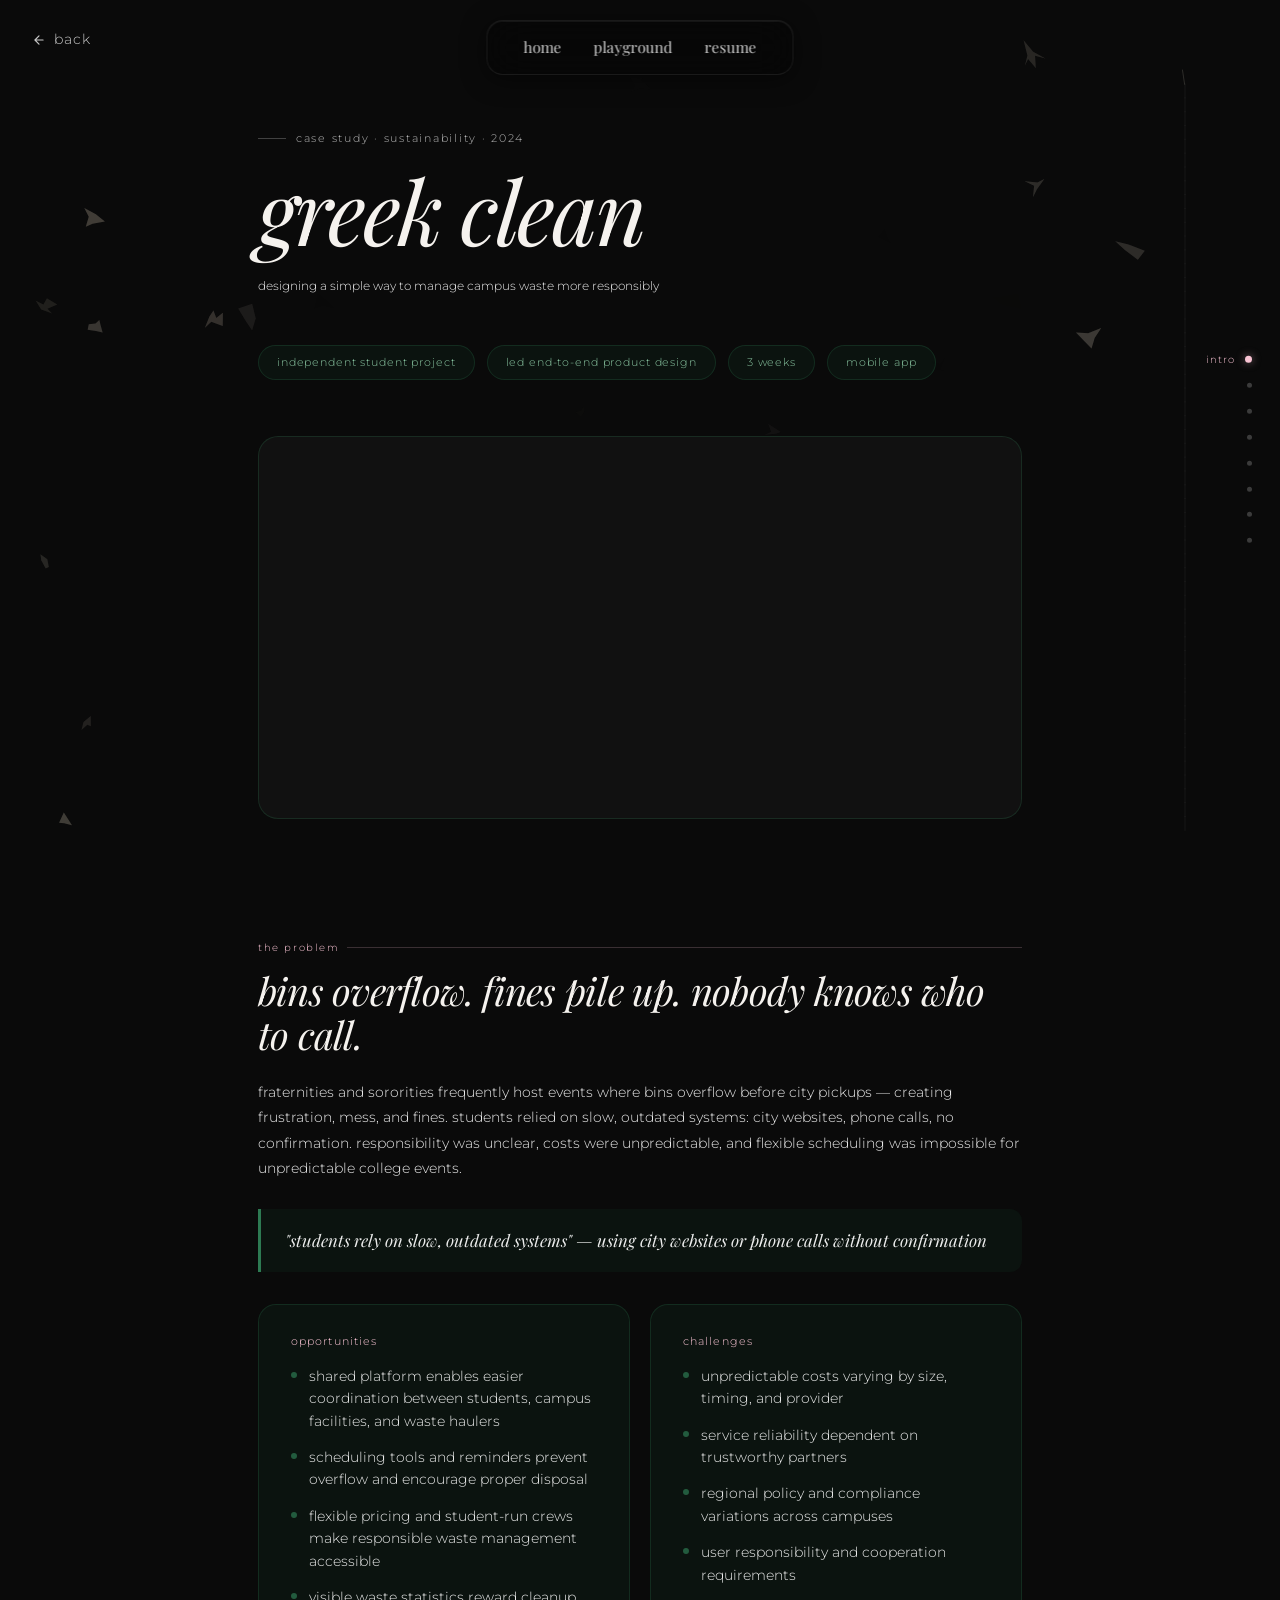
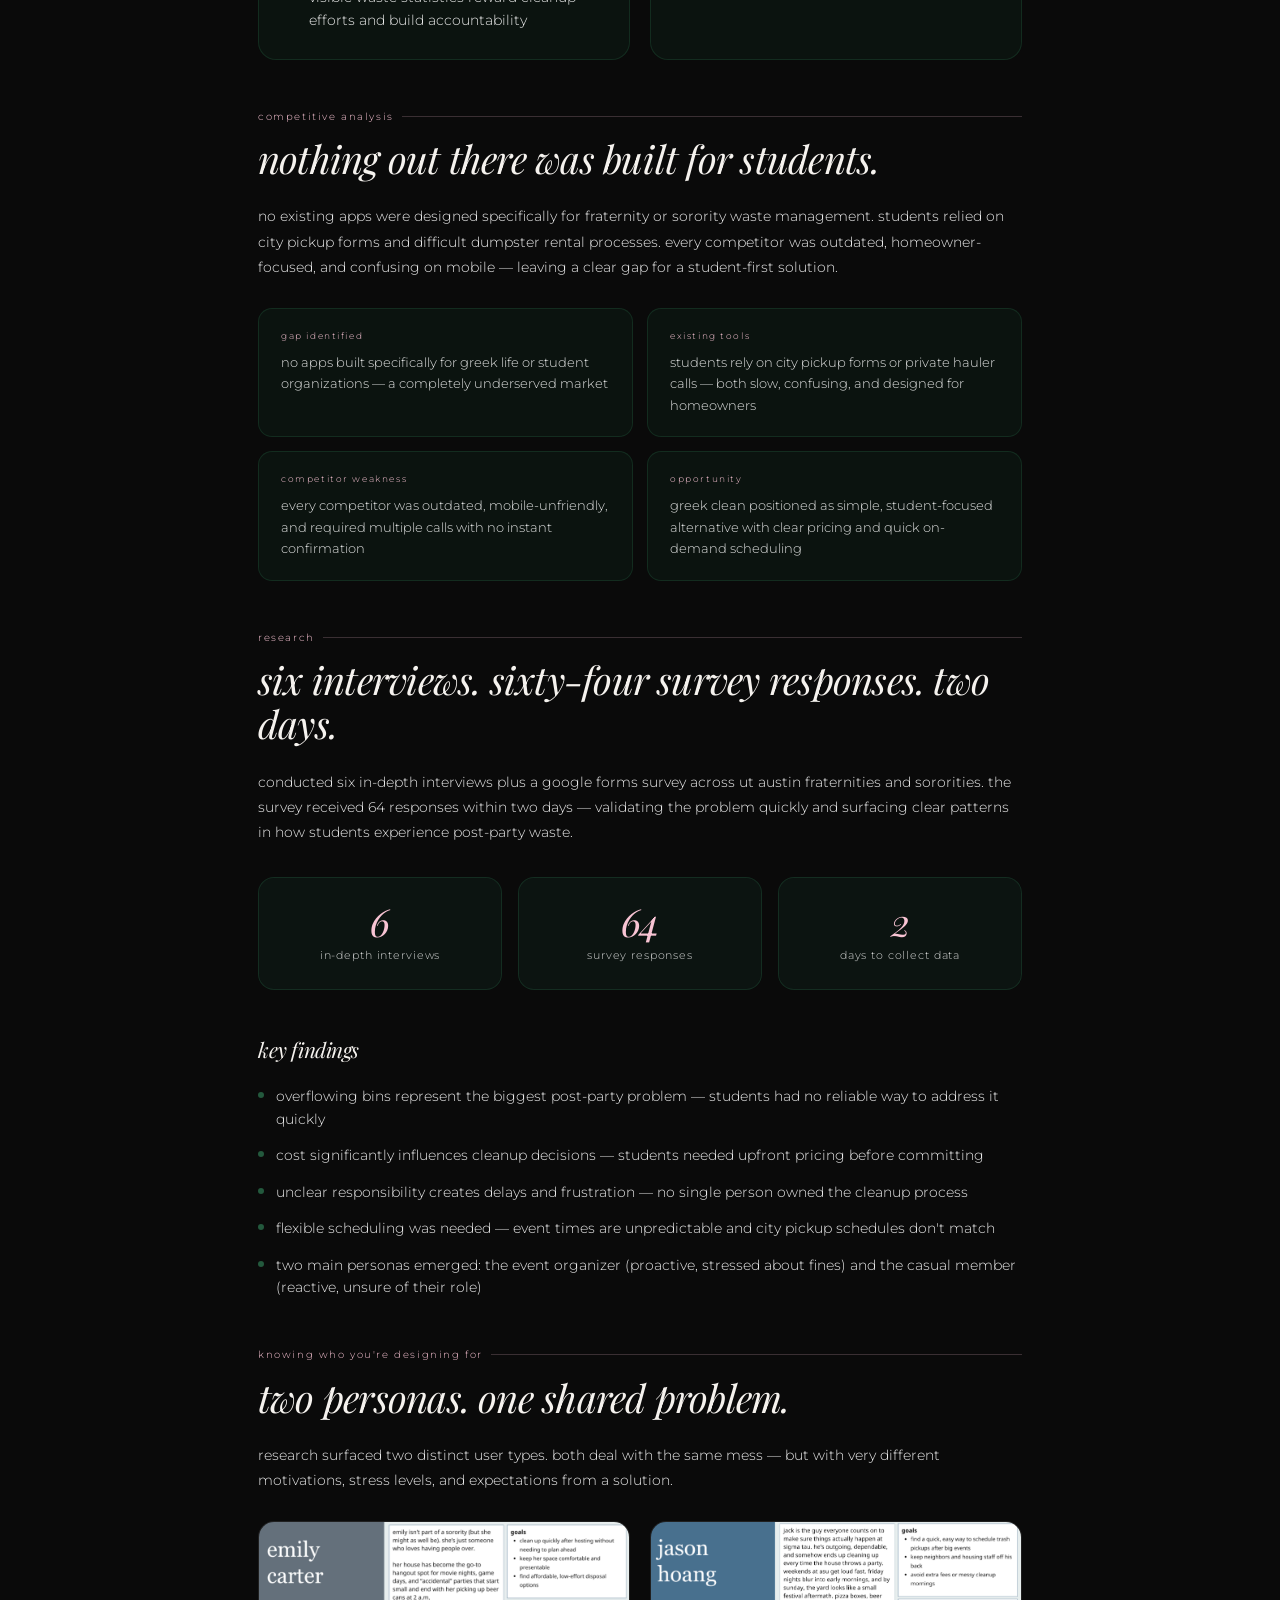
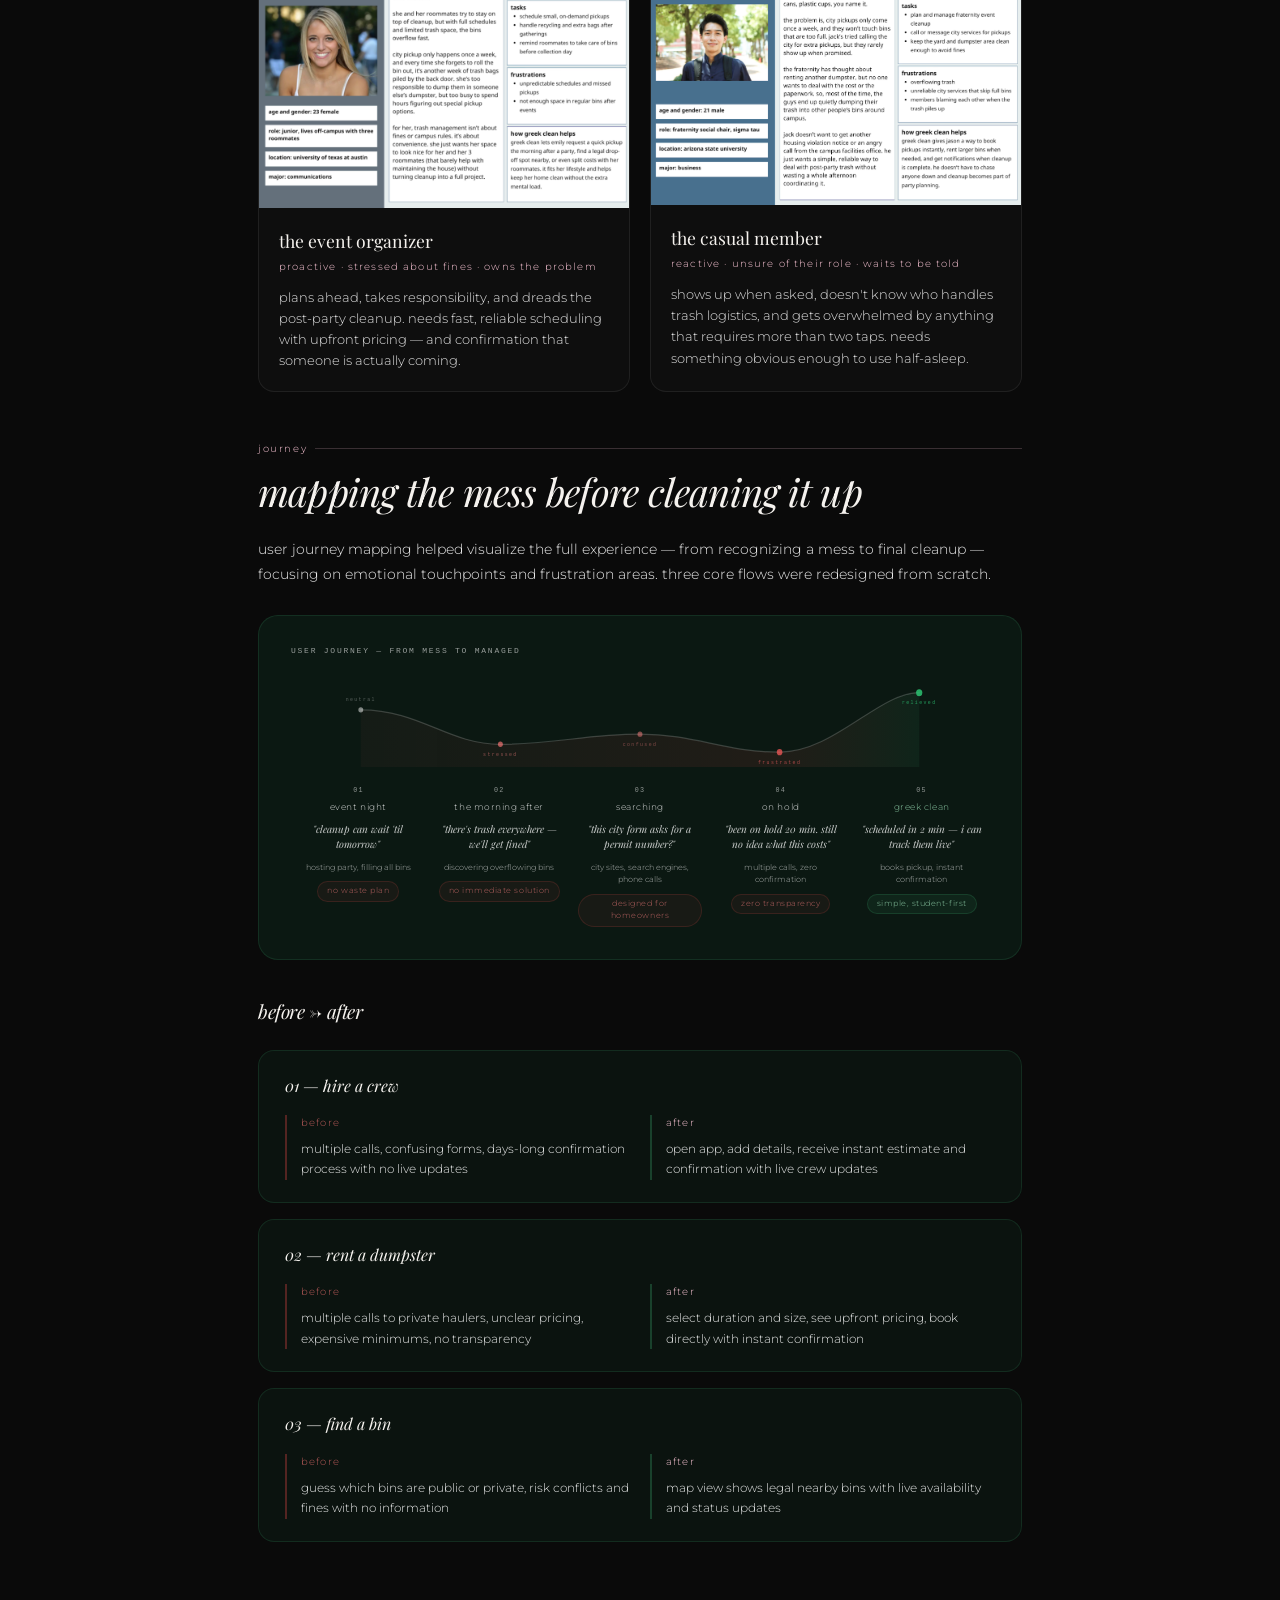
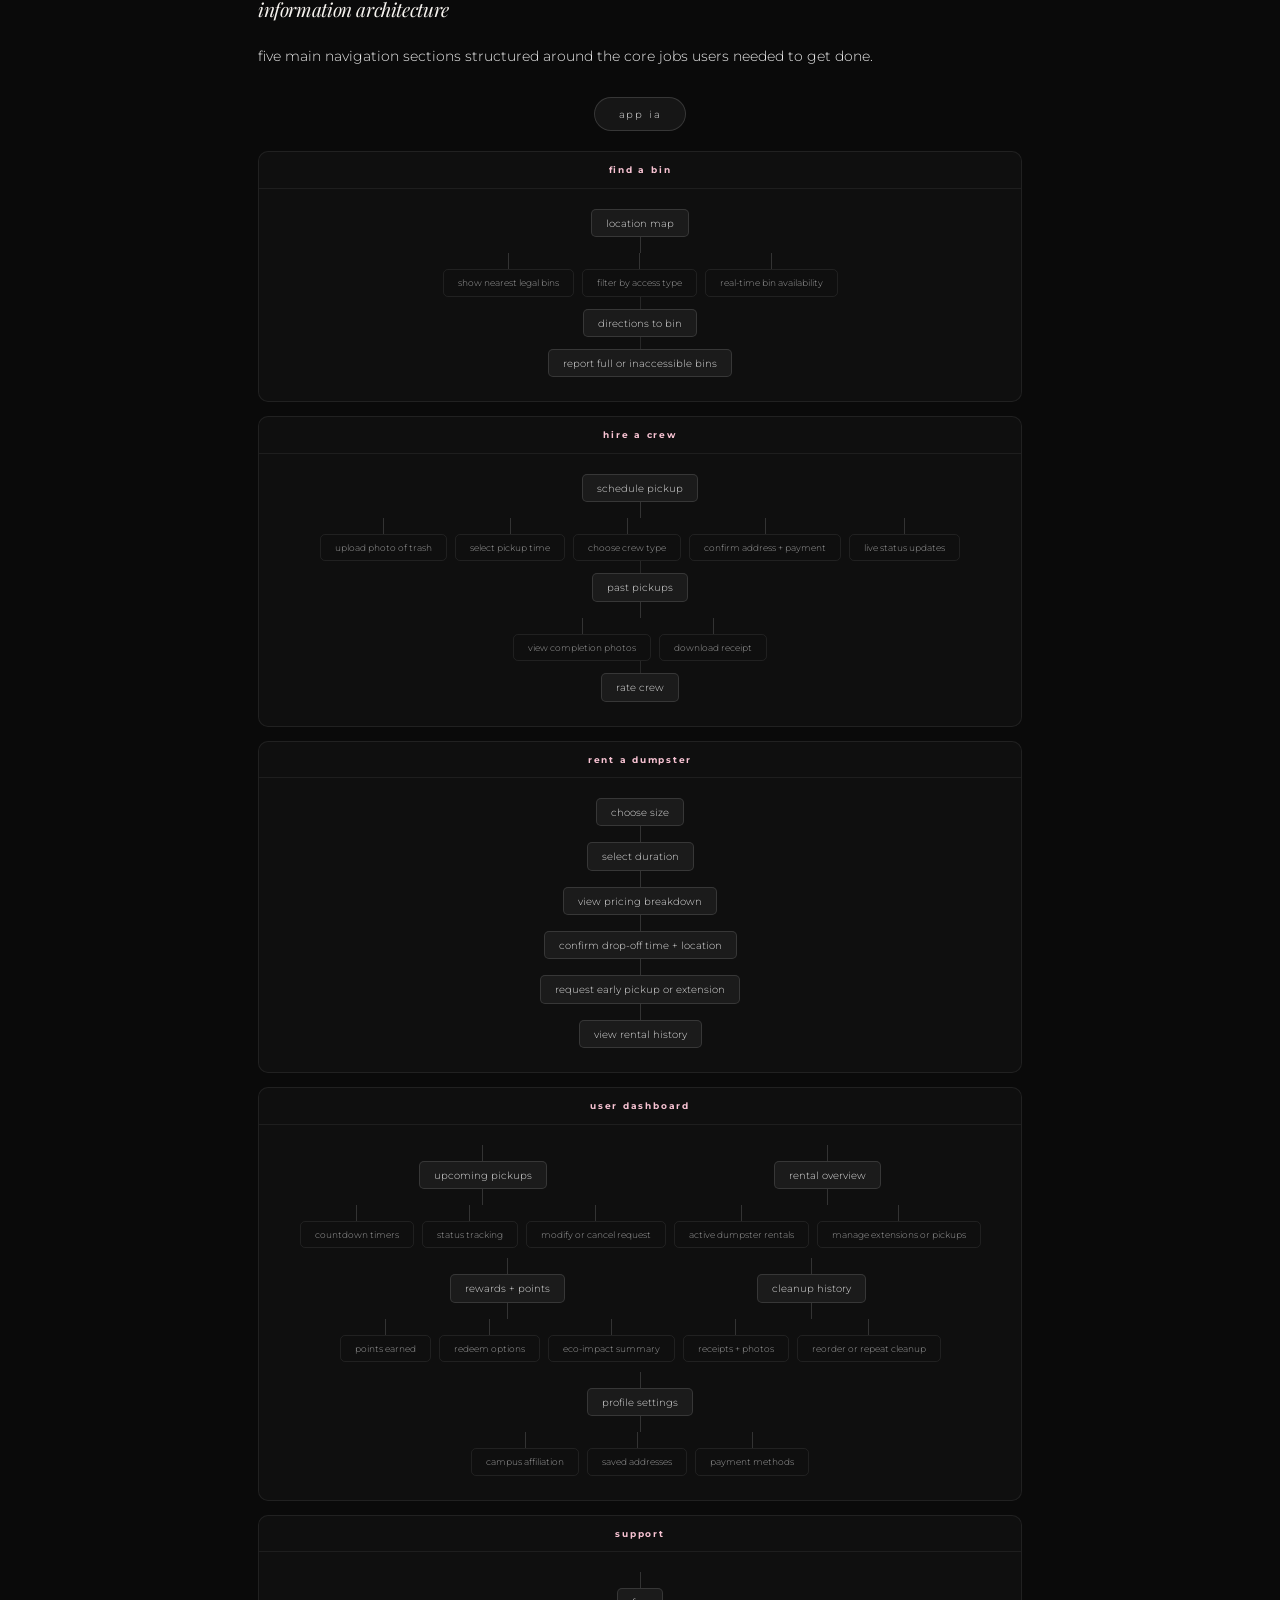
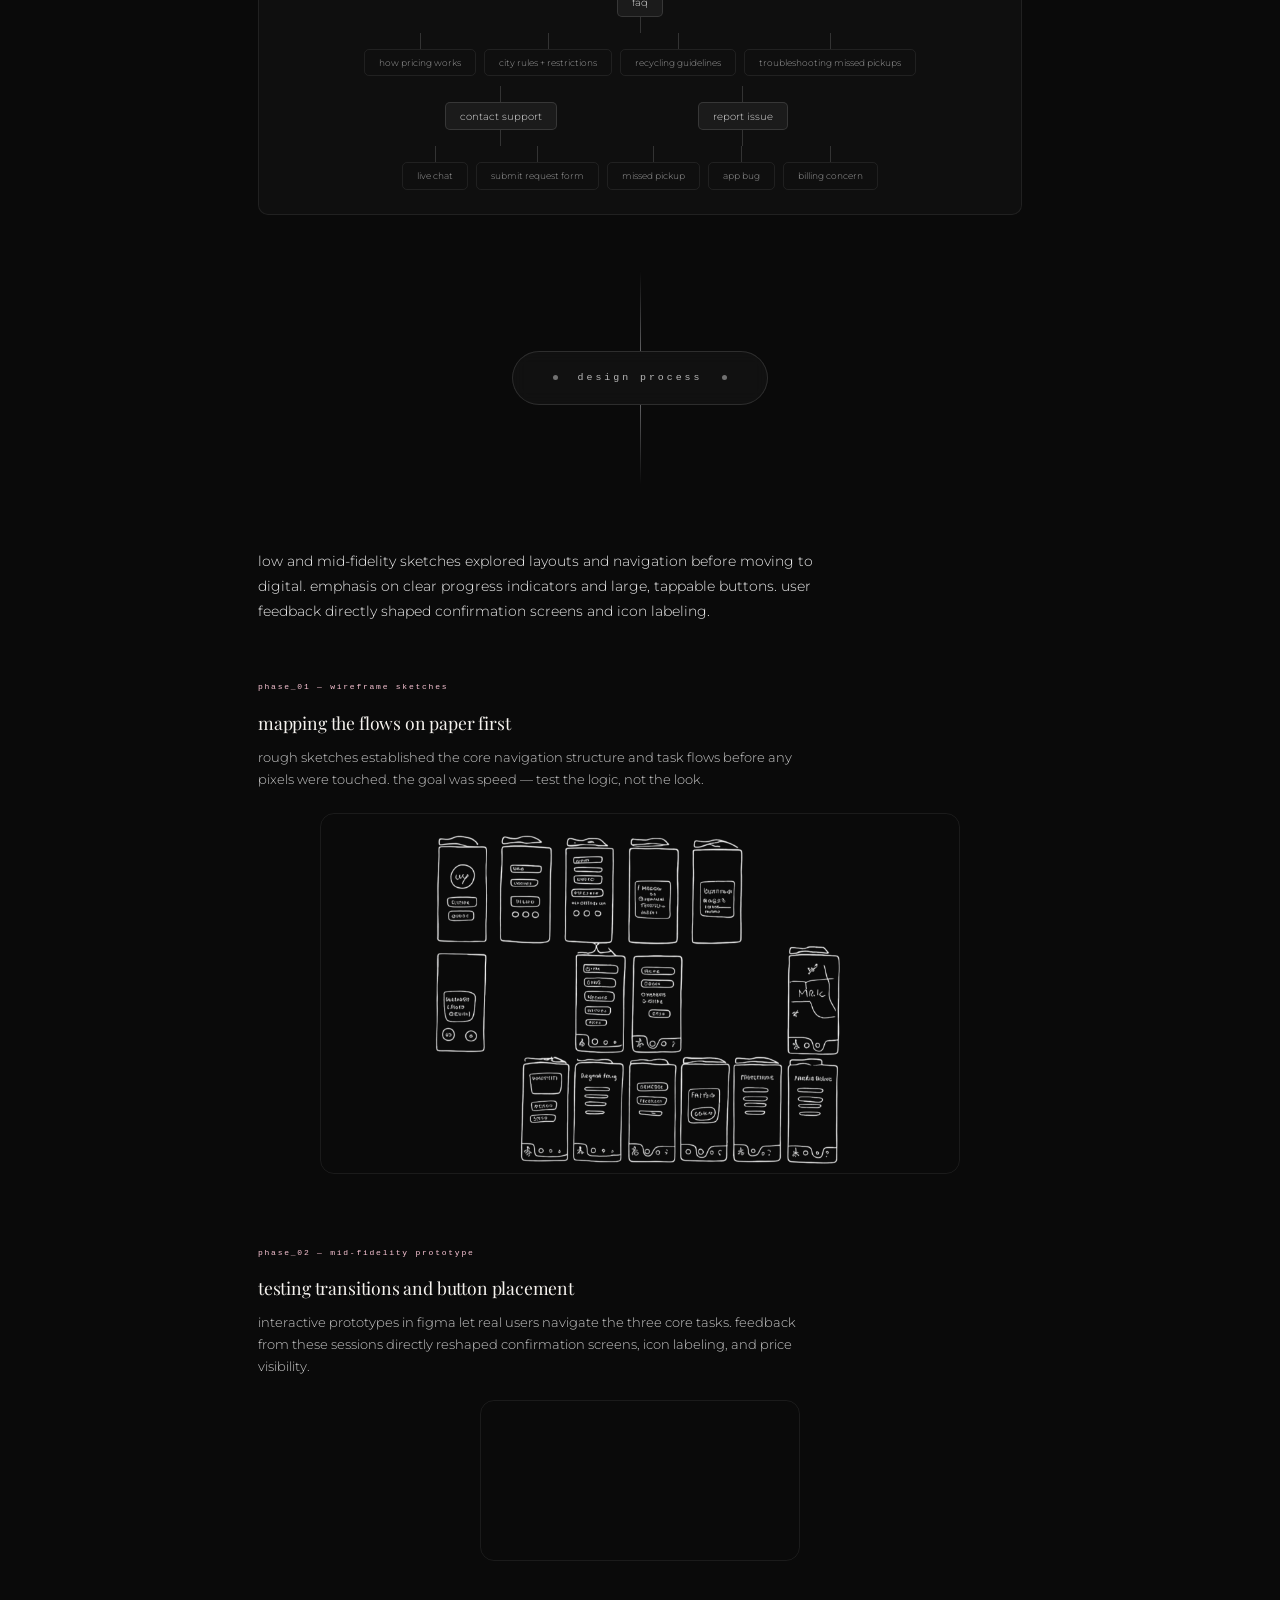
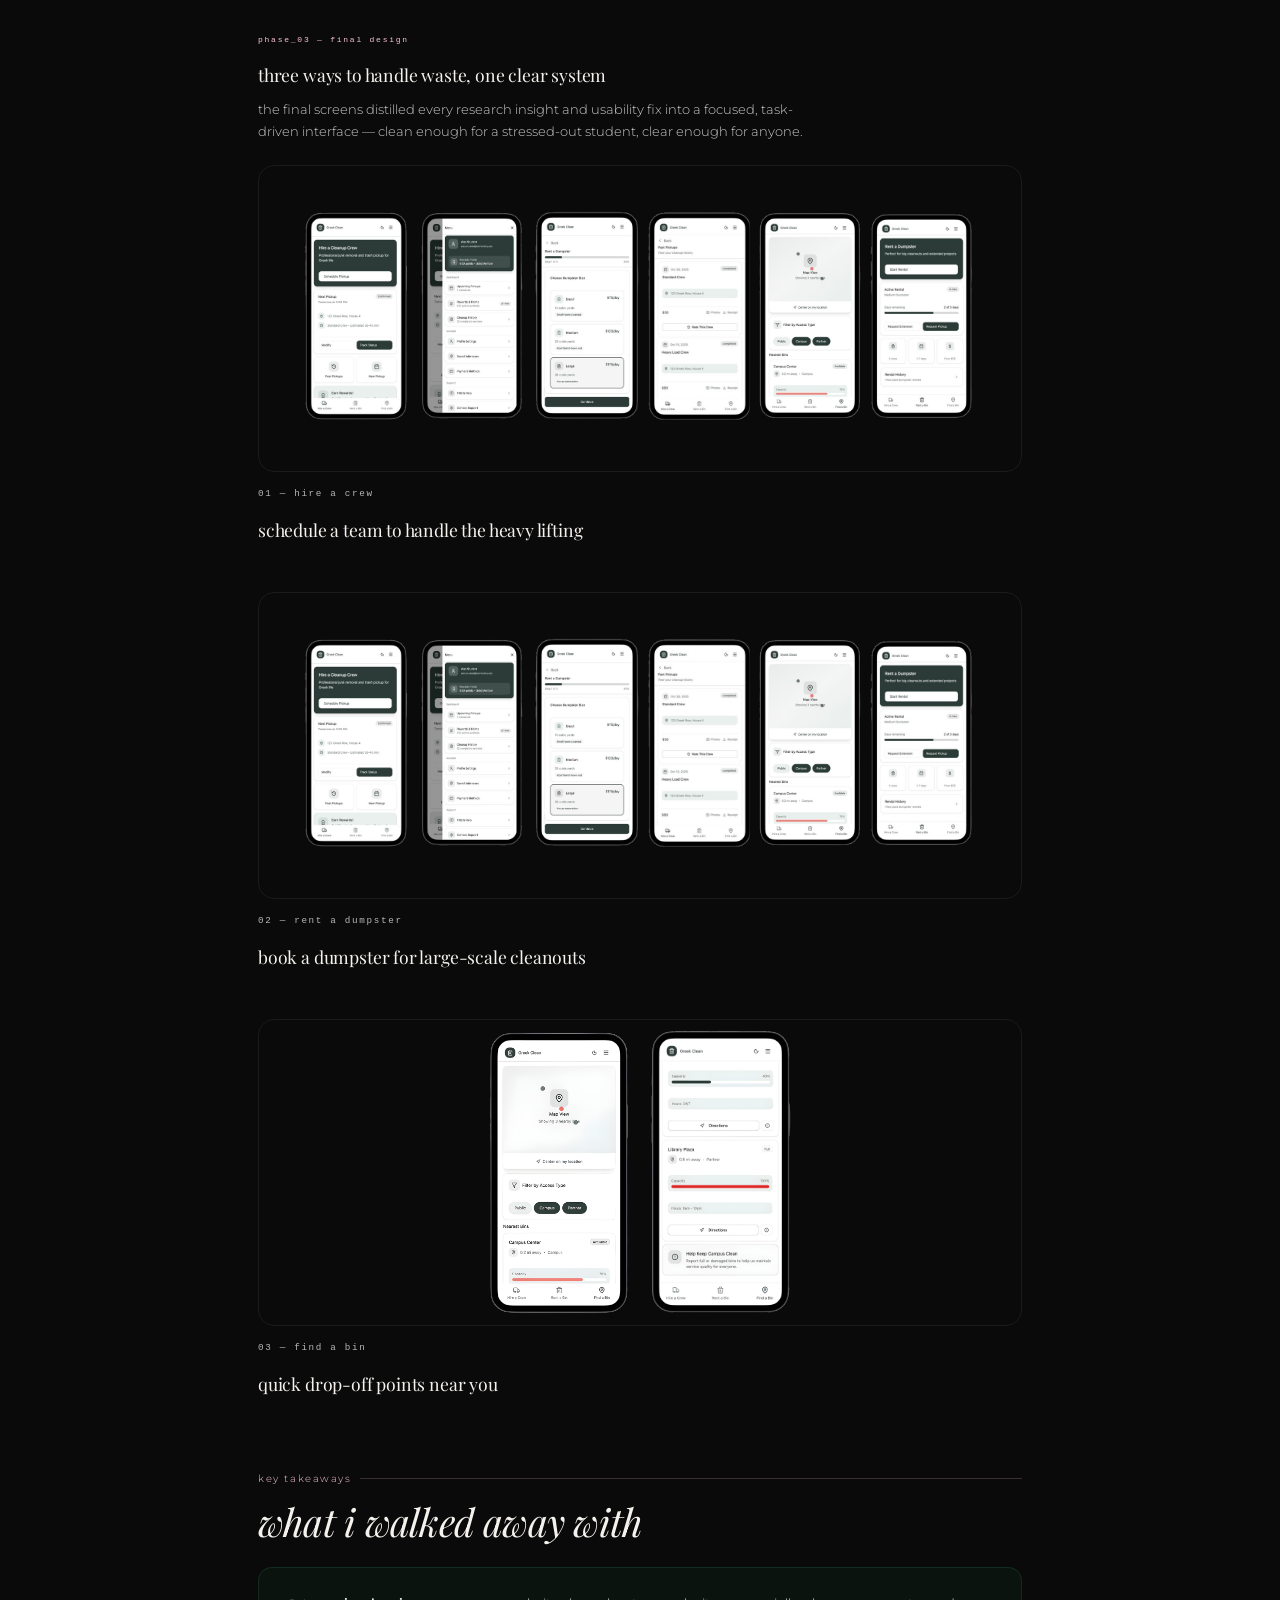
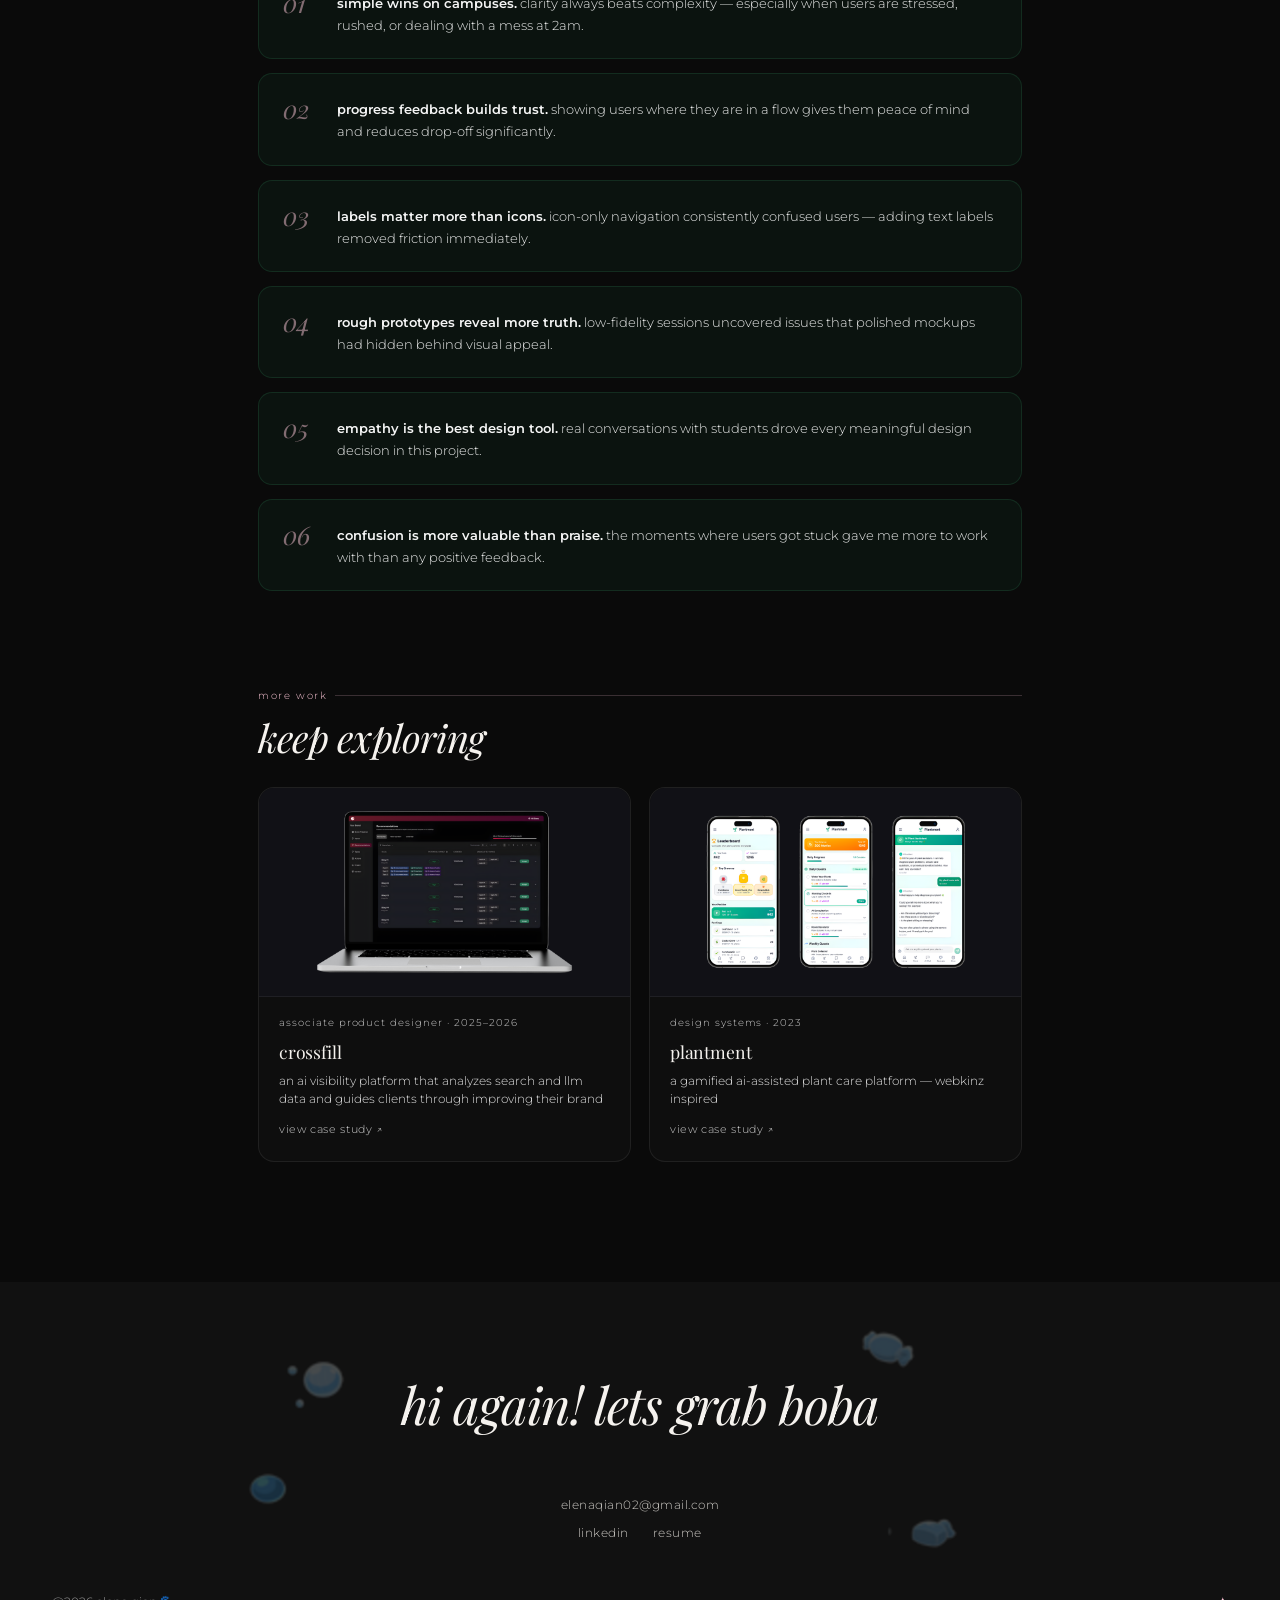
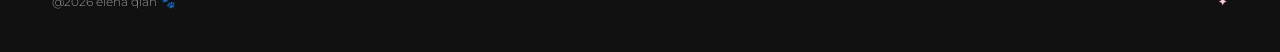
<file: greekclean.html>
<!DOCTYPE html>
<html lang="en">
<head>
  <meta charset="UTF-8" />
  <link rel="icon" href="images/finalcat.png" type="image/png">
  <meta name="viewport" content="width=device-width, initial-scale=1.0"/>
  <title>Greek Clean — Elena Qian</title>
  <link rel="stylesheet" href="css/style.css" />
  <link href="https://fonts.googleapis.com/css2?family=Montserrat:ital,wght@0,300;0,400;0,500;0,600;0,700;1,300;1,400&family=Playfair+Display:ital,wght@0,400;0,500;1,400;1,500&display=swap" rel="stylesheet"/>
  <style>

    /* ── Greek Clean sustainability palette ── */
    :root {
      --gc: #2d7a52;
      --gc-deep: #163d2e;
      --gc-warm: rgba(20,60,42,0.18);
      --gc-border: rgba(45,122,82,0.25);
      --gc-text: #88c4a0;
    }

    /* ── Progress bar ── */
    .gc-progress {
      position: fixed; top: 0; left: 0;
      height: 2px; width: 0%;
      background: linear-gradient(90deg, #163d2e, #2d7a52, #4fa878);
      z-index: 9999;
      transition: width 0.1s linear;
    }

    .gc-hero__title-row {
      position: relative;
      display: inline-block;
      max-width: 100%;
    }

    /* ── Trash scene ── */
    @keyframes binTip {
      0%   { transform: scaleX(-1) rotate(0deg); }
      18%  { transform: scaleX(-1) rotate(-55deg); }
      55%  { transform: scaleX(-1) rotate(-55deg); }
      78%  { transform: scaleX(-1) rotate(-6deg); }
      100% { transform: scaleX(-1) rotate(0deg); }
    }
    @keyframes ballDrop {
      0%   { opacity: 0; transform: translate(0,0) rotate(0deg) scale(0.55); }
      7%   { opacity: 0.9; }
      88%  { opacity: 0.55; }
      100% { opacity: 0; transform: translate(var(--bx,20px), var(--by,320px)) rotate(var(--br,280deg)) scale(0.9); }
    }
    .trash-scene {
      position: absolute;
      pointer-events: none;
      user-select: none;
      z-index: 2;
    }
    .trash-bin-wrap {
      transform-origin: center bottom;
      transform: scaleX(-1);
      opacity: 0.52;
      filter: drop-shadow(0 6px 18px rgba(0,0,0,0.5));
    }
    .trash-scene.active .trash-bin-wrap {
      animation: binTip 2.4s cubic-bezier(0.4,0,0.2,1) forwards;
    }
    .trash-ball {
      position: absolute;
      top: 18px; left: 38px;
      width: 9px; height: 9px;
      border-radius: 50%;
      background: rgba(255,255,255,0.75);
      box-shadow: inset -1px -1px 0 rgba(0,0,0,0.1);
      opacity: 0;
    }
    .trash-scene.active .trash-ball {
      animation: ballDrop var(--bd,2s) var(--bdel,0s) ease-in forwards;
    }

    /* ── Back link ── */
    .cs-back {
      position: fixed; top: 28px; left: 32px; z-index: 200;
      display: flex; align-items: center; gap: 8px;
      font-family: var(--sans); font-size: 0.9rem;
      letter-spacing: 0.08em; color: rgba(255,255,255,0.78);
      text-decoration: none; transition: color 0.2s, gap 0.25s;
    }
    .cs-back:hover { color: var(--text); gap: 12px; }
    @media (max-width: 768px) { .cs-back { display: none; } }

    /* ── Page wrap ── */
    .gc-page {
      text-transform: lowercase;
      max-width: 860px;
      margin: 0 auto;
      padding: 0 48px 120px;
    }

    /* ── Hero ── */
    .gc-hero {
      padding-top: 130px;
      padding-bottom: 72px;
      position: relative;
    }
    .gc-eyebrow {
      font-family: var(--sans);
      font-size: 0.68rem;
      letter-spacing: 0.16em;
      color: rgba(255,255,255,0.70);
      margin-bottom: 18px;
      display: flex; align-items: center; gap: 10px;
    }
    .gc-eyebrow::before {
      content: '';
      display: inline-block;
      width: 28px; height: 1px;
      background: rgba(255,255,255,0.38);
      opacity: 0.6;
    }
    .gc-hero__title {
      font-family: var(--serif);
      font-size: clamp(3rem, 7vw, 5.5rem);
      font-weight: 400;
      font-style: italic;
      letter-spacing: -0.03em;
      line-height: 1.0;
      color: var(--text);
      margin-bottom: 22px;
    }
    .gc-hero__sub {
      font-family: var(--sans);
      font-size: 0.78rem;
      line-height: 1.65;
      color: rgba(255,255,255,0.92);
      max-width: 540px;
      margin-bottom: 48px;
    }

    /* meta pills */
    .gc-meta {
      display: flex; gap: 12px; flex-wrap: wrap;
    }
    .gc-meta__pill {
      font-family: var(--sans);
      font-size: 0.68rem;
      letter-spacing: 0.08em;
      padding: 8px 18px;
      border-radius: 999px;
      border: 1px solid var(--gc-border);
      background: var(--gc-warm);
      color: #88c4a0;
    }

    /* hero image */
    .gc-hero__img-wrap {
      margin-top: 56px;
      border-radius: 20px;
      overflow: hidden;
      border: 1px solid var(--gc-border);
      background: #111111;
    }
    .gc-hero__img-wrap img {
      width: 100%; display: block;
      filter: brightness(0.96);
    }

    /* ── Section shared ── */
    .gc-section {
      margin-top: 48px;
      position: relative;
    }
    .gc-section-label {
      font-family: var(--sans);
      font-size: 0.62rem;
      letter-spacing: 0.16em;
      color: #f9c4d4;
      margin-bottom: 12px;
      display: flex; align-items: center; gap: 8px;
    }
    .gc-section-label::after {
      content: '';
      flex: 1;
      height: 1px;
      background: rgba(249,196,212,0.2);
    }
    .gc-section-title {
      font-family: var(--serif);
      font-size: clamp(1.6rem, 3vw, 2.4rem);
      font-weight: 400;
      font-style: italic;
      letter-spacing: -0.02em;
      color: var(--text);
      margin-bottom: 24px;
      line-height: 1.15;
    }
    .gc-body {
      font-family: var(--sans);
      font-size: 0.875rem;
      line-height: 1.8;
      color: rgba(255,255,255,0.92);
    }

    /* ── Warm card ── */
    .gc-card {
      background: var(--gc-warm);
      border: 1px solid var(--gc-border);
      border-radius: 18px;
      padding: 28px 32px;
    }

    /* ── Stat row ── */
    .gc-stats {
      display: grid;
      grid-template-columns: repeat(3, 1fr);
      gap: 16px;
      margin-top: 32px;
    }
    .gc-stat {
      background: rgba(22,61,46,0.20);
      border: 1px solid var(--gc-border);
      border-radius: 16px;
      padding: 24px 20px;
      text-align: center;
    }
    .gc-stat__num {
      font-family: var(--serif);
      font-size: 2.4rem;
      font-weight: 400;
      font-style: italic;
      color: #f9c4d4;
      letter-spacing: -0.02em;
      line-height: 1;
      margin-bottom: 6px;
    }
    .gc-stat__label {
      font-family: var(--sans);
      font-size: 0.68rem;
      letter-spacing: 0.08em;
      color: rgba(255,255,255,0.82);
    }

    /* ── Findings list ── */
    .gc-findings {
      list-style: none;
      padding: 0; margin: 0;
      display: flex; flex-direction: column; gap: 14px;
    }
    .gc-findings li {
      display: flex; align-items: flex-start; gap: 12px;
      font-family: var(--sans); font-size: 0.85rem;
      line-height: 1.65; color: rgba(255,255,255,0.92);
    }
    .gc-findings li::before {
      content: '';
      flex-shrink: 0;
      margin-top: 7px;
      width: 6px; height: 6px;
      border-radius: 50%;
      background: var(--gc);
      opacity: 0.7;
    }

    /* ── Two col ── */
    .gc-two-col {
      display: grid;
      grid-template-columns: 1fr 1fr;
      gap: 20px;
      margin-top: 28px;
    }
    .gc-two-col__head {
      font-family: var(--sans);
      font-size: 0.68rem;
      letter-spacing: 0.1em;
      color: #f9c4d4;
      margin-bottom: 14px;
    }

    /* ── Flow comparison ── */
    .gc-flow {
      margin-top: 28px;
      display: flex; flex-direction: column; gap: 16px;
    }
    .gc-flow__row {
      background: var(--gc-warm);
      border: 1px solid var(--gc-border);
      border-radius: 16px;
      padding: 22px 26px;
    }
    .gc-flow__title {
      font-family: var(--serif);
      font-size: 1rem;
      font-style: italic;
      color: var(--text);
      margin-bottom: 16px;
    }
    .gc-flow__compare {
      display: grid;
      grid-template-columns: 1fr 1fr;
      gap: 20px;
    }
    .gc-flow__before {
      border-left: 2px solid rgba(255,80,80,0.3);
      padding-left: 14px;
    }
    .gc-flow__after {
      border-left: 2px solid rgba(45,122,82,0.45);
      padding-left: 14px;
    }
    .gc-flow__tag {
      font-family: var(--sans);
      font-size: 0.6rem;
      letter-spacing: 0.12em;
      margin-bottom: 8px;
    }
    .gc-flow__before .gc-flow__tag { color: rgba(255,120,120,0.7); }
    .gc-flow__after  .gc-flow__tag { color: #f9c4d4; }
    .gc-flow__text {
      font-family: var(--sans);
      font-size: 0.78rem;
      line-height: 1.65;
      color: rgba(255,255,255,0.90);
    }

    /* ── IA Org Chart ── */
    .gc-ia-wrap { margin-top: 28px; }
    .gc-ia-launch { text-align: center; margin-bottom: 20px; }
    .gc-ia-launch span {
      display: inline-block;
      font-family: var(--sans); font-size: 0.62rem; letter-spacing: 0.18em;
      color: rgba(255,255,255,0.88);
      background: rgba(255,255,255,0.05);
      border: 1px solid rgba(255,255,255,0.14);
      border-radius: 999px; padding: 8px 24px;
    }
    /* Each IA section gets its own full-width row */
    .gc-ia-row { display: flex; flex-direction: column; gap: 14px; margin-bottom: 14px; }
    .gc-ia-row--3, .gc-ia-row--2 { }

    /* Section card */
    .gc-ia-card {
      background: rgba(255,255,255,0.025);
      border: 1px solid rgba(255,255,255,0.07);
      border-radius: 10px;
    }
    .gc-ia-card__title {
      font-family: var(--sans); font-size: 0.55rem; font-weight: 700;
      letter-spacing: 0.2em; color: #f9c4d4;
      padding: 11px 16px 10px; text-align: center;
      border-bottom: 1px solid rgba(255,255,255,0.06);
    }
    .gc-ia-card__body { padding: 20px 24px 24px; }

    /* Org chart nodes */
    .gc-oc { display: flex; flex-direction: column; align-items: center; width: 100%; }
    .gc-oc-box {
      font-family: var(--sans); font-size: 0.62rem;
      color: rgba(255,255,255,0.85);
      white-space: normal; text-align: center;
      background: rgba(255,255,255,0.05);
      border: 1px solid rgba(255,255,255,0.12);
      border-radius: 5px; padding: 5px 14px;
      max-width: 200px;
    }
    .gc-oc-box--leaf {
      font-size: 0.58rem; color: rgba(255,255,255,0.58);
      background: transparent; border-color: rgba(255,255,255,0.07);
    }
    /* Connector: vertical line between nodes */
    .gc-oc-down {
      width: 1px; height: 16px;
      background: rgba(255,255,255,0.15); flex-shrink: 0;
    }
    /* Row of child nodes — wraps naturally, horizontal bar auto-sized */
    .gc-oc-children {
      display: flex; flex-wrap: wrap; gap: 10px 8px;
      justify-content: center; width: 100%;
      padding-top: 0; position: relative;
    }
    /* Each child col */
    .gc-oc-child-col {
      display: flex; flex-direction: column; align-items: center;
    }
    .gc-oc-child-col::before {
      content: ''; width: 1px; height: 16px;
      background: rgba(255,255,255,0.15); flex-shrink: 0;
      display: block;
    }
    /* Simple vertical stack of solo items (no branching) */
    .gc-oc-stack {
      display: flex; flex-direction: column; align-items: center; gap: 0;
    }
    .gc-oc-stack-item {
      display: flex; flex-direction: column; align-items: center;
    }
    .gc-oc-stack-item + .gc-oc-stack-item > .gc-oc-box { }
    .gc-oc-gap { height: 10px; width: 1px; background: rgba(255,255,255,0.15); }

    /* ── Testing insights ── */
    .gc-insights {
      display: grid;
      grid-template-columns: 1fr 1fr;
      gap: 14px;
      margin-top: 24px;
    }
    .gc-insight {
      background: var(--gc-warm);
      border: 1px solid var(--gc-border);
      border-radius: 14px;
      padding: 20px 22px;
      font-family: var(--sans);
      font-size: 0.78rem;
      line-height: 1.6;
      color: rgba(255,255,255,0.92);
      display: flex; align-items: flex-start; gap: 10px;
    }
    .gc-insight__dot {
      flex-shrink: 0; margin-top: 5px;
      width: 7px; height: 7px; border-radius: 50%;
      background: var(--gc); opacity: 0.8;
    }

    /* ── Takeaways ── */
    .gc-takeaways {
      display: flex; flex-direction: column; gap: 14px;
      margin-top: 24px;
    }
    .gc-takeaway {
      display: flex; align-items: flex-start; gap: 18px;
      background: var(--gc-warm);
      border: 1px solid var(--gc-border);
      border-radius: 14px;
      padding: 22px 24px;
    }
    .gc-takeaway__num {
      font-family: var(--serif);
      font-size: 1.6rem;
      font-style: italic;
      color: #f9c4d4;
      opacity: 0.5;
      line-height: 1;
      flex-shrink: 0;
      width: 36px;
    }
    .gc-takeaway__text {
      font-family: var(--sans);
      font-size: 0.84rem;
      line-height: 1.65;
      color: rgba(255,255,255,0.92);
      padding-top: 2px;
    }
    .gc-takeaway__text strong {
      color: rgba(255,255,255,0.96);
      font-weight: 600;
    }

    /* ── Blockquote ── */
    .gc-quote {
      border-left: 3px solid var(--gc);
      padding: 18px 24px;
      margin: 28px 0;
      background: var(--gc-warm);
      border-radius: 0 12px 12px 0;
      font-family: var(--serif);
      font-size: 1.05rem;
      font-style: italic;
      color: rgba(255,255,255,0.92);
      line-height: 1.6;
    }


    /* ── Competitive analysis ── */
    .gc-comp-grid {
      display: grid;
      grid-template-columns: repeat(2, 1fr);
      gap: 14px;
      margin-top: 28px;
    }
    .gc-comp-card {
      background: var(--gc-warm);
      border: 1px solid var(--gc-border);
      border-radius: 14px;
      padding: 20px 22px;
    }
    .gc-comp-card__label {
      font-family: var(--sans);
      font-size: 0.55rem;
      letter-spacing: 0.18em;
      color: #f9c4d4;
      margin-bottom: 8px;
    }
    .gc-comp-card__text {
      font-family: var(--sans);
      font-size: 0.82rem;
      line-height: 1.65;
      color: rgba(255,255,255,0.88);
    }

    /* ── Personas ── */
    .gc-persona-grid {
      display: grid;
      grid-template-columns: 1fr 1fr;
      gap: 20px;
      margin-top: 28px;
    }
    .gc-persona-card {
      border-radius: 16px;
      overflow: hidden;
      border: 1px solid rgba(255,255,255,0.07);
      background: rgba(255,255,255,0.02);
    }
    .gc-persona-card img {
      width: 100%; display: block;
    }
    .gc-persona-card__body {
      padding: 18px 20px 20px;
    }
    .gc-persona-card__name {
      font-family: var(--serif);
      font-size: 1.1rem;
      color: var(--text);
      margin-bottom: 4px;
    }
    .gc-persona-card__role {
      font-family: var(--sans);
      font-size: 0.6rem;
      letter-spacing: 0.12em;
      color: #f9c4d4;
      margin-bottom: 12px;
    }
    .gc-persona-card__desc {
      font-family: var(--sans);
      font-size: 0.8rem;
      line-height: 1.65;
      color: rgba(255,255,255,0.88);
    }

    /* ── Scroll nav ── */
    .gc-scroll-nav {
      position: fixed;
      right: 28px;
      top: 50%;
      transform: translateY(-50%);
      display: flex;
      flex-direction: column;
      align-items: flex-end;
      gap: 0;
      z-index: 100;
    }
    .gc-scroll-nav__item {
      display: flex;
      align-items: center;
      gap: 10px;
      padding: 5px 0;
      cursor: pointer;
      text-decoration: none;
      position: relative;
    }
    .gc-scroll-nav__dot {
      width: 5px;
      height: 5px;
      border-radius: 50%;
      background: rgba(255,255,255,0.2);
      flex-shrink: 0;
      transition: background 0.3s, width 0.3s, height 0.3s, box-shadow 0.3s;
    }
    .gc-scroll-nav__label {
      font-family: var(--sans);
      font-size: 0.6rem;
      letter-spacing: 0.1em;
      color: rgba(255,255,255,0.80);
      opacity: 0;
      transform: translateX(6px);
      transition: opacity 0.2s, transform 0.2s;
      white-space: nowrap;
      order: -1;
    }
    .gc-scroll-nav__item:hover .gc-scroll-nav__label {
      opacity: 0.7;
      transform: translateX(0);
    }
    .gc-scroll-nav__item.active .gc-scroll-nav__dot {
      background: #f9c4d4;
      width: 7px;
      height: 7px;
      box-shadow: 0 0 8px rgba(249,196,212,0.5);
    }
    .gc-scroll-nav__item.active .gc-scroll-nav__label {
      opacity: 1;
      transform: translateX(0);
      color: #f9c4d4;
    }
    @media (max-width: 900px) { .gc-scroll-nav { display: none; } }

    /* ── More work section ── */
    .gc-more {
      margin-top: 96px;
    }
    .gc-more__grid {
      display: grid;
      grid-template-columns: 1fr 1fr;
      gap: 18px;
      margin-top: 28px;
    }
    .gc-more-card {
      display: block; text-decoration: none;
      border-radius: 16px;
      border: 1px solid rgba(255,255,255,0.07);
      background: rgba(255,255,255,0.02);
      overflow: hidden;
      transition: border-color 0.25s, background 0.25s, transform 0.3s;
    }
    .gc-more-card:hover {
      border-color: rgba(255,255,255,0.14);
      background: rgba(255,255,255,0.04);
      transform: translateY(-4px);
    }
    .gc-more-card__img {
      width: 100%; aspect-ratio: 16/9;
      object-fit: contain; object-position: center;
      display: block; background: #111116;
      padding: 18px 12px; box-sizing: border-box;
      border-bottom: 1px solid rgba(255,255,255,0.06);
    }
    .gc-more-card__body { padding: 18px 20px 20px; }
    .gc-more-card__tag {
      font-family: var(--sans); font-size: 0.6rem;
      letter-spacing: 0.1em; color: rgba(255,255,255,0.78);
      display: block; margin-bottom: 6px;
    }
    .gc-more-card__title {
      font-family: var(--serif); font-size: 1.1rem;
      font-weight: 400; color: var(--text);
      margin-bottom: 6px; letter-spacing: -0.01em;
    }
    .gc-more-card__desc {
      font-family: var(--sans); font-size: 0.72rem;
      line-height: 1.6; color: rgba(255,255,255,0.88);
    }
    .gc-more-card__link {
      display: inline-flex; align-items: center; gap: 5px;
      margin-top: 12px; font-family: var(--sans);
      font-size: 0.66rem; letter-spacing: 0.06em;
      color: rgba(255,255,255,0.78); transition: color 0.2s;
    }
    .gc-more-card:hover .gc-more-card__link { color: var(--text); }

    @media (max-width: 640px) {
      .gc-page { padding: 0 24px 80px; }
      .gc-stats { grid-template-columns: 1fr 1fr; }
      .gc-two-col { grid-template-columns: 1fr; }
      .gc-flow__compare { grid-template-columns: 1fr; }
      .gc-ia-row--3, .gc-ia-row--2 { }
      .gc-insights { grid-template-columns: 1fr; }
      .gc-more__grid { grid-template-columns: 1fr; }
    }

    /* ── design process showcase ── */
    .gc-design-intro {
      margin-top: 56px;
    }

    /* phase pill */
    .gc-dp-phase {
      display: inline-flex; align-items: center; gap: 10px;
      font-family: var(--mono, monospace); font-size: 0.52rem; letter-spacing: 0.2em;
      color: rgba(255,255,255,0.65); margin-bottom: 20px;
    }
    .gc-dp-phase-num {
      width: 20px; height: 20px; border-radius: 50%;
      border: 1px solid rgba(255,255,255,0.15);
      display: flex; align-items: center; justify-content: center;
      font-size: 0.44rem; color: rgba(255,255,255,0.78);
    }

    /* section beam + badge (same style as plantment hifi) */
    .gc-dp-divider {
      display: flex; flex-direction: column; align-items: center;
      margin: 56px 0 64px; gap: 0;
    }
    .gc-dp-beam {
      width: 1px; height: 80px;
      background: linear-gradient(to bottom, transparent, rgba(220,220,225,0.4));
      transform-origin: top; transform: scaleY(0);
      transition: transform 0.7s cubic-bezier(0.4,0,0.2,1);
    }
    .gc-dp-beam-b {
      width: 1px; height: 80px;
      background: linear-gradient(to bottom, rgba(220,220,225,0.4), transparent);
      transform-origin: top; transform: scaleY(0);
      transition: transform 0.7s cubic-bezier(0.4,0,0.2,1) 0.85s;
    }
    .gc-dp-badge {
      display: flex; align-items: center; gap: 20px;
      padding: 18px 40px;
      border: 1px solid rgba(255,255,255,0.12);
      border-radius: 100px;
      background: rgba(255,255,255,0.03);
      backdrop-filter: blur(8px);
      position: relative; overflow: hidden;
      transform: translateY(16px) scale(0.95); opacity: 0;
      transition: transform 0.65s cubic-bezier(0.34,1.5,0.64,1) 0.4s,
                  opacity 0.4s ease 0.4s;
    }
    .gc-dp-badge::after {
      content: '';
      position: absolute; inset: 0;
      background: linear-gradient(105deg, transparent 30%, rgba(255,255,255,0.09) 50%, transparent 70%);
      transform: translateX(-100%);
    }
    .gc-dp-badge-txt {
      font-family: var(--mono, monospace); font-size: 0.62rem; letter-spacing: 0.3em;
      color: rgba(255,255,255,0.7);
    }
    .gc-dp-dot {
      width: 5px; height: 5px; border-radius: 50%;
      background: rgba(255,255,255,0.4); opacity: 0; transform: scale(0);
      flex-shrink: 0;
      transition: opacity 0.3s ease 0.9s, transform 0.4s cubic-bezier(0.34,1.8,0.64,1) 0.9s;
    }
    .gc-dp-dot:last-child { transition-delay: 1s; }
    .gc-dp-divider.gc-dp-visible .gc-dp-beam { transform: scaleY(1); }
    .gc-dp-divider.gc-dp-visible .gc-dp-beam-b { transform: scaleY(1); }
    .gc-dp-divider.gc-dp-visible .gc-dp-badge {
      transform: translateY(0) scale(1); opacity: 1;
    }
    .gc-dp-divider.gc-dp-visible .gc-dp-badge::after {
      animation: gcShimmer 0.9s ease 1s forwards;
    }
    .gc-dp-divider.gc-dp-visible .gc-dp-dot { opacity: 1; transform: scale(1); }
    @keyframes gcShimmer { to { transform: translateX(260%); } }

    /* phase blocks */
    .gc-dp-block {
      margin-bottom: 72px;
      opacity: 0; transform: translateY(28px);
      transition: opacity 0.6s ease, transform 0.6s cubic-bezier(0.4,0,0.2,1);
    }
    .gc-dp-block.gc-dp-in { opacity: 1; transform: translateY(0); }

    .gc-dp-block-label {
      font-family: var(--mono, monospace); font-size: 0.5rem; letter-spacing: 0.22em;
      color: #f9c4d4; margin-bottom: 14px;
    }
    .gc-dp-block-title {
      font-family: var(--serif, serif); font-size: 1.1rem; font-weight: 400;
      color: var(--text); margin-bottom: 10px; letter-spacing: -0.01em;
    }
    .gc-dp-block-body {
      font-size: 0.8rem; line-height: 1.72; color: rgba(255,255,255,0.78);
      max-width: 560px; margin-bottom: 22px;
    }
    .gc-dp-img {
      width: 100%; border-radius: 14px; display: block;
      border: 1px solid rgba(255,255,255,0.07);
    }
    .gc-dp-img-wide { max-width: 640px; margin: 0 auto; display: block; }
    .gc-dp-video {
      width: 100%; max-width: 320px; border-radius: 14px; display: block;
      border: 1px solid rgba(255,255,255,0.07); margin: 0 auto;
    }

    /* final screens grid */
    .gc-dp-screens {
      display: flex; flex-direction: column; gap: 48px;
      margin-top: 8px;
    }
    .gc-dp-screen {
      display: flex; flex-direction: column; gap: 14px;
    }
    .gc-dp-screen-img-wrap {
      overflow: visible; border-radius: 16px;
      border: 1px solid rgba(255,255,255,0.07);
      transform: translateZ(0);
      position: relative; z-index: 0;
    }
    .gc-dp-screen-img-wrap:hover {
      z-index: 10;
    }
    .gc-dp-screen-img {
      width: 100%; display: block;
      image-rendering: -webkit-optimize-contrast;
      image-rendering: crisp-edges;
      -webkit-backface-visibility: hidden;
      backface-visibility: hidden;
      transform: translateZ(0) scale(1.0001);
      transition: transform 0.5s cubic-bezier(0.4,0,0.2,1);
    }
    .gc-dp-screen-img-wrap:hover .gc-dp-screen-img { transform: translateZ(0) scale(1.25); }
    .gc-dp-screen-lbl {
      font-family: var(--mono, monospace); font-size: 0.58rem; letter-spacing: 0.18em;
      color: rgba(255,255,255,0.7);
    }
    .gc-dp-screen-title {
      font-family: var(--serif, serif); font-size: 1.1rem; font-weight: 400;
      color: var(--text); letter-spacing: -0.01em;
    }
    @media (max-width: 640px) {
      .gc-dp-badge { padding: 14px 24px; }
    }

    /* ── Journey Map ── */
    .gc-journey-map {
      margin-top: 28px;
      margin-bottom: 40px;
      border: 1px solid var(--gc-border);
      border-radius: 20px;
      background: rgba(14,40,28,0.48);
      padding: 28px 32px 32px;
      position: relative;
      overflow: hidden;
    }
    .gc-journey-map-label {
      font-family: var(--mono, monospace);
      font-size: 0.5rem;
      letter-spacing: 0.22em;
      color: rgba(255,255,255,0.58);
      margin-bottom: 20px;
      text-transform: uppercase;
    }
    .gc-journey-curve-wrap svg {
      width: 100%;
      height: 90px;
      display: block;
    }
    .gc-journey-stages {
      display: grid;
      grid-template-columns: repeat(5, 1fr);
      gap: 0 6px;
      margin-top: 18px;
    }
    .gc-journey-stage {
      display: flex;
      flex-direction: column;
      align-items: center;
      text-align: center;
      padding: 0 5px;
    }
    .gc-journey-stage-header {
      display: flex;
      flex-direction: column;
      align-items: center;
      margin-bottom: 9px;
    }
    .gc-journey-num {
      font-family: var(--mono, monospace);
      font-size: 0.42rem;
      letter-spacing: 0.18em;
      color: rgba(255,255,255,0.55);
      margin-bottom: 4px;
    }
    .gc-journey-name {
      font-family: var(--sans);
      font-size: 0.58rem;
      letter-spacing: 0.06em;
      color: rgba(255,255,255,0.82);
      line-height: 1.3;
    }
    .gc-journey-stage:last-child .gc-journey-name { color: #88c4a0; }
    .gc-journey-thought {
      font-family: var(--serif);
      font-size: 0.63rem;
      font-style: italic;
      line-height: 1.55;
      color: rgba(255,255,255,0.78);
      margin-bottom: 8px;
    }
    .gc-journey-action {
      font-family: var(--sans);
      font-size: 0.52rem;
      line-height: 1.5;
      color: rgba(255,255,255,0.65);
      margin-bottom: 8px;
    }
    .gc-journey-tag {
      font-family: var(--sans);
      font-size: 0.47rem;
      letter-spacing: 0.07em;
      padding: 3px 9px;
      border-radius: 999px;
    }
    .gc-journey-pain {
      background: rgba(255,80,80,0.06);
      border: 1px solid rgba(255,80,80,0.14);
      color: rgba(255,130,130,0.68);
    }
    .gc-journey-opp {
      background: rgba(45,122,82,0.14);
      border: 1px solid rgba(45,122,82,0.3);
      color: #88c4a0;
    }
    @media (max-width: 640px) {
      .gc-journey-curve-wrap { display: none; }
      .gc-journey-stages {
        grid-template-columns: 1fr;
        gap: 0;
      }
      .gc-journey-stage {
        align-items: flex-start;
        text-align: left;
        padding: 0 0 24px 40px;
        position: relative;
      }
      .gc-journey-stage-header {
        flex-direction: row;
        align-items: baseline;
        gap: 8px;
        margin-bottom: 8px;
      }
      .gc-journey-num {
        position: absolute;
        left: 0; top: 1px;
        width: 26px; height: 26px;
        border-radius: 50%;
        border: 1px solid rgba(255,255,255,0.12);
        background: rgba(255,255,255,0.03);
        display: flex;
        align-items: center;
        justify-content: center;
        font-size: 0.42rem;
        color: rgba(255,255,255,0.68);
        margin-bottom: 0;
        letter-spacing: 0.05em;
      }
      .gc-journey-stage:last-child .gc-journey-num {
        border-color: rgba(45,122,82,0.35);
        background: rgba(45,122,82,0.08);
        color: #88c4a0;
      }
      .gc-journey-stage:not(:last-child)::after {
        content: '';
        position: absolute;
        left: 12px; top: 27px;
        width: 1px;
        height: calc(100% - 18px);
        background: rgba(255,255,255,0.06);
      }
      .gc-journey-stage:last-child { padding-bottom: 0; }
      .gc-journey-thought { font-size: 0.62rem; }
      .gc-journey-action  { font-size: 0.56rem; }
      .gc-journey-map { padding: 20px 20px 24px; }
    }

  </style>
</head>
<body>
  <div class="bear-follower" aria-hidden="true">
    <svg width="28" height="28" viewBox="0 0 40 40" fill="none" xmlns="http://www.w3.org/2000/svg">
      <path d="M20 0 Q22.5 17.5 40 20 Q22.5 22.5 20 40 Q17.5 22.5 0 20 Q17.5 17.5 20 0Z"
            stroke="url(#cursor-grad)" stroke-width="1.5" fill="none"/>
      <defs>
        <linearGradient id="cursor-grad" x1="0" y1="0" x2="40" y2="40" gradientUnits="userSpaceOnUse">
          <stop offset="0%" stop-color="#a78bfa"/>
          <stop offset="100%" stop-color="#60a5fa"/>
        </linearGradient>
      </defs>
    </svg>
  </div>
  <script>
    (function() {
      var el = document.querySelector('.bear-follower');
      if (!el || ('ontouchstart' in window)) return;
      var x = 0, y = 0, cx = 0, cy = 0;
      document.addEventListener('mousemove', function(e) { cx = e.clientX; cy = e.clientY; });
      el.style.opacity = '0';
      var started = false;
      document.addEventListener('mousemove', function() { if (!started) { started = true; el.style.opacity = '1'; } }, { once: true });
      (function loop() {
        x += (cx - x) * 0.15; y += (cy - y) * 0.15;
        el.style.transform = 'translate(' + (x - 20) + 'px,' + (y - 20) + 'px)';
        requestAnimationFrame(loop);
      })();
    })();
  </script>

  <!-- Scroll-driven particle canvas -->
  <canvas id="gcCanvas" aria-hidden="true" style="
    position: fixed; inset: 0;
    width: 100%; height: 100%;
    pointer-events: none;
    z-index: 0;
    opacity: 0.9;
  "></canvas>

  <!-- Left gutter animation canvas -->
  <canvas id="gcLeft" aria-hidden="true" style="position:fixed;left:0;top:0;height:100%;pointer-events:none;z-index:0;"></canvas>
  <!-- Right gutter animation canvas -->
  <canvas id="gcRight" aria-hidden="true" style="position:fixed;right:0;top:0;height:100%;pointer-events:none;z-index:0;"></canvas>

  <div class="gc-progress" id="gcProgress"></div>

  <a href="/" class="cs-back">
    <svg width="14" height="14" viewBox="0 0 24 24" fill="none" stroke="currentColor" stroke-width="2" stroke-linecap="round" stroke-linejoin="round"><path d="M19 12H5M12 5l-7 7 7 7"/></svg>
    back
  </a>

  <nav id="nav">
    <div class="nav-pill">
      <a href="/" class="nav-link">home</a>
      <a href="playground.html" class="nav-link">playground</a>
      <a href="resume.html" class="nav-link">resume</a>
    </div>
  </nav>

  <nav class="gc-scroll-nav" id="gcScrollNav">
    <a href="#gc-hero"     class="gc-scroll-nav__item active"><span class="gc-scroll-nav__dot"></span><span class="gc-scroll-nav__label">intro</span></a>
    <a href="#problem"     class="gc-scroll-nav__item"><span class="gc-scroll-nav__dot"></span><span class="gc-scroll-nav__label">problem</span></a>
    <a href="#competitive" class="gc-scroll-nav__item"><span class="gc-scroll-nav__dot"></span><span class="gc-scroll-nav__label">competitive</span></a>
    <a href="#research"    class="gc-scroll-nav__item"><span class="gc-scroll-nav__dot"></span><span class="gc-scroll-nav__label">research</span></a>
    <a href="#personas"    class="gc-scroll-nav__item"><span class="gc-scroll-nav__dot"></span><span class="gc-scroll-nav__label">personas</span></a>
    <a href="#design"      class="gc-scroll-nav__item"><span class="gc-scroll-nav__dot"></span><span class="gc-scroll-nav__label">design</span></a>
    <a href="#testing"     class="gc-scroll-nav__item"><span class="gc-scroll-nav__dot"></span><span class="gc-scroll-nav__label">testing</span></a>
    <a href="#takeaways"   class="gc-scroll-nav__item"><span class="gc-scroll-nav__dot"></span><span class="gc-scroll-nav__label">takeaways</span></a>
  </nav>

  <main class="gc-page">

    <!-- ══════════════════════════
         HERO
    ══════════════════════════ -->
    <section class="gc-hero" id="gc-hero">

      <div class="gc-eyebrow">case study · sustainability · 2024</div>
      <div class="gc-hero__title-row">
        <h1 class="gc-hero__title">greek clean</h1>
      </div>
      <p class="gc-hero__sub">designing a simple way to manage campus waste more responsibly</p>

      <div class="gc-meta">
        <span class="gc-meta__pill">independent student project</span>
        <span class="gc-meta__pill">led end-to-end product design</span>
        <span class="gc-meta__pill">3 weeks</span>
        <span class="gc-meta__pill">mobile app</span>
      </div>

      <div class="gc-hero__img-wrap">
        <video id="gcHeroVid" src="videos/greekclean.mp4" autoplay loop muted playsinline preload="auto" style="width:100%;display:block;"></video>
      </div>

    </section>

    <!-- ══════════════════════════
         THE PROBLEM
    ══════════════════════════ -->
    <section class="gc-section" id="problem">
      <div class="gc-section-label">the problem</div>
      <h2 class="gc-section-title">bins overflow. fines pile up. nobody knows who to call.</h2>

      <p class="gc-body">
        Fraternities and sororities frequently host events where bins overflow before city pickups — creating frustration, mess, and fines. Students relied on slow, outdated systems: city websites, phone calls, no confirmation. Responsibility was unclear, costs were unpredictable, and flexible scheduling was impossible for unpredictable college events.
      </p>

      <div class="gc-quote">
        "students rely on slow, outdated systems" — using city websites or phone calls without confirmation
      </div>

      <div class="gc-two-col" style="margin-top:32px">
        <div class="gc-card">
          <div class="gc-two-col__head">opportunities</div>
          <ul class="gc-findings">
            <li>shared platform enables easier coordination between students, campus facilities, and waste haulers</li>
            <li>scheduling tools and reminders prevent overflow and encourage proper disposal</li>
            <li>flexible pricing and student-run crews make responsible waste management accessible</li>
            <li>visible waste statistics reward cleanup efforts and build accountability</li>
          </ul>
        </div>
        <div class="gc-card">
          <div class="gc-two-col__head">challenges</div>
          <ul class="gc-findings">
            <li>unpredictable costs varying by size, timing, and provider</li>
            <li>service reliability dependent on trustworthy partners</li>
            <li>regional policy and compliance variations across campuses</li>
            <li>user responsibility and cooperation requirements</li>
          </ul>
        </div>
      </div>
    </section>


    <!-- ══════════════════════════
         COMPETITIVE ANALYSIS
    ══════════════════════════ -->
    <section class="gc-section" id="competitive">
      <div class="gc-section-label">competitive analysis</div>
      <h2 class="gc-section-title">nothing out there was built for students.</h2>
      <p class="gc-body">
        No existing apps were designed specifically for fraternity or sorority waste management. Students relied on city pickup forms and difficult dumpster rental processes. Every competitor was outdated, homeowner-focused, and confusing on mobile — leaving a clear gap for a student-first solution.
      </p>
      <div class="gc-comp-grid">
        <div class="gc-comp-card">
          <div class="gc-comp-card__label">gap identified</div>
          <div class="gc-comp-card__text">no apps built specifically for greek life or student organizations — a completely underserved market</div>
        </div>
        <div class="gc-comp-card">
          <div class="gc-comp-card__label">existing tools</div>
          <div class="gc-comp-card__text">students rely on city pickup forms or private hauler calls — both slow, confusing, and designed for homeowners</div>
        </div>
        <div class="gc-comp-card">
          <div class="gc-comp-card__label">competitor weakness</div>
          <div class="gc-comp-card__text">every competitor was outdated, mobile-unfriendly, and required multiple calls with no instant confirmation</div>
        </div>
        <div class="gc-comp-card">
          <div class="gc-comp-card__label">opportunity</div>
          <div class="gc-comp-card__text">greek clean positioned as simple, student-focused alternative with clear pricing and quick on-demand scheduling</div>
        </div>
      </div>
    </section>


    <!-- ══════════════════════════
         RESEARCH
    ══════════════════════════ -->
    <section class="gc-section" id="research">

      <div class="gc-section-label">research</div>
      <h2 class="gc-section-title">six interviews. sixty-four survey responses. two days.</h2>

      <p class="gc-body">
        Conducted six in-depth interviews plus a Google Forms survey across UT Austin fraternities and sororities. The survey received 64 responses within two days — validating the problem quickly and surfacing clear patterns in how students experience post-party waste.
      </p>

      <div class="gc-stats">
        <div class="gc-stat">
          <div class="gc-stat__num">6</div>
          <div class="gc-stat__label">in-depth interviews</div>
        </div>
        <div class="gc-stat">
          <div class="gc-stat__num">64</div>
          <div class="gc-stat__label">survey responses</div>
        </div>
        <div class="gc-stat">
          <div class="gc-stat__num">2</div>
          <div class="gc-stat__label">days to collect data</div>
        </div>
      </div>

      <div class="gc-section-title" style="margin-top:48px;font-size:1.3rem">key findings</div>
      <ul class="gc-findings">
        <li>overflowing bins represent the biggest post-party problem — students had no reliable way to address it quickly</li>
        <li>cost significantly influences cleanup decisions — students needed upfront pricing before committing</li>
        <li>unclear responsibility creates delays and frustration — no single person owned the cleanup process</li>
        <li>flexible scheduling was needed — event times are unpredictable and city pickup schedules don't match</li>
        <li>two main personas emerged: the event organizer (proactive, stressed about fines) and the casual member (reactive, unsure of their role)</li>
      </ul>
    </section>


    <!-- ══════════════════════════
         PERSONAS
    ══════════════════════════ -->
    <section class="gc-section" id="personas">
      <div class="gc-section-label">knowing who you're designing for</div>
      <h2 class="gc-section-title">two personas. one shared problem.</h2>
      <p class="gc-body">
        Research surfaced two distinct user types. Both deal with the same mess — but with very different motivations, stress levels, and expectations from a solution.
      </p>
      <div class="gc-persona-grid">
        <div class="gc-persona-card">
          <img src="images/p1.png" alt="Persona 1 — the event organizer" />
          <div class="gc-persona-card__body">
            <div class="gc-persona-card__name">the event organizer</div>
            <div class="gc-persona-card__role">proactive · stressed about fines · owns the problem</div>
            <div class="gc-persona-card__desc">plans ahead, takes responsibility, and dreads the post-party cleanup. needs fast, reliable scheduling with upfront pricing — and confirmation that someone is actually coming.</div>
          </div>
        </div>
        <div class="gc-persona-card">
          <img src="images/p2.png" alt="Persona 2 — the casual member" />
          <div class="gc-persona-card__body">
            <div class="gc-persona-card__name">the casual member</div>
            <div class="gc-persona-card__role">reactive · unsure of their role · waits to be told</div>
            <div class="gc-persona-card__desc">shows up when asked, doesn't know who handles trash logistics, and gets overwhelmed by anything that requires more than two taps. needs something obvious enough to use half-asleep.</div>
          </div>
        </div>
      </div>
    </section>


    <!-- ══════════════════════════
         DESIGN PROCESS
    ══════════════════════════ -->
    <section class="gc-section" id="design">
      <div class="gc-section-label">journey</div>
      <h2 class="gc-section-title">mapping the mess before cleaning it up</h2>

      <p class="gc-body">
        User journey mapping helped visualize the full experience — from recognizing a mess to final cleanup — focusing on emotional touchpoints and frustration areas. Three core flows were redesigned from scratch.
      </p>

      <div class="gc-journey-map">
        <div class="gc-journey-map-label">user journey — from mess to managed</div>

        <!-- Emotion curve (desktop) -->
        <div class="gc-journey-curve-wrap">
          <svg viewBox="0 0 1000 115" preserveAspectRatio="none" xmlns="http://www.w3.org/2000/svg">
            <defs>
              <linearGradient id="gcJFill" x1="0%" y1="0%" x2="100%" y2="0%">
                <stop offset="0%"   stop-color="rgba(255,110,110,0.04)"/>
                <stop offset="72%"  stop-color="rgba(255,80,80,0.09)"/>
                <stop offset="100%" stop-color="rgba(45,122,82,0.13)"/>
              </linearGradient>
            </defs>
            <!-- Fill under curve -->
            <path d="M 100,42 C 185,42 225,86 300,86 C 378,86 422,73 500,73 C 578,73 622,96 700,96 C 778,96 842,20 900,20 L 900,115 L 100,115 Z"
                  fill="url(#gcJFill)"/>
            <!-- Curve line -->
            <path d="M 100,42 C 185,42 225,86 300,86 C 378,86 422,73 500,73 C 578,73 622,96 700,96 C 778,96 842,20 900,20"
                  fill="none" stroke="rgba(255,255,255,0.18)" stroke-width="1.5" stroke-linecap="round" stroke-linejoin="round"/>
            <!-- Stage dots -->
            <circle cx="100" cy="42" r="3.5" fill="rgba(255,255,255,0.48)"/>
            <circle cx="300" cy="86" r="3.5" fill="rgba(255,120,120,0.65)"/>
            <circle cx="500" cy="73" r="3.5" fill="rgba(255,130,130,0.5)"/>
            <circle cx="700" cy="96" r="4"   fill="rgba(255,90,90,0.72)"/>
            <circle cx="900" cy="20" r="4.5" fill="rgba(45,195,115,0.85)"/>
            <!-- Emotion labels -->
            <text x="100" y="31"  text-anchor="middle" font-size="7" font-family="monospace" fill="rgba(255,255,255,0.32)" letter-spacing="2">NEUTRAL</text>
            <text x="300" y="101" text-anchor="middle" font-size="7" font-family="monospace" fill="rgba(255,130,130,0.52)" letter-spacing="2">STRESSED</text>
            <text x="500" y="88"  text-anchor="middle" font-size="7" font-family="monospace" fill="rgba(255,130,130,0.44)" letter-spacing="2">CONFUSED</text>
            <text x="700" y="111" text-anchor="middle" font-size="7" font-family="monospace" fill="rgba(255,100,100,0.62)" letter-spacing="2">FRUSTRATED</text>
            <text x="900" y="34"  text-anchor="middle" font-size="7" font-family="monospace" fill="rgba(45,195,115,0.78)"  letter-spacing="2">RELIEVED</text>
          </svg>
        </div>

        <!-- Stage details grid -->
        <div class="gc-journey-stages">

          <div class="gc-journey-stage">
            <div class="gc-journey-stage-header">
              <div class="gc-journey-num">01</div>
              <div class="gc-journey-name">event night</div>
            </div>
            <div class="gc-journey-thought">"cleanup can wait 'til tomorrow"</div>
            <div class="gc-journey-action">hosting party, filling all bins</div>
            <span class="gc-journey-tag gc-journey-pain">no waste plan</span>
          </div>

          <div class="gc-journey-stage">
            <div class="gc-journey-stage-header">
              <div class="gc-journey-num">02</div>
              <div class="gc-journey-name">the morning after</div>
            </div>
            <div class="gc-journey-thought">"there's trash everywhere — we'll get fined"</div>
            <div class="gc-journey-action">discovering overflowing bins</div>
            <span class="gc-journey-tag gc-journey-pain">no immediate solution</span>
          </div>

          <div class="gc-journey-stage">
            <div class="gc-journey-stage-header">
              <div class="gc-journey-num">03</div>
              <div class="gc-journey-name">searching</div>
            </div>
            <div class="gc-journey-thought">"this city form asks for a permit number?"</div>
            <div class="gc-journey-action">city sites, search engines, phone calls</div>
            <span class="gc-journey-tag gc-journey-pain">designed for homeowners</span>
          </div>

          <div class="gc-journey-stage">
            <div class="gc-journey-stage-header">
              <div class="gc-journey-num">04</div>
              <div class="gc-journey-name">on hold</div>
            </div>
            <div class="gc-journey-thought">"been on hold 20 min. still no idea what this costs"</div>
            <div class="gc-journey-action">multiple calls, zero confirmation</div>
            <span class="gc-journey-tag gc-journey-pain">zero transparency</span>
          </div>

          <div class="gc-journey-stage">
            <div class="gc-journey-stage-header">
              <div class="gc-journey-num">05</div>
              <div class="gc-journey-name">greek clean</div>
            </div>
            <div class="gc-journey-thought">"scheduled in 2 min — I can track them live"</div>
            <div class="gc-journey-action">books pickup, instant confirmation</div>
            <span class="gc-journey-tag gc-journey-opp">simple, student-first</span>
          </div>

        </div>
      </div>

      <!-- User flow comparison -->
      <div class="gc-section-title" style="margin-top:40px;font-size:1.2rem">before → after</div>

      <div class="gc-flow">

        <div class="gc-flow__row">
          <div class="gc-flow__title">01 — hire a crew</div>
          <div class="gc-flow__compare">
            <div class="gc-flow__before">
              <div class="gc-flow__tag">before</div>
              <div class="gc-flow__text">multiple calls, confusing forms, days-long confirmation process with no live updates</div>
            </div>
            <div class="gc-flow__after">
              <div class="gc-flow__tag">after</div>
              <div class="gc-flow__text">open app, add details, receive instant estimate and confirmation with live crew updates</div>
            </div>
          </div>
        </div>

        <div class="gc-flow__row">
          <div class="gc-flow__title">02 — rent a dumpster</div>
          <div class="gc-flow__compare">
            <div class="gc-flow__before">
              <div class="gc-flow__tag">before</div>
              <div class="gc-flow__text">multiple calls to private haulers, unclear pricing, expensive minimums, no transparency</div>
            </div>
            <div class="gc-flow__after">
              <div class="gc-flow__tag">after</div>
              <div class="gc-flow__text">select duration and size, see upfront pricing, book directly with instant confirmation</div>
            </div>
          </div>
        </div>

        <div class="gc-flow__row">
          <div class="gc-flow__title">03 — find a bin</div>
          <div class="gc-flow__compare">
            <div class="gc-flow__before">
              <div class="gc-flow__tag">before</div>
              <div class="gc-flow__text">guess which bins are public or private, risk conflicts and fines with no information</div>
            </div>
            <div class="gc-flow__after">
              <div class="gc-flow__tag">after</div>
              <div class="gc-flow__text">map view shows legal nearby bins with live availability and status updates</div>
            </div>
          </div>
        </div>

      </div>

      <!-- IA -->
      <div class="gc-section-title" style="margin-top:56px;font-size:1.2rem">information architecture</div>
      <p class="gc-body">Five main navigation sections structured around the core jobs users needed to get done.</p>

      <div class="gc-ia-wrap">

        <div class="gc-ia-launch"><span>app IA</span></div>

        <div class="gc-ia-row gc-ia-row--3">

          <!-- FIND A BIN -->
          <div class="gc-ia-card">
            <div class="gc-ia-card__title">find a bin</div>
            <div class="gc-ia-card__body">
              <div class="gc-oc">
                <div class="gc-oc-box">location map</div>
                <div class="gc-oc-down"></div>
                <div class="gc-oc-children">
                  <div class="gc-oc-child-col"><div class="gc-oc-box gc-oc-box--leaf">show nearest legal bins</div></div>
                  <div class="gc-oc-child-col"><div class="gc-oc-box gc-oc-box--leaf">filter by access type</div></div>
                  <div class="gc-oc-child-col"><div class="gc-oc-box gc-oc-box--leaf">real-time bin availability</div></div>
                </div>
              </div>
              <div style="height:12px;width:1px;background:rgba(255,255,255,0.1);margin:0 auto"></div>
              <div class="gc-oc" style="margin-top:0">
                <div class="gc-oc-box">directions to bin</div>
              </div>
              <div style="height:12px;width:1px;background:rgba(255,255,255,0.1);margin:0 auto"></div>
              <div class="gc-oc">
                <div class="gc-oc-box">report full or inaccessible bins</div>
              </div>
            </div>
          </div>

          <!-- HIRE A CREW -->
          <div class="gc-ia-card">
            <div class="gc-ia-card__title">hire a crew</div>
            <div class="gc-ia-card__body">
              <div class="gc-oc">
                <div class="gc-oc-box">schedule pickup</div>
                <div class="gc-oc-down"></div>
                <div class="gc-oc-children">
                  <div class="gc-oc-child-col"><div class="gc-oc-box gc-oc-box--leaf">upload photo of trash</div></div>
                  <div class="gc-oc-child-col"><div class="gc-oc-box gc-oc-box--leaf">select pickup time</div></div>
                  <div class="gc-oc-child-col"><div class="gc-oc-box gc-oc-box--leaf">choose crew type</div></div>
                  <div class="gc-oc-child-col"><div class="gc-oc-box gc-oc-box--leaf">confirm address + payment</div></div>
                  <div class="gc-oc-child-col"><div class="gc-oc-box gc-oc-box--leaf">live status updates</div></div>
                </div>
              </div>
              <div style="height:12px;width:1px;background:rgba(255,255,255,0.1);margin:0 auto"></div>
              <div class="gc-oc">
                <div class="gc-oc-box">past pickups</div>
                <div class="gc-oc-down"></div>
                <div class="gc-oc-children">
                  <div class="gc-oc-child-col"><div class="gc-oc-box gc-oc-box--leaf">view completion photos</div></div>
                  <div class="gc-oc-child-col"><div class="gc-oc-box gc-oc-box--leaf">download receipt</div></div>
                </div>
              </div>
              <div style="height:12px;width:1px;background:rgba(255,255,255,0.1);margin:0 auto"></div>
              <div class="gc-oc">
                <div class="gc-oc-box">rate crew</div>
              </div>
            </div>
          </div>

          <!-- RENT A DUMPSTER -->
          <div class="gc-ia-card">
            <div class="gc-ia-card__title">rent a dumpster</div>
            <div class="gc-ia-card__body">
              <div class="gc-oc">
                <div class="gc-oc-box">choose size</div>
                <div class="gc-oc-down"></div>
                <div class="gc-oc-box">select duration</div>
                <div class="gc-oc-down"></div>
                <div class="gc-oc-box">view pricing breakdown</div>
                <div class="gc-oc-down"></div>
                <div class="gc-oc-box">confirm drop-off time + location</div>
                <div class="gc-oc-down"></div>
                <div class="gc-oc-box">request early pickup or extension</div>
                <div class="gc-oc-down"></div>
                <div class="gc-oc-box">view rental history</div>
              </div>
            </div>
          </div>

        </div>

        <div class="gc-ia-row gc-ia-row--2">

          <!-- DASHBOARD -->
          <div class="gc-ia-card">
            <div class="gc-ia-card__title">user dashboard</div>
            <div class="gc-ia-card__body">
              <div class="gc-oc">
                <div class="gc-oc-children">
                  <div class="gc-oc-child-col">
                    <div class="gc-oc-box">upcoming pickups</div>
                    <div class="gc-oc-down"></div>
                    <div class="gc-oc-children">
                      <div class="gc-oc-child-col"><div class="gc-oc-box gc-oc-box--leaf">countdown timers</div></div>
                      <div class="gc-oc-child-col"><div class="gc-oc-box gc-oc-box--leaf">status tracking</div></div>
                      <div class="gc-oc-child-col"><div class="gc-oc-box gc-oc-box--leaf">modify or cancel request</div></div>
                    </div>
                  </div>
                  <div class="gc-oc-child-col">
                    <div class="gc-oc-box">rental overview</div>
                    <div class="gc-oc-down"></div>
                    <div class="gc-oc-children">
                      <div class="gc-oc-child-col"><div class="gc-oc-box gc-oc-box--leaf">active dumpster rentals</div></div>
                      <div class="gc-oc-child-col"><div class="gc-oc-box gc-oc-box--leaf">manage extensions or pickups</div></div>
                    </div>
                  </div>
                  <div class="gc-oc-child-col">
                    <div class="gc-oc-box">rewards + points</div>
                    <div class="gc-oc-down"></div>
                    <div class="gc-oc-children">
                      <div class="gc-oc-child-col"><div class="gc-oc-box gc-oc-box--leaf">points earned</div></div>
                      <div class="gc-oc-child-col"><div class="gc-oc-box gc-oc-box--leaf">redeem options</div></div>
                      <div class="gc-oc-child-col"><div class="gc-oc-box gc-oc-box--leaf">eco-impact summary</div></div>
                    </div>
                  </div>
                  <div class="gc-oc-child-col">
                    <div class="gc-oc-box">cleanup history</div>
                    <div class="gc-oc-down"></div>
                    <div class="gc-oc-children">
                      <div class="gc-oc-child-col"><div class="gc-oc-box gc-oc-box--leaf">receipts + photos</div></div>
                      <div class="gc-oc-child-col"><div class="gc-oc-box gc-oc-box--leaf">reorder or repeat cleanup</div></div>
                    </div>
                  </div>
                  <div class="gc-oc-child-col">
                    <div class="gc-oc-box">profile settings</div>
                    <div class="gc-oc-down"></div>
                    <div class="gc-oc-children">
                      <div class="gc-oc-child-col"><div class="gc-oc-box gc-oc-box--leaf">campus affiliation</div></div>
                      <div class="gc-oc-child-col"><div class="gc-oc-box gc-oc-box--leaf">saved addresses</div></div>
                      <div class="gc-oc-child-col"><div class="gc-oc-box gc-oc-box--leaf">payment methods</div></div>
                    </div>
                  </div>
                </div>
              </div>
            </div>
          </div>

          <!-- SUPPORT -->
          <div class="gc-ia-card">
            <div class="gc-ia-card__title">support</div>
            <div class="gc-ia-card__body">
              <div class="gc-oc">
                <div class="gc-oc-children">
                  <div class="gc-oc-child-col">
                    <div class="gc-oc-box">faq</div>
                    <div class="gc-oc-down"></div>
                    <div class="gc-oc-children">
                      <div class="gc-oc-child-col"><div class="gc-oc-box gc-oc-box--leaf">how pricing works</div></div>
                      <div class="gc-oc-child-col"><div class="gc-oc-box gc-oc-box--leaf">city rules + restrictions</div></div>
                      <div class="gc-oc-child-col"><div class="gc-oc-box gc-oc-box--leaf">recycling guidelines</div></div>
                      <div class="gc-oc-child-col"><div class="gc-oc-box gc-oc-box--leaf">troubleshooting missed pickups</div></div>
                    </div>
                  </div>
                  <div class="gc-oc-child-col">
                    <div class="gc-oc-box">contact support</div>
                    <div class="gc-oc-down"></div>
                    <div class="gc-oc-children">
                      <div class="gc-oc-child-col"><div class="gc-oc-box gc-oc-box--leaf">live chat</div></div>
                      <div class="gc-oc-child-col"><div class="gc-oc-box gc-oc-box--leaf">submit request form</div></div>
                    </div>
                  </div>
                  <div class="gc-oc-child-col">
                    <div class="gc-oc-box">report issue</div>
                    <div class="gc-oc-down"></div>
                    <div class="gc-oc-children">
                      <div class="gc-oc-child-col"><div class="gc-oc-box gc-oc-box--leaf">missed pickup</div></div>
                      <div class="gc-oc-child-col"><div class="gc-oc-box gc-oc-box--leaf">app bug</div></div>
                      <div class="gc-oc-child-col"><div class="gc-oc-box gc-oc-box--leaf">billing concern</div></div>
                    </div>
                  </div>
                </div>
              </div>
            </div>
          </div>

        </div>
      </div>

      <!-- Design Process Grand Entrance -->
      <div class="gc-design-intro">

        <!-- Divider badge -->
        <div class="gc-dp-divider" id="gcDpDivider">
          <div class="gc-dp-beam"></div>
          <div class="gc-dp-badge">
            <div class="gc-dp-dot"></div>
            <div class="gc-dp-badge-txt">design process</div>
            <div class="gc-dp-dot"></div>
          </div>
          <div class="gc-dp-beam-b"></div>
        </div>

        <p class="gc-body" style="margin-bottom:56px;max-width:600px">
          Low and mid-fidelity sketches explored layouts and navigation before moving to digital. Emphasis on clear progress indicators and large, tappable buttons. User feedback directly shaped confirmation screens and icon labeling.
        </p>

        <!-- Phase 01 — Wireframe Sketches -->
        <div class="gc-dp-block" id="gcDpBlock1">
          <div class="gc-dp-block-label">phase_01 — wireframe sketches</div>
          <h3 class="gc-dp-block-title">mapping the flows on paper first</h3>
          <p class="gc-dp-block-body">rough sketches established the core navigation structure and task flows before any pixels were touched. the goal was speed — test the logic, not the look.</p>
          <img src="images/gcsketch.png" alt="wireframe sketches" class="gc-dp-img gc-dp-img-wide">
        </div>

        <!-- Phase 02 — Mid-fidelity Prototype -->
        <div class="gc-dp-block" id="gcDpBlock2">
          <div class="gc-dp-block-label">phase_02 — mid-fidelity prototype</div>
          <h3 class="gc-dp-block-title">testing transitions and button placement</h3>
          <p class="gc-dp-block-body">interactive prototypes in figma let real users navigate the three core tasks. feedback from these sessions directly reshaped confirmation screens, icon labeling, and price visibility.</p>
          <video src="https://framerusercontent.com/assets/bxJru1jjAx4lZ9mM8uzxrgQ1k.mp4" class="gc-dp-video" autoplay loop muted playsinline></video>
        </div>

        <!-- Phase 03 — Final Design -->
        <div class="gc-dp-block" id="gcDpBlock3">
          <div class="gc-dp-block-label">phase_03 — final design</div>
          <h3 class="gc-dp-block-title">three ways to handle waste, one clear system</h3>
          <p class="gc-dp-block-body">the final screens distilled every research insight and usability fix into a focused, task-driven interface — clean enough for a stressed-out student, clear enough for anyone.</p>
          <div class="gc-dp-screens">
            <div class="gc-dp-screen">
              <div class="gc-dp-screen-img-wrap">
                <img src="images/rentdump.svg" alt="hire a crew" class="gc-dp-screen-img">
              </div>
              <div class="gc-dp-screen-lbl">01 — hire a crew</div>
              <div class="gc-dp-screen-title">schedule a team to handle the heavy lifting</div>
            </div>
            <div class="gc-dp-screen">
              <div class="gc-dp-screen-img-wrap">
                <img src="images/rentdump.svg" alt="rent a dumpster" class="gc-dp-screen-img">
              </div>
              <div class="gc-dp-screen-lbl">02 — rent a dumpster</div>
              <div class="gc-dp-screen-title">book a dumpster for large-scale cleanouts</div>
            </div>
            <div class="gc-dp-screen">
              <div class="gc-dp-screen-img-wrap">
                <img src="images/bin.svg" alt="find a bin" class="gc-dp-screen-img">
              </div>
              <div class="gc-dp-screen-lbl">03 — find a bin</div>
              <div class="gc-dp-screen-title">quick drop-off points near you</div>
            </div>
          </div>
        </div>

      </div>

    </section>




    <!-- ══════════════════════════
         KEY TAKEAWAYS
    ══════════════════════════ -->
    <section class="gc-section" id="takeaways">
      <div class="gc-section-label">key takeaways</div>
      <h2 class="gc-section-title">what i walked away with</h2>

      <div class="gc-takeaways">
        <div class="gc-takeaway">
          <div class="gc-takeaway__num">01</div>
          <div class="gc-takeaway__text"><strong>simple wins on campuses.</strong> clarity always beats complexity — especially when users are stressed, rushed, or dealing with a mess at 2am.</div>
        </div>
        <div class="gc-takeaway">
          <div class="gc-takeaway__num">02</div>
          <div class="gc-takeaway__text"><strong>progress feedback builds trust.</strong> showing users where they are in a flow gives them peace of mind and reduces drop-off significantly.</div>
        </div>
        <div class="gc-takeaway">
          <div class="gc-takeaway__num">03</div>
          <div class="gc-takeaway__text"><strong>labels matter more than icons.</strong> icon-only navigation consistently confused users — adding text labels removed friction immediately.</div>
        </div>
        <div class="gc-takeaway">
          <div class="gc-takeaway__num">04</div>
          <div class="gc-takeaway__text"><strong>rough prototypes reveal more truth.</strong> low-fidelity sessions uncovered issues that polished mockups had hidden behind visual appeal.</div>
        </div>
        <div class="gc-takeaway">
          <div class="gc-takeaway__num">05</div>
          <div class="gc-takeaway__text"><strong>empathy is the best design tool.</strong> real conversations with students drove every meaningful design decision in this project.</div>
        </div>
        <div class="gc-takeaway">
          <div class="gc-takeaway__num">06</div>
          <div class="gc-takeaway__text"><strong>confusion is more valuable than praise.</strong> the moments where users got stuck gave me more to work with than any positive feedback.</div>
        </div>
      </div>
    </section>

    <!-- ══════════════════════════
         MORE WORK
    ══════════════════════════ -->
    <div class="gc-more">
      <div class="gc-section-label">more work</div>
      <h2 class="gc-section-title" style="margin-bottom:0">keep exploring</h2>
      <div class="gc-more__grid">

        <a href="crossfill.html" class="gc-more-card">
          <img src="images/crossfill.png" alt="Crossfill" class="gc-more-card__img" />
          <div class="gc-more-card__body">
            <span class="gc-more-card__tag">associate product designer · 2025–2026</span>
            <div class="gc-more-card__title">crossfill</div>
            <div class="gc-more-card__desc">an ai visibility platform that analyzes search and llm data and guides clients through improving their brand</div>
            <div class="gc-more-card__link">view case study ↗</div>
          </div>
        </a>

        <a href="plantment.html" class="gc-more-card">
          <img src="images/plantment.png" alt="Plantment" class="gc-more-card__img" />
          <div class="gc-more-card__body">
            <span class="gc-more-card__tag">design systems · 2023</span>
            <div class="gc-more-card__title">plantment</div>
            <div class="gc-more-card__desc">a gamified ai-assisted plant care platform — webkinz inspired</div>
            <div class="gc-more-card__link">view case study ↗</div>
          </div>
        </a>

      </div>
    </div>

  </main>

  <footer>
    <img src="images/footerr.png" alt="" class="footer-cat-bg" aria-hidden="true">
    <div class="footer-top">
      <h2 class="footer-heading">hi again! lets grab boba</h2>
    </div>
    <div class="footer-contact">
      <div class="footer-links">
        <a href="mailto:elenaqian02@gmail.com">elenaqian02@gmail.com</a>
        <div class="footer-links-row">
          <a href="https://www.linkedin.com/in/elena-qian1/" target="_blank">linkedin</a>
          <a href="resume.html">resume</a>
        </div>
      </div>
    </div>
    <div class="footer-bottom">
      <span>@2026 elena qian 🐾</span>
      <span class="footer-star">✦</span>
    </div>
  </footer>

  <script>
    // ── design process: scroll-triggered entrance ──
    (function() {
      const divider = document.getElementById('gcDpDivider');
      if (divider) {
        new IntersectionObserver(([e]) => {
          if (e.isIntersecting) { divider.classList.add('gc-dp-visible'); }
        }, { threshold: 0.3 }).observe(divider);
      }
      ['gcDpBlock1','gcDpBlock2','gcDpBlock3'].forEach((id, i) => {
        const el = document.getElementById(id);
        if (!el) return;
        new IntersectionObserver(([e]) => {
          if (e.isIntersecting) {
            setTimeout(() => el.classList.add('gc-dp-in'), i * 80);
          }
        }, { threshold: 0.15 }).observe(el);
      });
    })();

    // Progress bar
    window.addEventListener('scroll', function () {
      const doc = document.documentElement;
      const scrolled = doc.scrollTop;
      const total = doc.scrollHeight - doc.clientHeight;
      document.getElementById('gcProgress').style.width = (scrolled / total * 100) + '%';
    });

    // Trash scene IntersectionObserver
    var trashObs = new IntersectionObserver(function(entries) {
      entries.forEach(function(entry) {
        if (entry.isIntersecting) {
          entry.target.classList.add('active');
          trashObs.unobserve(entry.target);
        }
      });
    }, { threshold: 0.25 });
    document.querySelectorAll('.trash-scene').forEach(function(el) {
      trashObs.observe(el);
    });

    // Scroll nav active tracking
    const gcNavItems = document.querySelectorAll('.gc-scroll-nav__item');
    const gcSections = [...gcNavItems].map(el => {
      return document.getElementById(el.getAttribute('href').slice(1));
    }).filter(Boolean);

    const gcObserver = new IntersectionObserver((entries) => {
      entries.forEach(entry => {
        if (entry.isIntersecting) {
          const id = entry.target.id;
          gcNavItems.forEach(item => {
            item.classList.toggle('active', item.getAttribute('href') === '#' + id);
          });
        }
      });
    }, { rootMargin: '-40% 0px -55% 0px' });

    gcSections.forEach(s => gcObserver.observe(s));

    gcNavItems.forEach(item => {
      item.addEventListener('click', function(e) {
        e.preventDefault();
        const target = document.querySelector(item.getAttribute('href'));
        if (target) target.scrollIntoView({ behavior: 'smooth', block: 'start' });
      });
    });
  </script>

  <script>
  // ── Greek Clean: scroll-driven particle story (messy → clean) ──
  (function() {
    const canvas = document.getElementById('gcCanvas');
    if (!canvas) return;
    const ctx = canvas.getContext('2d');

    const isMobile = window.innerWidth <= 768;
    const N = isMobile ? 28 : 72;
    let W, H;
    const particles = [];
    const mouse = { x: -9999, y: -9999 };

    // Track mouse (desktop) + touch (mobile)
    window.addEventListener('mousemove', e => { mouse.x = e.clientX; mouse.y = e.clientY; });
    window.addEventListener('mouseleave', () => { mouse.x = -9999; mouse.y = -9999; });
    window.addEventListener('touchmove', e => {
      mouse.x = e.touches[0].clientX;
      mouse.y = e.touches[0].clientY;
    }, { passive: true });
    window.addEventListener('touchend', () => { mouse.x = -9999; mouse.y = -9999; });

    function resize() {
      W = canvas.width  = window.innerWidth;
      H = canvas.height = window.innerHeight;
      setCleanTargets();
    }

    function setCleanTargets() {
      const cols = Math.round(Math.sqrt(N * (W / H)));
      const rows = Math.ceil(N / cols);
      const sx = W / (cols + 1);
      const sy = H / (rows + 1);
      particles.forEach((p, i) => {
        p.tx = ((i % cols) + 1) * sx;
        p.ty = (Math.floor(i / cols) + 1) * sy;
      });
    }

    function init() {
      for (let i = 0; i < N; i++) {
        const nv = 5 + Math.floor(Math.random() * 4); // 5–8 jagged verts
        particles.push({
          x:  window.innerWidth * 0.28 + Math.random() * window.innerWidth * 0.44,
          y:  -8 - Math.random() * 28,
          vx: (Math.random() - 0.5) * 5.5,
          vy: Math.random() * 0.8,
          gravity:    0.28 + Math.random() * 0.14,
          dropDelay:  Math.floor(i * (18 / N) + Math.random() * 10),
          dropped:    false,
          cx: Math.random() * window.innerWidth,
          cy: Math.random() * window.innerHeight,
          tx: 0, ty: 0,
          baseSize:    Math.random() * 3 + 1.5,
          baseOpacity: Math.random() * 0.18 + 0.07,
          rot:  Math.random() * Math.PI * 2,
          rotV: (Math.random() - 0.5) * 0.025,
          // jagged irregular verts — spiky for dirty feel
          verts: Array.from({ length: nv }, (_, j) => ({
            angle: (j / nv) * Math.PI * 2 + (Math.random() - 0.5) * 1.4,
            r: j % 2 === 0 ? 0.9 + Math.random() * 0.5 : 0.2 + Math.random() * 0.3,
          })),
          // dirty tint channel (0=grey-green, 1=white)
          tint: Math.random(),
          sparkle: 0,
          glowPulse: Math.random() * Math.PI * 2, // phase offset for breathing glow
        });
      }
      setCleanTargets();
    }

    function getProgress() {
      const max = document.documentElement.scrollHeight - window.innerHeight;
      return max > 0 ? Math.min(1, window.scrollY / max) : 0;
    }

    function easeInOut(t) { return t < 0.5 ? 2*t*t : -1 + (4-2*t)*t; }
    function lerp(a, b, t) { return a + (b - a) * t; }
    function clamp(v, lo, hi) { return Math.max(lo, Math.min(hi, v)); }

    function drawIrregular(size, verts) {
      ctx.beginPath();
      verts.forEach((v, j) => {
        const px = Math.cos(v.angle) * size * v.r;
        const py = Math.sin(v.angle) * size * v.r;
        j === 0 ? ctx.moveTo(px, py) : ctx.lineTo(px, py);
      });
      ctx.closePath();
      ctx.fill();
      // jagged stroke for extra grit
      ctx.strokeStyle = 'rgba(255,255,255,0.15)';
      ctx.lineWidth = 0.5;
      ctx.stroke();
    }

    function drawStar(r, points, innerRatio) {
      ctx.beginPath();
      for (let i = 0; i < points * 2; i++) {
        const a   = (i / (points * 2)) * Math.PI * 2 - Math.PI / 2;
        const rad = i % 2 === 0 ? r : r * innerRatio;
        i === 0 ? ctx.moveTo(Math.cos(a)*rad, Math.sin(a)*rad)
                : ctx.lineTo(Math.cos(a)*rad, Math.sin(a)*rad);
      }
      ctx.closePath();
      ctx.fill();
    }

    function drawGlow(x, y, r, color, alpha) {
      const g = ctx.createRadialGradient(x, y, 0, x, y, r);
      g.addColorStop(0,   `rgba(${color},${alpha})`);
      g.addColorStop(0.4, `rgba(${color},${alpha * 0.5})`);
      g.addColorStop(1,   `rgba(${color},0)`);
      ctx.fillStyle = g;
      ctx.beginPath();
      ctx.arc(x, y, r, 0, Math.PI * 2);
      ctx.fill();
    }

    let time = 0;
    let introT = 0;

    // Block rects — fade particles that land behind solid content cards
    let blockRects = [];
    let blockFrame = 0;
    const BLOCK_SEL = '.gc-card,.gc-flow__row,.gc-insight,.gc-takeaway,.gc-comp-card,.gc-stat,.gc-ia-card,.gc-journey-map,.gc-hero__img-wrap,.gc-dp-block,.gc-persona-card,.gc-quote,.gc-more-card,.gc-dp-badge';
    function refreshBlocks() {
      blockRects = Array.from(document.querySelectorAll(BLOCK_SEL)).map(el => el.getBoundingClientRect());
    }
    function isOverBlock(px, py) {
      for (let i = 0; i < blockRects.length; i++) {
        const r = blockRects[i];
        if (px >= r.left && px <= r.right && py >= r.top && py <= r.bottom) return true;
      }
      return false;
    }

    function draw() {
      time += 0.016;
      introT++;
      blockFrame++;
      if (blockFrame % 20 === 0) refreshBlocks(); // refresh every 20 frames

      const progress = getProgress();
      const ease     = easeInOut(clamp(progress * 1.08, 0, 1));
      const sparklePhase = clamp((progress - 0.85) / 0.15, 0, 1); // 0→1 in last 15%

      ctx.clearRect(0, 0, W, H);

      particles.forEach(p => {
        // ── Drop-in gate: hold above screen until staggered delay passes ──
        if (!p.dropped) {
          if (introT < p.dropDelay) return;
          p.dropped = true;
        }

        // Gravity — drives the falling drop; decays fast once particle passes its float target
        if (p.gravity > 0.003) {
          p.vy += p.gravity;
          p.gravity *= (p.y > p.cy) ? 0.84 : 0.974;
        }

        // ── Target position ──
        const tX = lerp(p.cx, p.tx, ease);
        const tY = lerp(p.cy, p.ty, ease);

        // Spring toward blended target — extra sluggish in sparkle phase
        const k = lerp(0.0008, 0.012, ease) * lerp(1, 0.15, sparklePhase);
        p.vx += (tX - p.x) * k;
        p.vy += (tY - p.y) * k;

        // Mouse attraction — particles float toward cursor direction
        const mdx   = mouse.x - p.x;
        const mdy   = mouse.y - p.y;
        const mdist = Math.sqrt(mdx*mdx + mdy*mdy) + 1;
        const mouseStrength = clamp(500 / mdist, 0, 1) * lerp(0.013, 0.003, sparklePhase);
        p.vx += mdx / mdist * mouseStrength;
        p.vy += mdy / mdist * mouseStrength;

        // Chaos jitter fades out (much lighter)
        const jitter = (1 - ease) * 0.07;
        p.vx += (Math.random() - 0.5) * jitter;
        p.vy += (Math.random() - 0.5) * jitter;

        // Heavy damping in sparkle phase = near-still float
        p.vx *= lerp(0.965, lerp(0.986, 0.995, sparklePhase), ease);
        p.vy *= lerp(0.965, lerp(0.986, 0.995, sparklePhase), ease);

        // Clamp speed: wide open during drop, ramps to uniform slow float once gravity fades
        const dropFactor = clamp(p.gravity / 0.04, 0, 1);
        const maxSpd = lerp(lerp(0.55, 0.18, ease), 8, dropFactor);
        const spd = Math.sqrt(p.vx * p.vx + p.vy * p.vy);
        if (spd > maxSpd) { const s = maxSpd / spd; p.vx *= s; p.vy *= s; }

        p.x += p.vx;
        p.y += p.vy;

        // Rotation — very slow, stops completely in clean phase
        p.rot  += p.rotV * (1 - ease * 0.98);
        p.rotV *= lerp(0.997, 0.985, ease);

        // Sparkle — very rare, very slow, very subtle in last 15%
        const sparkleChance = lerp(0.0008, 0.004, sparklePhase);
        if (progress > 0.85 && Math.random() < sparkleChance) p.sparkle = 1;
        p.sparkle *= lerp(0.984, 0.972, sparklePhase); // slow fade
        p.glowPulse += 0.003; // very slow breathing pulse

        // ── Visuals ──
        const size = lerp(p.baseSize * 3.5, p.baseSize * 1.0, ease);
        const baseOp = lerp(p.baseOpacity * 1.1, p.baseOpacity * 1.8, ease);
        const breathe = sparklePhase > 0 ? 1 + Math.sin(p.glowPulse) * 0.1 * sparklePhase : 1;
        const rawOpacity = clamp(baseOp * breathe + p.sparkle * 0.18, 0, 0.62);
        // Fade particles that overlap the content column — keeps text readable
        const distC = Math.abs(p.x - W * 0.5);
        const hC    = Math.min(W * 0.42, 450);
        const cFade = clamp((distC / hC - 0.08) / 0.55, 0, 1);
        // Fade particles out in the lower portion of the page (reduces density toward end)
        const lowerFade = progress > 0.45 ? 1 - clamp((progress - 0.45) * 1.3, 0, 0.60) : 1;
        // Nearly invisible when sitting behind a solid content block
        const blockFade = isOverBlock(p.x, p.y) ? 0.03 : 1;
        const opacity = rawOpacity * lerp(0.08, 1.0, cFade) * lowerFade * blockFade;

        // Dirty tint: grey-brown at low ease, pure white at high ease
        const r255 = Math.round(lerp(lerp(160, 200, p.tint), 255, ease));
        const g255 = Math.round(lerp(lerp(155, 185, p.tint), 255, ease));
        const b255 = Math.round(lerp(lerp(140, 170, p.tint), 255, ease));
        const fillColor = `rgb(${r255},${g255},${b255})`;

        // ── Glow halo in sparkle phase (very subtle) ──
        if (sparklePhase > 0.3 && p.sparkle > 0.3) {
          const glowR  = size * lerp(2, 4.5, p.sparkle);
          const glowA  = clamp(p.sparkle * 0.06 + sparklePhase * 0.015, 0, 0.07);
          drawGlow(p.x, p.y, glowR, '220,240,255', glowA);
        }

        ctx.save();
        ctx.globalAlpha = opacity;
        ctx.fillStyle   = fillColor;
        ctx.translate(p.x, p.y);
        ctx.rotate(p.rot);

        if (ease < 0.3) {
          // ── DIRTY: jagged irregular shards ──
          drawIrregular(size, p.verts);

        } else if (ease < 0.68) {
          // ── TRANSITION: fragment collapsing into order ──
          const t2 = (ease - 0.3) / 0.38;
          const blendSize = size * lerp(1, 0.55, t2);
          // fade from jagged to cross
          ctx.globalAlpha = opacity * (1 - t2);
          drawIrregular(blendSize, p.verts);
          ctx.globalAlpha = opacity * t2;
          ctx.fillStyle = fillColor;
          const w = blendSize * 0.35;
          ctx.beginPath();
          ctx.rect(-blendSize * 0.8, -w, blendSize * 1.6, w*2);
          ctx.rect(-w, -blendSize * 0.8, w*2, blendSize * 1.6);
          ctx.fill();

        } else if (p.sparkle > 0.3 && progress > 0.85) {
          // ── SPARKLE: tiny glowing circle, slow pulse ──
          const sr = size * 0.55;
          // soft outer halo
          const haloA = clamp(p.sparkle * 0.12, 0, 0.14);
          ctx.globalAlpha = haloA;
          ctx.fillStyle = 'rgba(220,240,255,1)';
          ctx.beginPath();
          ctx.arc(0, 0, sr * 3.2, 0, Math.PI * 2);
          ctx.fill();
          // mid glow ring
          ctx.globalAlpha = clamp(p.sparkle * 0.22, 0, 0.26);
          ctx.beginPath();
          ctx.arc(0, 0, sr * 1.7, 0, Math.PI * 2);
          ctx.fill();
          // crisp center dot
          ctx.globalAlpha = clamp(opacity + p.sparkle * 0.28, 0, 0.52);
          ctx.fillStyle = `rgba(230,245,255,1)`;
          ctx.beginPath();
          ctx.arc(0, 0, sr, 0, Math.PI * 2);
          ctx.fill();

        } else {
          // ── CLEAN: crisp small circle with soft edge ──
          const cr = size * 0.6;
          ctx.globalAlpha = opacity * breathe;
          // soft halo
          ctx.fillStyle = `rgba(${r255},${g255},${b255},0.12)`;
          ctx.beginPath();
          ctx.arc(0, 0, cr * 2.2, 0, Math.PI * 2);
          ctx.fill();
          // crisp dot
          ctx.fillStyle = fillColor;
          ctx.globalAlpha = opacity * breathe;
          ctx.beginPath();
          ctx.arc(0, 0, cr, 0, Math.PI * 2);
          ctx.fill();
        }

        ctx.restore();
      });

      requestAnimationFrame(draw);
    }

    resize();
    window.addEventListener('resize', resize);
    init();
    draw();
  })();
  </script>

  <script>
  // ── Gutter animations: left debris organising · right progress line ──
  (function() {
    const LC = document.getElementById('gcLeft');
    const RC = document.getElementById('gcRight');
    if (!LC || !RC) return;
    const lc = LC.getContext('2d');
    const rc = RC.getContext('2d');

    const CONTENT_W = 860;
    let GW = 0, GH = 0, t2 = 0;

    function gprog() {
      const max = document.documentElement.scrollHeight - window.innerHeight;
      return max > 0 ? Math.min(1, window.scrollY / max) : 0;
    }
    function L(a,b,t){ return a+(b-a)*t; }
    function C(v,lo,hi){ return Math.max(lo,Math.min(hi,v)); }
    function eio(t){ return t<0.5?2*t*t:-1+(4-2*t)*t; }

    /* ─── Left: debris particles that organise ─── */
    const LN = 6;
    const ld = [];

    function initLD() {
      ld.length = 0;
      if (GW < 40) return;
      for (let i = 0; i < LN; i++) {
        const nv = 5 + Math.floor(Math.random()*3);
        ld.push({
          x: Math.random()*GW, y: Math.random()*GH,
          vx:(Math.random()-.5)*0.6, vy:(Math.random()-.5)*0.6,
          tx: GW*0.5, ty: (i+0.5)/LN*GH,
          sz: Math.random()*2.4+1.2,
          op: Math.random()*0.22+0.08,
          rot: Math.random()*Math.PI*2,
          rotV:(Math.random()-.5)*0.09,
          tnt: Math.random(),
          verts: Array.from({length:nv},(_,j)=>({
            angle: j/nv*Math.PI*2+(Math.random()-.5)*1.2,
            r: j%2===0 ? 0.85+Math.random()*0.45 : 0.2+Math.random()*0.35
          }))
        });
      }
    }

    function resize() {
      GW = Math.max(0, Math.floor((window.innerWidth - CONTENT_W)/2 - 20));
      GH = window.innerHeight;
      LC.width = GW; LC.height = GH;
      RC.width = GW; RC.height = GH;
      LC.style.width = GW+'px'; RC.style.width = GW+'px';
      LC.style.display = RC.style.display = GW >= 50 ? 'block' : 'none';
      initLD();
    }

    function drawLeft(ease, sp) {
      if (GW < 50) return;
      lc.clearRect(0, 0, GW, GH);
      ld.forEach((p, i) => {
        const k = L(0.003, 0.04, ease);
        p.vx += (p.tx-p.x)*k + (Math.random()-.5)*(1-ease)*0.55;
        p.vy += (p.ty-p.y)*k + (Math.random()-.5)*(1-ease)*0.55;
        p.vx *= L(0.93,0.972,ease); p.vy *= L(0.93,0.972,ease);
        p.x += p.vx; p.y += p.vy;
        p.rot += p.rotV*(1-ease*0.95);

        const size = L(p.sz*3.2, p.sz*0.9, ease);
        const r = Math.round(L(L(155,200,p.tnt), 255, ease));
        const g = Math.round(L(L(150,185,p.tnt), 255, ease));
        const b = Math.round(L(L(135,165,p.tnt), 255, ease));
        const breathe = sp>0 ? 1+Math.sin(t2*2.2+i*0.8)*0.14*sp : 1;
        const alpha = C(p.op*L(1.1,2.0,ease)*breathe, 0, 0.55);

        lc.save();
        lc.globalAlpha = alpha;
        lc.fillStyle = `rgb(${r},${g},${b})`;
        lc.translate(p.x, p.y);
        lc.rotate(p.rot);

        if (ease < 0.65) {
          lc.beginPath();
          p.verts.forEach((v,j)=>{
            const px=Math.cos(v.angle)*size*v.r, py=Math.sin(v.angle)*size*v.r;
            j===0 ? lc.moveTo(px,py) : lc.lineTo(px,py);
          });
          lc.closePath(); lc.fill();
          lc.strokeStyle='rgba(255,255,255,0.11)'; lc.lineWidth=0.4; lc.stroke();
        } else {
          if (sp > 0.4) {
            const gr = lc.createRadialGradient(0,0,0,0,0,size*2.5);
            gr.addColorStop(0, `rgba(210,235,255,${sp*0.04})`);
            gr.addColorStop(1, 'rgba(210,235,255,0)');
            lc.fillStyle = gr;
            lc.beginPath(); lc.arc(0,0,size*2.5,0,Math.PI*2); lc.fill();
          }
          lc.fillStyle = `rgb(${r},${g},${b})`;
          lc.beginPath(); lc.arc(0,0,size*0.65,0,Math.PI*2); lc.fill();
        }
        lc.restore();
      });
    }

    function drawRight(progress, ease, sp) {
      if (GW < 50) return;
      rc.clearRect(0, 0, GW, GH);

      const cx  = Math.round(GW * 0.5);
      const pt  = 70, pb = 70;
      const lH  = GH - pt - pb;
      const pY  = pt + lH * progress;

      /* Vertical line: jagged at dirty → clean smooth */
      const segs = 55;
      rc.lineCap = 'round'; rc.lineWidth = 0.8;
      for (let s = 0; s < segs; s++) {
        const f  = s / segs;
        const sy = pt + f * lH;
        const ey = sy + lH/segs + 0.5;
        if (f > progress) {
          rc.globalAlpha = 0.07;
          rc.strokeStyle = 'rgba(255,255,255,1)';
          rc.beginPath(); rc.moveTo(cx,sy); rc.lineTo(cx,ey); rc.stroke();
          continue;
        }
        const chaos = (1-ease)*Math.sin(t2*2.8+s*0.9)*2.8;
        const segSP = f > 0.82 ? sp : 0;
        const al = C(0.28+ease*0.35+segSP*0.28, 0, 0.8);
        const rv = Math.round(L(175,220,ease));
        const gv = Math.round(L(170,240,ease));
        const bv = Math.round(L(155,255,ease));
        rc.globalAlpha = al;
        rc.strokeStyle = segSP > 0.3 ? `rgba(210,235,255,${al})` : `rgb(${rv},${gv},${bv})`;
        rc.beginPath(); rc.moveTo(cx+chaos,sy); rc.lineTo(cx+chaos*0.15,ey); rc.stroke();
      }

      /* Progress dot (no glow) */
      if (progress > 0.01) {
        rc.globalAlpha = L(0.5,0.92,ease);
        rc.fillStyle = sp>0.5 ? 'rgba(210,235,255,1)'
          : `rgb(${Math.round(L(195,255,ease))},${Math.round(L(190,255,ease))},${Math.round(L(175,255,ease))})`;
        rc.beginPath(); rc.arc(cx,pY,L(3.5,2.2,ease),0,Math.PI*2); rc.fill();
      }

      /* Phase label */
      if (progress > 0.04) {
        const lbs = ['disorder','ordering','resolved','✦'];
        const lbl = lbs[Math.min(Math.floor(progress*lbs.length), lbs.length-1)];
        rc.font = '8px monospace';
        rc.textAlign = 'center';
        rc.globalAlpha = C((progress-0.04)*10, 0, 1) * (ease>0.7 ? 0.55 : 0.32);
        rc.fillStyle = ease>0.7 ? 'rgba(210,235,255,1)' : 'rgba(190,185,172,1)';
        rc.fillText(lbl.toUpperCase(), cx, pY+15);
      }

      rc.globalAlpha = 1;
    }

    function loop2() {
      t2 += 0.016;
      const progress = gprog();
      const ease = eio(C(progress*1.08,0,1));
      const sp   = C((progress-0.85)/0.15, 0, 1);
      drawLeft(ease, sp);
      drawRight(progress, ease, sp);
      requestAnimationFrame(loop2);
    }

    resize();
    window.addEventListener('resize', resize);
    loop2();
  })();
  </script>

  <script>
  // Force autoplay on mobile — iOS Safari needs a direct .play() call
  (function() {
    const v = document.getElementById('gcHeroVid');
    if (!v) return;
    v.muted = true;
    const attempt = () => { v.play().catch(() => {}); };
    attempt();
    // Retry on first touch/scroll in case browser blocked it
    document.addEventListener('touchstart', attempt, { once: true, passive: true });
    document.addEventListener('scroll',     attempt, { once: true, passive: true });
  })();
  </script>

</body>
</html>
</file>
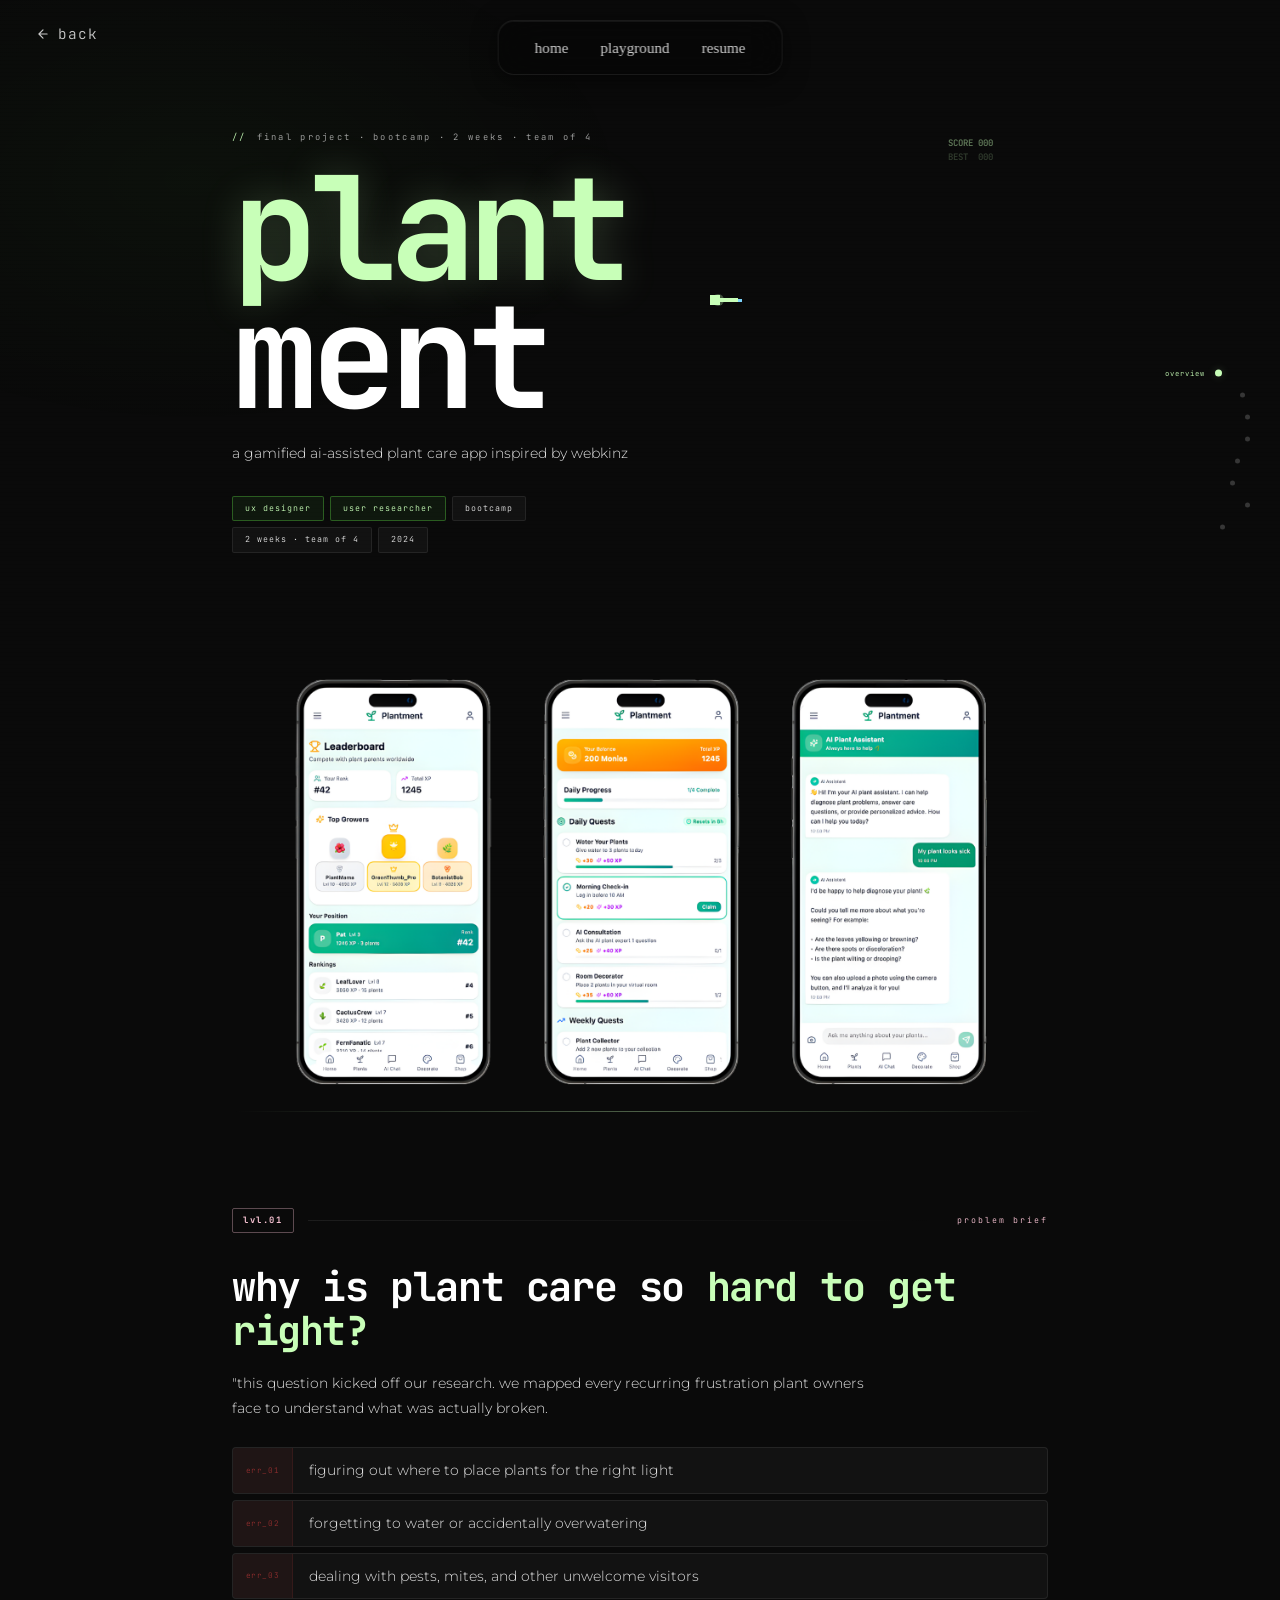
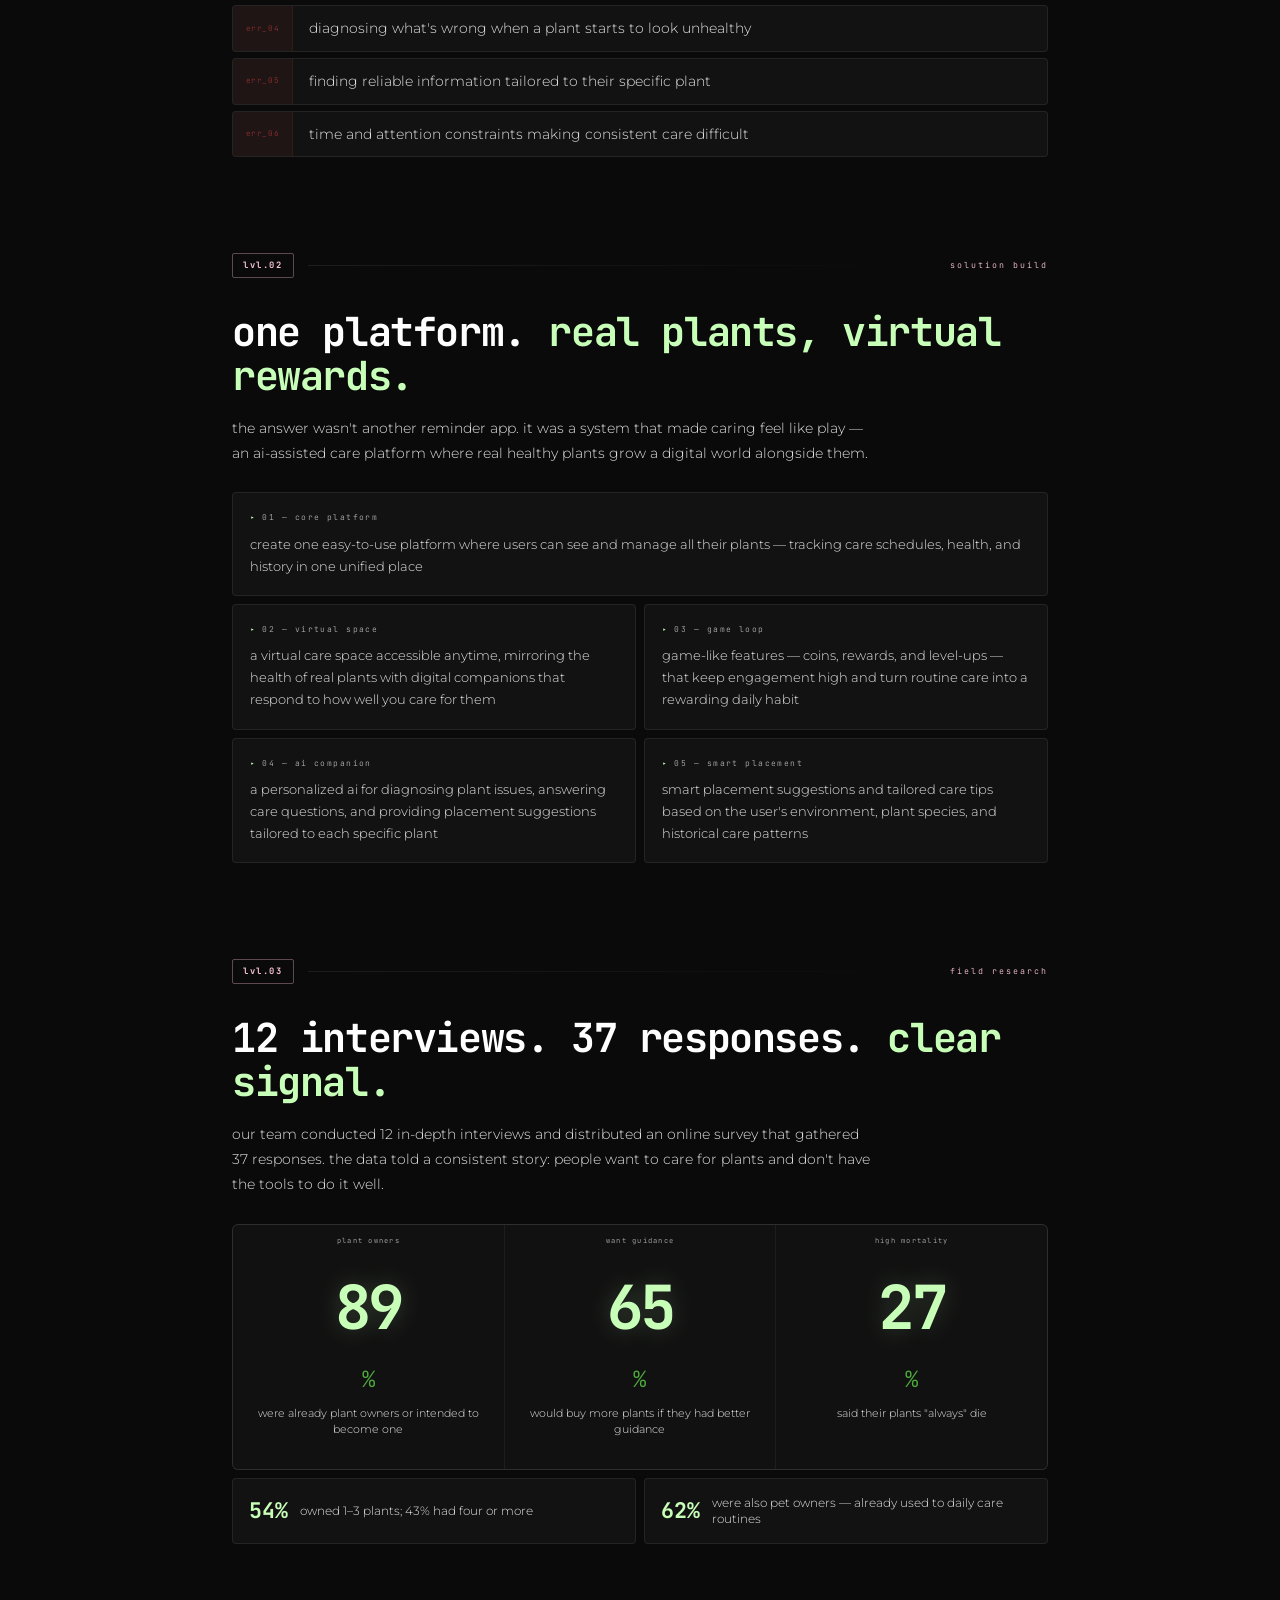
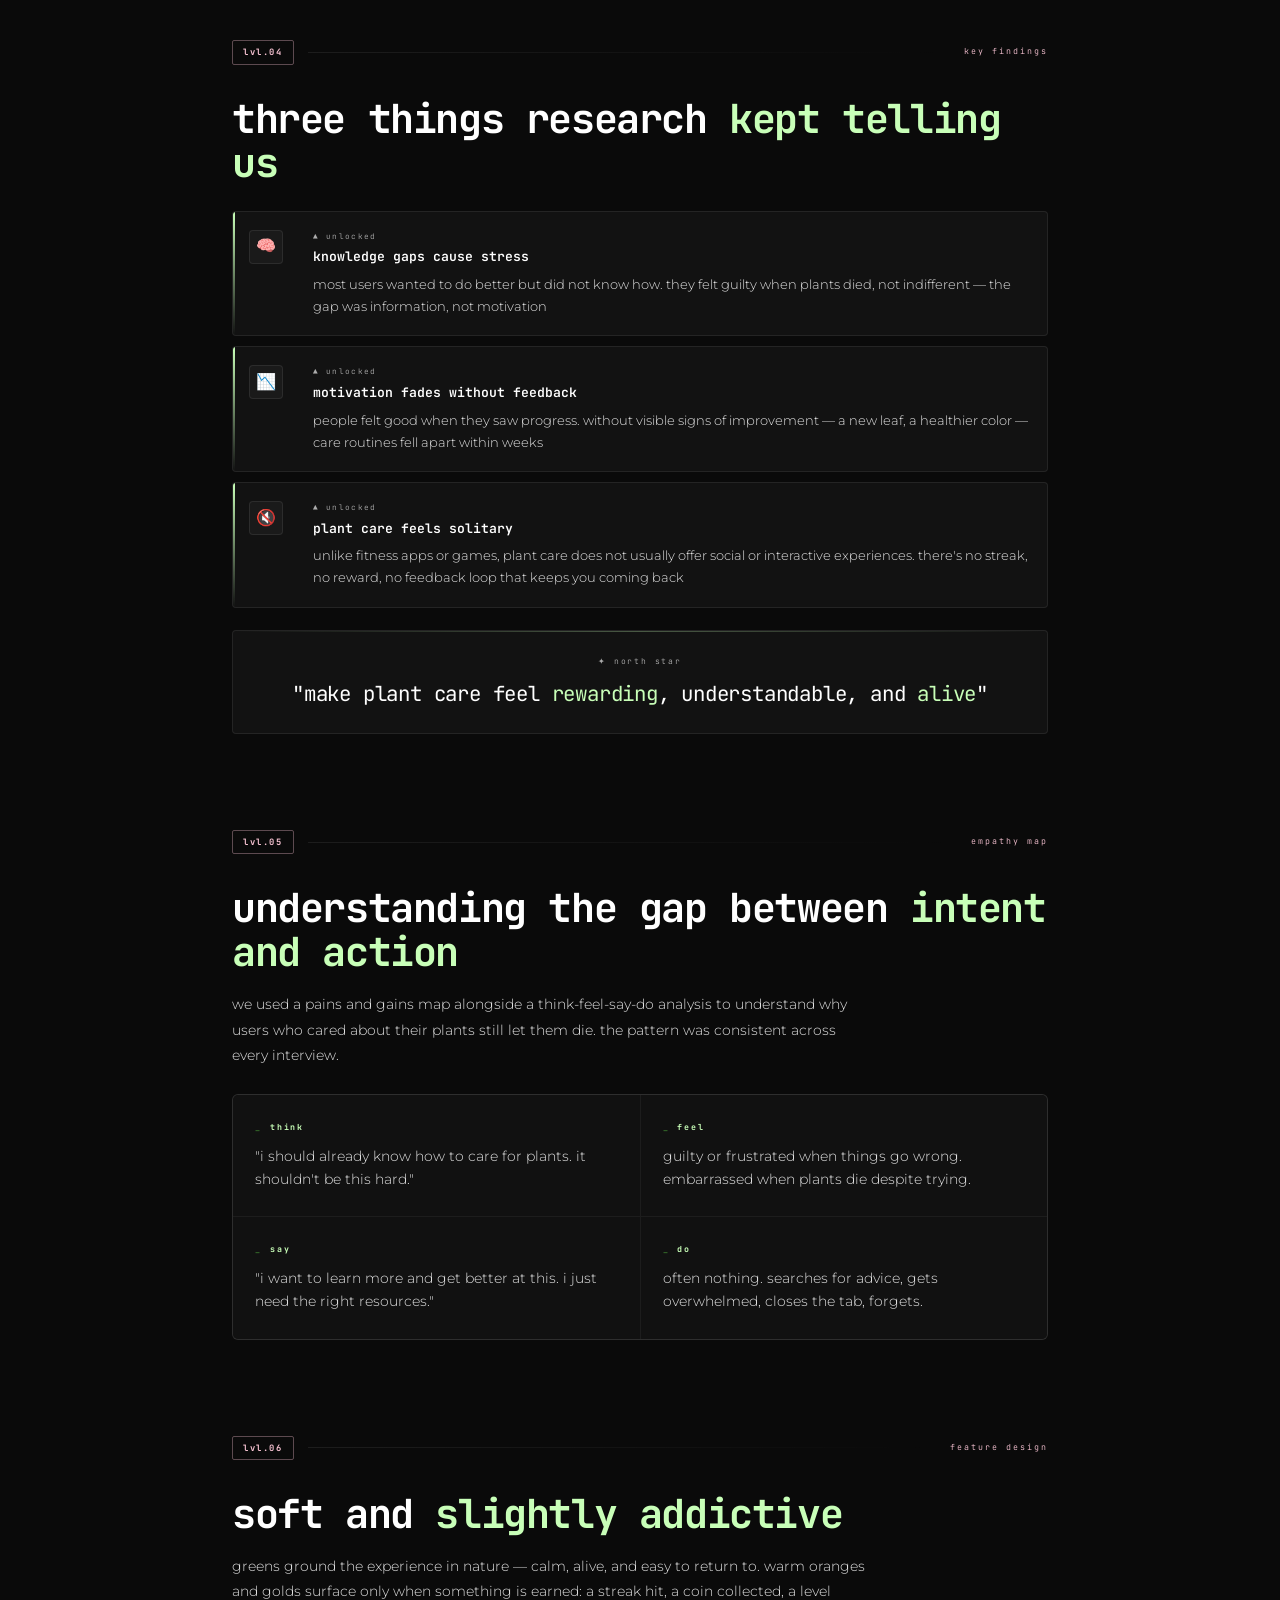
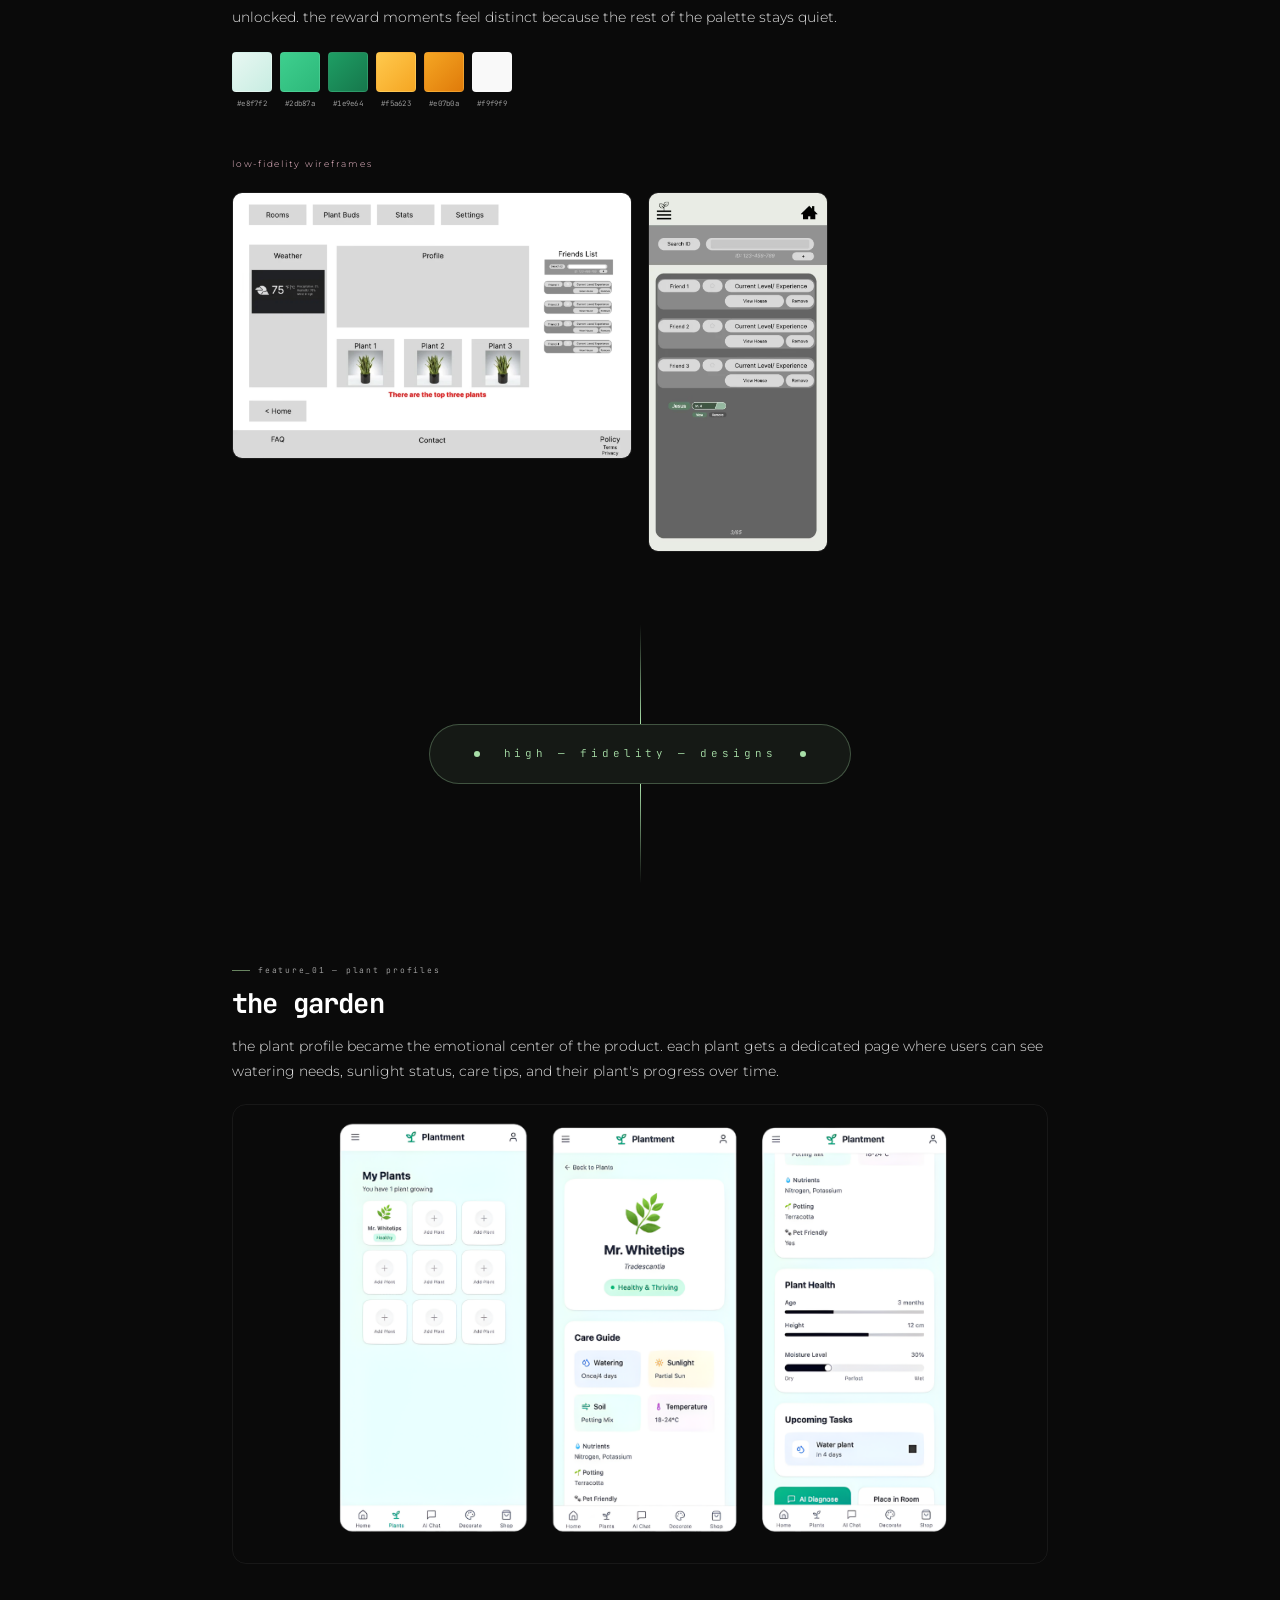
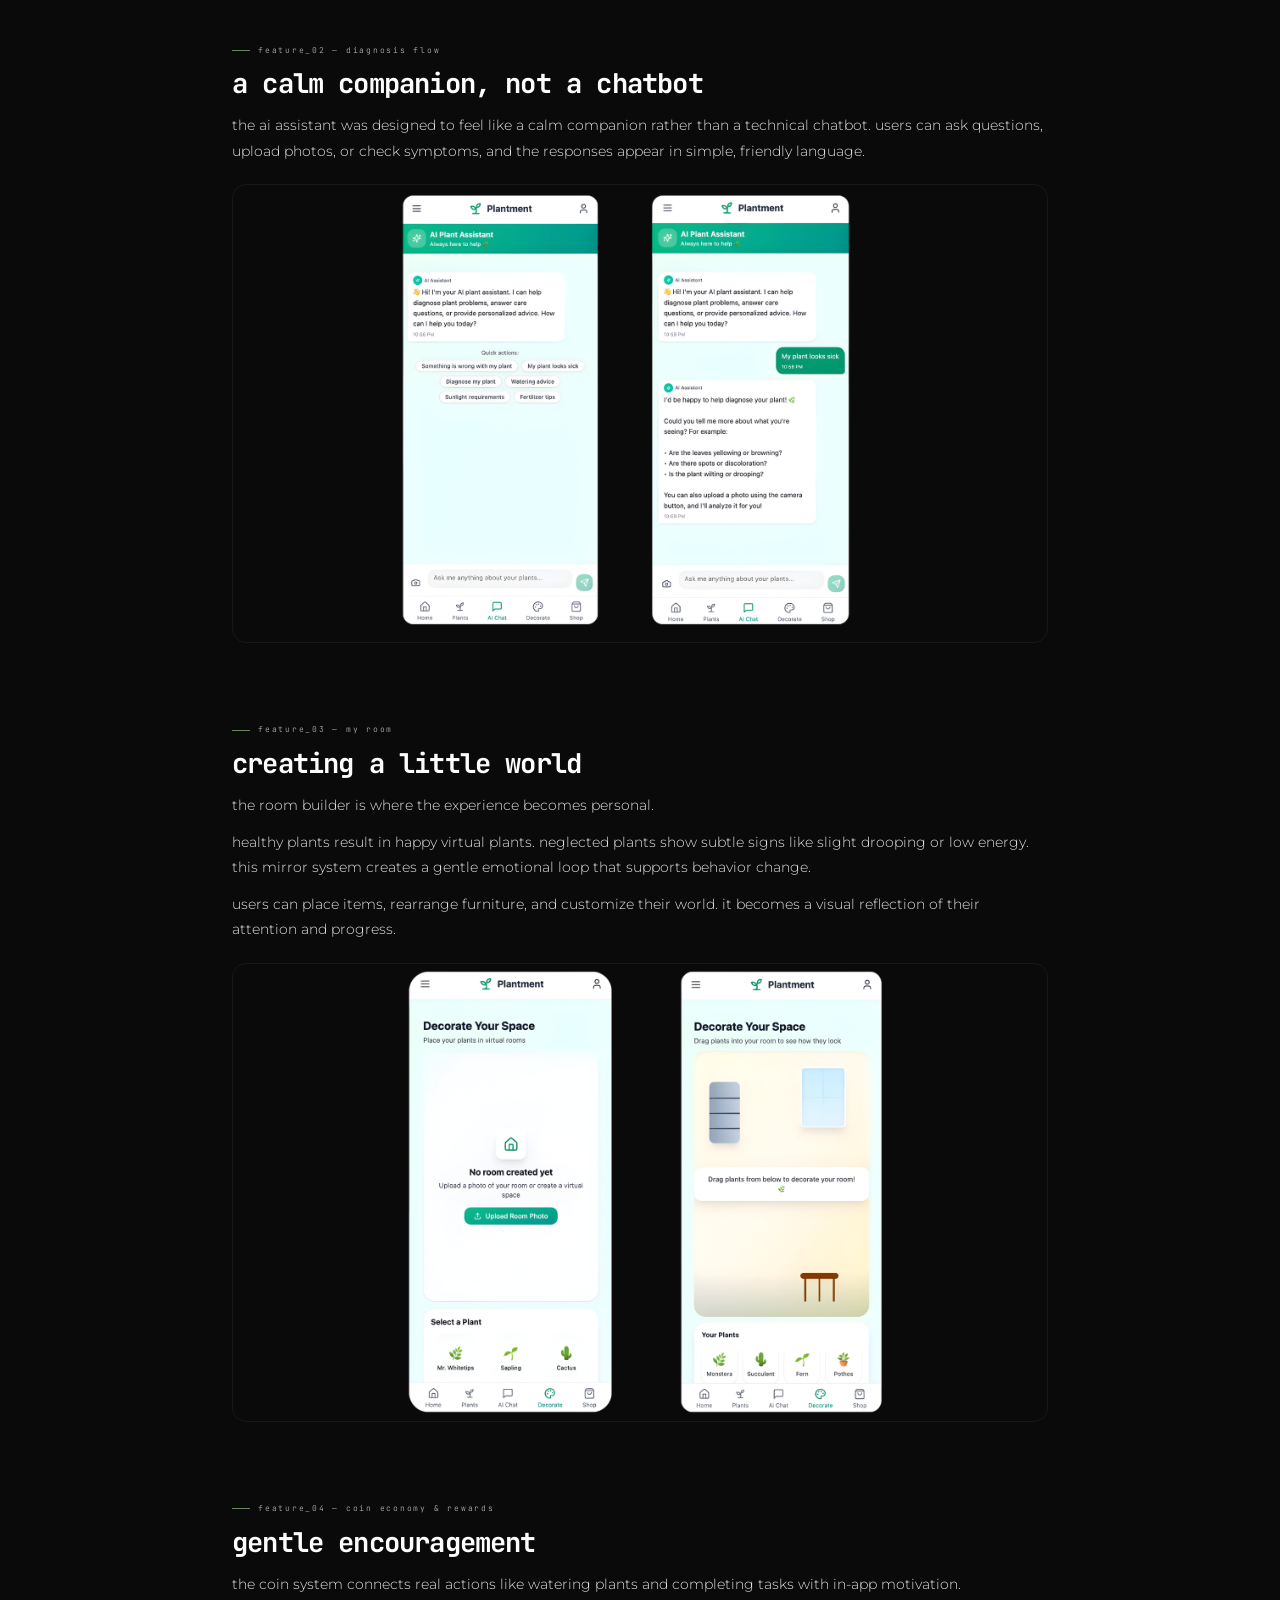
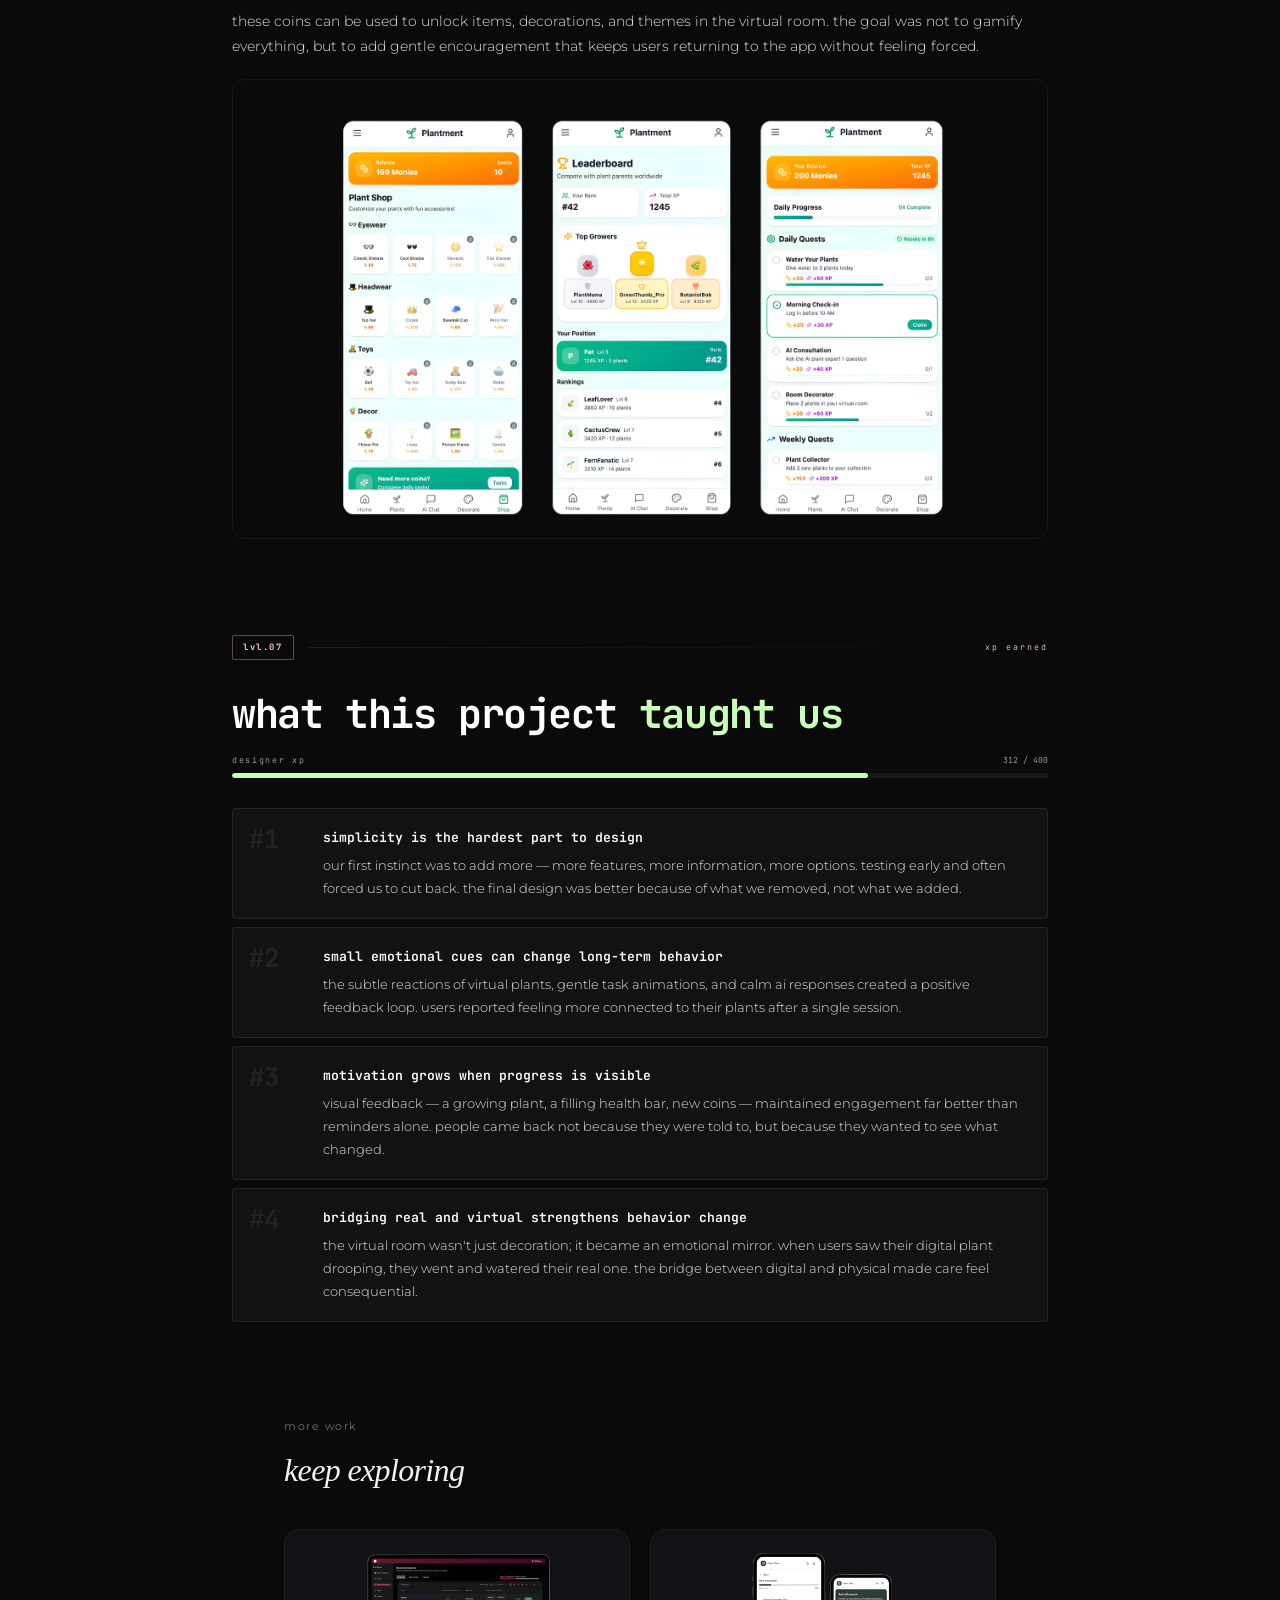
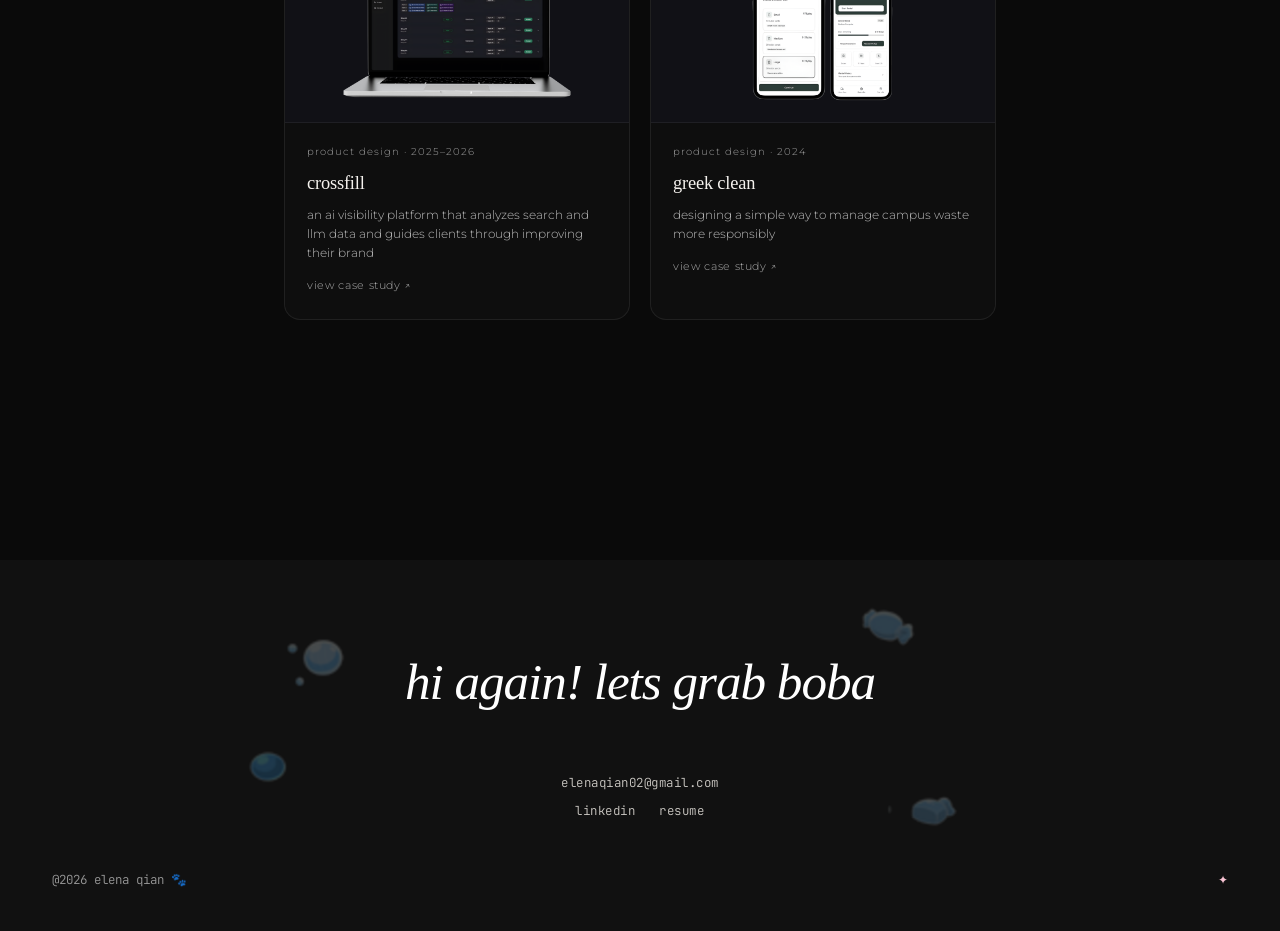
<file: plantment.html>
<!DOCTYPE html>
<html lang="en">
<head>
  <meta charset="UTF-8" />
  <link rel="icon" href="images/finalcat.png" type="image/png">
  <meta name="viewport" content="width=device-width, initial-scale=1.0"/>
  <title>Plantment — Elena Qian</title>
  <link rel="stylesheet" href="css/style.css" />
  <link href="https://fonts.googleapis.com/css2?family=Montserrat:wght@300;400;500;600;700&family=JetBrains+Mono:wght@300;400;500;700&display=swap" rel="stylesheet"/>
  <style>
    :root {
      --n:      #c8ffb8;        /* very light green — accent only */
      --n-dim:  rgba(200,255,184,0.18);
      --n-glow: rgba(200,255,184,0.22);
      --bg:     #0a0a0a;
      --bg1:    #111111;
      --panel:  rgba(255,255,255,0.035);
      --border: rgba(255,255,255,0.08);
      --txt:    #ffffff;
      --soft:   rgba(255,255,255,0.88);
      --dim:    rgba(255,255,255,0.65);
      --mono:   'JetBrains Mono', monospace;
    }

    *, *::before, *::after { box-sizing: border-box; margin: 0; padding: 0; }
    html { overflow-x: hidden; }

    body {
      background: var(--bg);
      color: var(--txt);
      font-family: var(--mono);
      overflow-x: hidden;
      -webkit-font-smoothing: antialiased;
    }

    /* scanline */
    body::before {
      content: '';
      position: fixed; inset: 0; z-index: 0; pointer-events: none;
      background-image: repeating-linear-gradient(
        0deg, transparent, transparent 3px,
        rgba(0,0,0,0.04) 3px, rgba(0,0,0,0.04) 4px
      );
    }

    /* very faint ambient glow */
    body::after {
      content: '';
      position: fixed; inset: 0; z-index: 0; pointer-events: none;
      background: radial-gradient(ellipse 50% 40% at 15% 20%, rgba(109,255,82,0.03) 0%, transparent 70%);
    }

    /* progress line */
    #pm-bar {
      position: fixed; top: 0; left: 0; z-index: 9999;
      height: 1px; width: 0%;
      background: var(--n);
      box-shadow: 0 0 8px var(--n-glow);
      transition: width 0.08s linear;
    }

    /* nav */
    .pm-nav {
      position: fixed; top: 0; left: 0; right: 0; z-index: 200;
      padding: 22px 36px;
      display: flex; align-items: center; justify-content: space-between;
      pointer-events: none;
    }
    .pm-nav-back {
      pointer-events: all;
      font-size: 0.9rem; letter-spacing: 0.08em;
      color: rgba(255,255,255,0.78); text-decoration: none;
      display: flex; align-items: center; gap: 8px;
      transition: color 0.2s, gap 0.25s;
    }
    .pm-nav-back:hover { color: #ffffff; gap: 12px; }
    .pm-nav-id { font-size: 0.55rem; letter-spacing: 0.22em; color: rgba(255,255,255,0.50); }

    /* side nav */
    .pm-sidenav {
      position: fixed; right: 30px; top: 50%;
      transform: translateY(-50%); z-index: 100;
      display: flex; flex-direction: column; gap: 0;
    }
    .pm-sn-item {
      display: flex; align-items: center; gap: 10px;
      cursor: pointer; padding: 5px 0;
      text-decoration: none;
    }
    .pm-sn-lbl {
      font-family: var(--mono);
      font-size: 0.45rem; letter-spacing: 0.14em;
      color: var(--soft);
      opacity: 0; transform: translateX(6px);
      transition: opacity 0.2s, transform 0.2s;
      white-space: nowrap; order: -1;
    }
    .pm-sn-item:hover .pm-sn-lbl { opacity: 0.7; transform: translateX(0); }
    .pm-sn-item.active .pm-sn-lbl { opacity: 1; transform: translateX(0); color: var(--n); }
    .pm-sn-dot {
      width: 5px; height: 5px; border-radius: 50%;
      background: rgba(255,255,255,0.18);
      transition: all 0.25s; flex-shrink: 0;
    }
    .pm-sn-item.active .pm-sn-dot {
      background: var(--n);
      box-shadow: 0 0 8px var(--n-glow);
      width: 7px; height: 7px;
    }
    .pm-sn-item:hover .pm-sn-dot { background: rgba(255,255,255,0.4); }

    /* page */
    .pm-page {
      position: relative; z-index: 1;
      max-width: 920px; margin: 0 auto;
      padding: 0 52px 160px;
    }

    /* HUD corner-bracket panel */
    .hud-panel {
      position: relative;
      border: 1px solid var(--border);
      background: var(--panel);
      border-radius: 4px;
    }
    .hud-panel::before, .hud-panel::after {
      content: '';
      position: absolute;
      width: 10px; height: 10px;
    }
    .hud-panel::before {
      top: -1px; left: -1px;
      border-top: 1.5px solid var(--n);
      border-left: 1.5px solid var(--n);
    }
    .hud-panel::after {
      bottom: -1px; right: -1px;
      border-bottom: 1.5px solid var(--n);
      border-right: 1.5px solid var(--n);
    }

    /* level header */
    .lvl-head { display: flex; align-items: center; gap: 14px; margin-bottom: 32px; }
    .lvl-badge {
      font-size: 0.55rem; font-weight: 700;
      letter-spacing: 0.18em;
      color: #f9c4d4;
      background: transparent;
      border: 1px solid rgba(249,196,212,0.35);
      padding: 4px 10px; border-radius: 2px;
      white-space: nowrap;
    }
    .lvl-rule { flex: 1; height: 1px; background: linear-gradient(90deg, var(--border), transparent); }
    .lvl-name { font-size: 0.52rem; letter-spacing: 0.24em; color: #f9c4d4; white-space: nowrap; }

    /* headings + body */
    .pm-h2 {
      font-size: clamp(1.55rem, 3.5vw, 2.5rem);
      font-weight: 700; letter-spacing: -0.035em;
      line-height: 1.1; color: var(--txt);
      margin-bottom: 18px;
    }
    .pm-h2 em { color: var(--n); font-style: normal; }

    .pm-body {
      font-family: 'Montserrat', sans-serif;
      font-size: 0.88rem; line-height: 1.8;
      color: var(--soft); max-width: 640px;
    }
    .pm-body + .pm-body { margin-top: 12px; }

    .pm-level { margin-top: 96px; }

    /* ── hero ── */
    .pm-hero {
      padding-top: 130px;
      padding-bottom: 0;
      display: flex;
      flex-direction: row;
      align-items: flex-start;
      gap: 48px;
    }
    .pm-hero-left {
      flex: 0 0 auto;
      max-width: 420px;
      min-width: 260px;
      overflow: visible;
    }

    /* game canvas — transparent, no border */
    #pm-seeds {
      flex: 1 1 0;
      display: block;
      width: 100%;
      height: 100%;
      min-height: 420px;
      cursor: none;
      background: transparent;
      border: none;
    }

    @media (max-width: 760px) {
      .pm-hero { flex-direction: column; gap: 24px; }
      .pm-hero-left { max-width: 100%; }
      #pm-seeds { display: none; }
    }

    @keyframes fadeUp {
      from { opacity: 0; transform: translateY(14px); }
      to   { opacity: 1; transform: translateY(0); }
    }

    .pm-hero-tag {
      font-size: 0.55rem; letter-spacing: 0.26em;
      color: var(--dim); margin-bottom: 22px;
      display: flex; align-items: center; gap: 10px;
      animation: fadeUp 0.6s ease both;
    }
    .pm-hero-tag::before { content: '//'; color: var(--n); }

    .pm-hero-title {
      font-size: clamp(4.5rem, 12vw, 9rem);
      font-weight: 700; letter-spacing: -0.05em; line-height: 0.85;
      color: var(--n); margin-bottom: 6px;
      text-shadow: 0 0 40px var(--n-glow);
      animation: fadeUp 0.65s 0.1s ease both;
    }
    .pm-hero-title-accent {
      color: var(--txt);
      text-shadow: none;
      animation: fadeUp 0.65s 0.15s ease both;
    }

    .pm-hero-sub {
      font-family: 'Montserrat', sans-serif;
      font-size: 0.9rem; color: var(--soft); line-height: 1.7;
      max-width: 480px; margin: 24px 0 30px;
      animation: fadeUp 0.65s 0.25s ease both;
    }

    .pm-hero-chips {
      display: flex; gap: 6px; flex-wrap: wrap; margin-bottom: 52px;
      animation: fadeUp 0.65s 0.35s ease both;
    }
    .pm-chip {
      font-size: 0.52rem; letter-spacing: 0.12em;
      padding: 5px 12px; border-radius: 2px;
      border: 1px solid var(--border);
      background: var(--panel);
      color: var(--soft);
    }
    .pm-chip--lit {
      border-color: rgba(109,255,82,0.3);
      background: rgba(109,255,82,0.06);
      color: var(--n);
    }

    /* project meta strip */
    .pm-player-strip {
      display: flex;
      gap: 0; padding: 0; margin-bottom: 44px;
      animation: fadeUp 0.65s 0.42s ease both;
      border: 1px solid var(--border); border-radius: 4px; overflow: visible;
      width: max-content;
      position: relative; z-index: 2;
    }
    .pm-meta-item {
      flex: 1;
      min-width: max-content;
      padding: 18px 24px;
      border-right: 1px solid var(--border);
      white-space: nowrap;
    }
    .pm-meta-item:last-child { border-right: none; }
    .pm-meta-label {
      font-size: 0.45rem; letter-spacing: 0.2em; color: var(--dim);
      text-transform: lowercase; margin-bottom: 8px;
      white-space: nowrap;
    }
    .pm-meta-value {
      font-size: 0.72rem; font-weight: 600; letter-spacing: 0.04em;
      color: var(--txt); line-height: 1.4;
      white-space: nowrap;
    }

    /* hero image */
    .pm-hero-img-wrap {
      border-radius: 6px; overflow: hidden;
      background: transparent;
      animation: fadeUp 0.7s 0.5s ease both;
      position: relative;
    }
    .pm-hero-img-wrap::after {
      content: '';
      position: absolute; bottom: 0; left: 0; right: 0; height: 1px;
      background: linear-gradient(90deg, transparent, var(--n), transparent);
      opacity: 0.35;
    }
    .pm-hero-img-wrap img { width: 100%; display: block; }

    /* ── error list ── */
    .pm-error-list { list-style: none; display: flex; flex-direction: column; gap: 6px; margin-top: 26px; }
    .pm-err {
      display: grid; grid-template-columns: 60px 1fr;
      gap: 0; align-items: stretch; border-radius: 4px; overflow: hidden;
      border: 1px solid var(--border);
      background: var(--panel);
      font-family: 'Montserrat', sans-serif;
      font-size: 0.86rem; color: var(--soft); line-height: 1.5;
      transition: border-color 0.2s, background 0.2s;
    }
    .pm-err:hover { border-color: rgba(239,68,68,0.2); background: rgba(239,68,68,0.04); }
    .pm-err-code {
      font-family: var(--mono); font-size: 0.48rem;
      letter-spacing: 0.08em; color: rgba(239,68,68,0.55);
      background: rgba(239,68,68,0.05);
      border-right: 1px solid rgba(239,68,68,0.1);
      display: flex; align-items: center; justify-content: center;
      padding: 12px 6px; text-align: center;
    }
    .pm-err-txt { padding: 12px 16px; }

    /* ── solution grid ── */
    .pm-sol-grid { display: grid; grid-template-columns: 1fr 1fr; gap: 8px; margin-top: 26px; }
    .pm-sol-card {
      padding: 18px 17px; border-radius: 4px;
      border: 1px solid var(--border);
      background: var(--panel);
      position: relative; overflow: hidden;
      transition: border-color 0.2s, background 0.2s;
    }
    .pm-sol-card::before {
      content: '';
      position: absolute; top: 0; left: 0; right: 0; height: 1px;
      background: linear-gradient(90deg, var(--n), transparent);
      opacity: 0; transition: opacity 0.2s;
    }
    .pm-sol-card:hover { border-color: rgba(255,255,255,0.14); background: rgba(255,255,255,0.05); }
    .pm-sol-card:hover::before { opacity: 0.4; }
    .pm-sol-card:first-child { grid-column: 1 / -1; }
    .pm-sol-id {
      font-size: 0.5rem; letter-spacing: 0.18em;
      color: var(--dim); margin-bottom: 8px;
      display: flex; align-items: center; gap: 6px;
    }
    .pm-sol-id::before { content: '▸'; font-size: 0.5rem; color: var(--n); }
    .pm-sol-body { font-family: 'Montserrat', sans-serif; font-size: 0.84rem; color: var(--soft); line-height: 1.65; }

    /* ── research data grid ── */
    .pm-data-grid {
      display: grid; grid-template-columns: repeat(3,1fr);
      gap: 1px; margin-top: 26px;
      background: var(--border);
      border-radius: 6px; overflow: hidden;
      border: 1px solid var(--border);
    }
    .pm-data-cell {
      background: var(--bg1); padding: 32px 22px; text-align: center;
      position: relative;
    }
    .pm-data-cell::after {
      content: attr(data-label);
      position: absolute; top: 10px; left: 50%; transform: translateX(-50%);
      font-size: 0.44rem; letter-spacing: 0.18em;
      color: var(--dim); white-space: nowrap;
    }
    .pm-data-num {
      font-size: clamp(2.5rem,5.5vw,3.8rem); font-weight: 700;
      letter-spacing: -0.045em; color: var(--n);
      display: block; margin-bottom: 4px;
      text-shadow: 0 0 24px var(--n-glow);
    }
    .pm-data-pct { font-size: 1.4rem; color: rgba(109,255,82,0.65); }
    .pm-data-label { font-family: 'Montserrat', sans-serif; font-size: 0.7rem; color: var(--soft); line-height: 1.4; margin-top: 8px; }
    .pm-data-secondary { display: grid; grid-template-columns: 1fr 1fr; gap: 8px; margin-top: 8px; }
    .pm-data-sec {
      padding: 14px 16px; border-radius: 4px;
      border: 1px solid var(--border); background: var(--panel);
      display: flex; align-items: center; gap: 12px;
    }
    .pm-data-sec-num { font-size: 1.35rem; font-weight: 700; color: var(--n); flex-shrink: 0; }
    .pm-data-sec-txt { font-family: 'Montserrat', sans-serif; font-size: 0.72rem; color: var(--soft); line-height: 1.45; }

    /* ── findings ── */
    .pm-findings { display: flex; flex-direction: column; gap: 10px; margin-top: 26px; }
    .pm-finding {
      display: grid; grid-template-columns: 48px 1fr; gap: 16px;
      align-items: start; padding: 18px 18px 18px 16px;
      border-radius: 4px;
      border: 1px solid var(--border);
      background: var(--panel);
      position: relative; overflow: hidden;
      transition: background 0.2s;
    }
    .pm-finding:hover { background: rgba(255,255,255,0.05); }
    .pm-finding::before {
      content: ''; position: absolute;
      left: 0; top: 0; bottom: 0; width: 1.5px;
      background: linear-gradient(to bottom, var(--n), transparent);
    }
    .pm-finding-icon {
      width: 34px; height: 34px; border-radius: 4px;
      background: var(--panel); border: 1px solid var(--border);
      display: flex; align-items: center; justify-content: center; font-size: 1rem;
    }
    .pm-finding-unlock {
      font-size: 0.48rem; letter-spacing: 0.18em;
      color: var(--dim); margin-bottom: 4px;
    }
    .pm-finding-unlock::before { content: '▲ unlocked'; }
    .pm-finding-title { font-size: 0.82rem; font-weight: 600; color: var(--txt); margin-bottom: 5px; }
    .pm-finding-body { font-family: 'Montserrat', sans-serif; font-size: 0.84rem; color: var(--soft); line-height: 1.65; }

    /* north star */
    .pm-northstar {
      margin-top: 22px; padding: 24px 28px;
      border-radius: 4px;
      border: 1px solid var(--border);
      background: var(--panel);
      text-align: center; position: relative; overflow: hidden;
    }
    .pm-northstar::before {
      content: '';
      position: absolute; top: 0; left: 0; right: 0; height: 1px;
      background: linear-gradient(90deg, transparent, var(--n), transparent);
      opacity: 0.3;
    }
    .pm-ns-label { font-size: 0.5rem; letter-spacing: 0.22em; color: var(--dim); margin-bottom: 10px; }
    .pm-ns-quote { font-size: clamp(0.95rem,1.8vw,1.3rem); font-weight: 400; letter-spacing: -0.01em; color: var(--txt); line-height: 1.5; }
    .pm-ns-quote em { color: var(--n); font-style: normal; }

    /* ── empathy map ── */
    .pm-em-grid {
      display: grid; grid-template-columns: 1fr 1fr;
      gap: 1px; margin-top: 26px;
      background: var(--border);
      border-radius: 6px; overflow: hidden;
      border: 1px solid var(--border);
    }
    .pm-em-cell { background: var(--bg1); padding: 26px 22px; transition: background 0.2s; }
    .pm-em-cell:hover { background: rgba(255,255,255,0.03); }
    .pm-em-key {
      font-size: 0.52rem; font-weight: 700; letter-spacing: 0.22em;
      color: var(--n); margin-bottom: 10px;
      display: flex; align-items: center; gap: 8px;
    }
    .pm-em-key::before { content: '_'; animation: blink 1.4s step-end infinite; color: rgba(109,255,82,0.4); }
    .pm-em-val { font-family: 'Montserrat', sans-serif; font-size: 0.86rem; color: var(--soft); line-height: 1.65; }

    /* ── design system ── */
    .pm-palette { display: flex; gap: 8px; flex-wrap: wrap; margin-top: 22px; }
    .pm-sw { display: flex; flex-direction: column; align-items: center; gap: 5px; }
    .pm-sw-dot { width: 40px; height: 40px; border-radius: 4px; border: 1px solid var(--border); }
    .pm-sw-hex { font-size: 0.46rem; letter-spacing: 0.04em; color: var(--dim); }

    .pm-wf-note {
      margin-top: 22px; padding: 18px 20px; border-radius: 4px;
      border: 1px solid var(--border); background: var(--panel);
      display: flex; gap: 14px; align-items: flex-start;
    }
    .pm-wf-ico { font-size: 0.5rem; letter-spacing: 0.14em; color: var(--dim); flex-shrink: 0; padding-top: 3px; }
    .pm-wf-txt { font-family: 'Montserrat', sans-serif; font-size: 0.85rem; color: var(--soft); line-height: 1.72; }

/* ── hifi transition ── */
    .pm-hifi-divider {
      margin: 72px 0 80px;
      display: flex; flex-direction: column; align-items: center;
      gap: 0;
    }

    /* top beam — tall, glows in */
    .pm-hifi-beam {
      width: 1px; height: 100px;
      background: linear-gradient(to bottom, transparent, #a8dfa8);
      transform-origin: top center;
      transform: scaleY(0);
      transition: transform 0.8s cubic-bezier(0.4,0,0.2,1);
    }
    .pm-hifi-divider.hifi-visible .pm-hifi-beam { transform: scaleY(1); }

    /* center badge */
    .pm-hifi-badge {
      display: flex; align-items: center; gap: 24px;
      padding: 20px 44px;
      border: 1px solid rgba(168,223,168,0.3);
      border-radius: 100px;
      background: rgba(168,223,168,0.07);
      position: relative; overflow: hidden;
      transform: translateY(20px) scale(0.94); opacity: 0;
      transition: transform 0.7s cubic-bezier(0.34,1.5,0.64,1) 0.55s,
                  opacity 0.45s ease 0.55s;
    }
    .pm-hifi-divider.hifi-visible .pm-hifi-badge {
      transform: translateY(0) scale(1); opacity: 1;
    }

    /* shimmer sweep */
    .pm-hifi-badge::after {
      content: '';
      position: absolute; inset: 0;
      background: linear-gradient(105deg, transparent 30%, rgba(255,255,255,0.12) 50%, transparent 70%);
      transform: translateX(-100%);
    }
    .pm-hifi-divider.hifi-visible .pm-hifi-badge::after {
      animation: pmShimmer 1s ease 1.1s forwards;
    }
    @keyframes pmShimmer { to { transform: translateX(260%); } }

    /* dot sparkles */
    .pm-hifi-dot {
      width: 6px; height: 6px; border-radius: 50%;
      background: #a8dfa8; opacity: 0;
      flex-shrink: 0;
      transition: opacity 0.35s ease 1s, transform 0.5s cubic-bezier(0.34,1.8,0.64,1) 1s;
      transform: scale(0);
    }
    .pm-hifi-dot:last-child { transition-delay: 1.1s; }
    .pm-hifi-divider.hifi-visible .pm-hifi-dot { opacity: 1; transform: scale(1); }

    /* label */
    .pm-hifi-divider-txt {
      font-family: var(--mono); font-size: 0.68rem; letter-spacing: 0.36em;
      color: #a8dfa8;
    }

    /* bottom beam — tall, fades out */
    .pm-hifi-beam-b {
      width: 1px; height: 100px;
      background: linear-gradient(to bottom, #a8dfa8, transparent);
      transform-origin: top center;
      transform: scaleY(0);
      transition: transform 0.8s cubic-bezier(0.4,0,0.2,1) 1s;
    }
    .pm-hifi-divider.hifi-visible .pm-hifi-beam-b { transform: scaleY(1); }

    /* ── features layout ── */
    .pm-feat-layout { margin-top: 0; }

    /* ── fixed left features nav ── */
    .pm-feat-nav {
      position: fixed; left: 30px; top: 50%;
      transform: translateY(-50%); z-index: 100;
      display: flex; flex-direction: column; gap: 0;
      opacity: 0; pointer-events: none;
      transition: opacity 0.35s;
    }
    .pm-feat-nav.visible { opacity: 1; pointer-events: auto; }
    .pm-feat-nav-plant {
      font-size: 0.95rem; margin-bottom: 10px; padding-left: 2px;
      filter: grayscale(1) brightness(1.8);
    }
    .pm-feat-nav-item {
      display: flex; align-items: center; gap: 8px;
      cursor: pointer; padding: 5px 0;
      text-decoration: none;
    }
    .pm-feat-nav-dot {
      width: 5px; height: 5px; border-radius: 50%;
      background: rgba(255,255,255,0.18);
      transition: all 0.25s; flex-shrink: 0;
    }
    .pm-feat-nav-lbl {
      font-family: var(--mono); font-size: 0.44rem; letter-spacing: 0.13em;
      color: var(--dim); opacity: 0;
      transform: translateX(-6px);
      transition: opacity 0.2s, transform 0.2s, color 0.2s;
      white-space: nowrap;
    }
    .pm-feat-nav-item:hover .pm-feat-nav-lbl { opacity: 0.7; transform: translateX(0); }
    .pm-feat-nav-item:hover .pm-feat-nav-dot { background: rgba(255,255,255,0.4); }
    .pm-feat-nav-item.active .pm-feat-nav-lbl { opacity: 1; transform: translateX(0); color: #f9c4d4; }
    .pm-feat-nav-item.active .pm-feat-nav-dot {
      background: #f9c4d4; box-shadow: 0 0 8px rgba(249,196,212,0.5);
      width: 7px; height: 7px;
    }
    @media (max-width: 900px) { .pm-feat-nav { display: none; } }

    /* features */
    .pm-features { display: flex; flex-direction: column; gap: 80px; }
    .pm-feat { display: grid; grid-template-columns: 1fr 1fr; gap: 56px; align-items: center; }
    .pm-feat--flip { direction: rtl; }
    .pm-feat--flip > * { direction: ltr; }
    /* full-width feature block (for image-first features) */
    .pm-feat-block { display: flex; flex-direction: column; gap: 20px; }
    .pm-feat-block-img { width: 100%; border-radius: 14px; display: block; border: 1px solid rgba(255,255,255,0.06); }
    .pm-feat-id {
      font-size: 0.5rem; letter-spacing: 0.22em;
      color: var(--dim); margin-bottom: 10px;
      display: flex; align-items: center; gap: 8px;
    }
    .pm-feat-id::before { content: ''; display: inline-block; width: 18px; height: 1px; background: var(--n); opacity: 0.5; }
    .pm-feat-h3 { font-size: clamp(1.15rem,2.3vw,1.7rem); font-weight: 700; letter-spacing: -0.03em; color: var(--txt); margin-bottom: 14px; line-height: 1.2; }
    .pm-feat-body { font-family: 'Montserrat', sans-serif; font-size: 0.86rem; color: var(--soft); line-height: 1.82; }

    /* phone mockup */
    .pm-phone {
      border-radius: 10px; overflow: hidden;
      border: 1px solid var(--border);
      background: #020603; aspect-ratio: 9/17;
      display: flex; align-items: center; justify-content: center;
    }

    /* plant game */
    .pm-game {
      border: 1px solid var(--border);
      border-radius: 6px; padding: 18px;
      background: var(--bg1);
      position: relative; overflow: hidden;
    }
    .pm-game::before {
      content: ''; position: absolute; inset: 0;
      background-image:
        linear-gradient(rgba(255,255,255,0.012) 1px, transparent 1px),
        linear-gradient(90deg, rgba(255,255,255,0.012) 1px, transparent 1px);
      background-size: 20px 20px; pointer-events: none;
    }
    .pm-game-hud { display: flex; justify-content: space-between; align-items: flex-end; margin-bottom: 12px; position: relative; z-index: 1; }
    .pm-gh-lbl { font-size: 0.46rem; letter-spacing: 0.16em; color: var(--dim); margin-bottom: 4px; }
    .pm-gh-bar { width: 96px; height: 4px; border-radius: 2px; background: rgba(255,255,255,0.07); overflow: hidden; }
    .pm-gh-fill { height: 100%; width: 75%; background: var(--n); transition: width 0.8s cubic-bezier(0.16,1,0.3,1); }
    .pm-gh-coins { font-size: 0.68rem; font-weight: 700; color: rgba(251,191,36,0.8); display: flex; align-items: center; gap: 5px; }
    .pm-game-stage { display: flex; align-items: flex-end; justify-content: center; height: 140px; position: relative; z-index: 1; }
    .pm-water-btn {
      display: block; width: 100%; margin-top: 12px; padding: 10px;
      border-radius: 4px; border: 1px solid var(--border);
      background: var(--panel); color: var(--txt);
      font-family: var(--mono); font-size: 0.64rem; letter-spacing: 0.14em;
      cursor: pointer; transition: background 0.2s, border-color 0.2s;
      text-align: center; position: relative; z-index: 1;
    }
    .pm-water-btn:hover { background: rgba(255,255,255,0.06); border-color: rgba(255,255,255,0.14); }
    .pm-water-btn:active { transform: scale(0.98); }
    @keyframes coinRise {
      0% { transform: translate(0,0) scale(1); opacity: 1; }
      100% { transform: translate(var(--cx,0px), -65px) scale(0.3); opacity: 0; }
    }
    .pm-coin-rise { position: absolute; animation: coinRise 0.75s ease-out forwards; pointer-events: none; z-index: 10; font-family: var(--mono); font-weight: bold; font-size: 0.78rem; color: rgba(251,191,36,0.85); }

    /* terminal */
    .pm-term {
      background: #020503; border-radius: 6px;
      border: 1px solid var(--border); padding: 14px 16px; margin-top: 10px;
      font-size: 0.7rem; line-height: 1.8; color: var(--soft);
    }
    .pm-term-dots { display: flex; gap: 5px; margin-bottom: 10px; }
    .pm-term-dot { width: 7px; height: 7px; border-radius: 50%; }
    .pm-term-dot:nth-child(1) { background: rgba(239,68,68,0.4); }
    .pm-term-dot:nth-child(2) { background: rgba(251,191,36,0.4); }
    .pm-term-dot:nth-child(3) { background: rgba(109,255,82,0.4); }
    .pm-t-prompt { color: var(--n); font-weight: 700; }
    .pm-t-cur { display: inline-block; width: 6px; height: 0.9em; background: var(--n); vertical-align: text-bottom; animation: blink 1.1s step-end infinite; margin-left: 2px; }
    @keyframes blink { 0%,100%{opacity:1} 50%{opacity:0} }

    /* diagnosis */
    .pm-diag-segs { display: flex; gap: 4px; margin-bottom: 10px; }
    .pm-diag-seg { flex: 1; height: 2px; border-radius: 1px; background: rgba(255,255,255,0.07); transition: background 0.3s; }
    .pm-diag-seg.done { background: var(--n); }
    .pm-diag-panel { padding: 16px 18px; border-radius: 6px; min-height: 96px; border: 1px solid var(--border); background: var(--panel); }
    .pm-diag-lbl { font-size: 0.48rem; letter-spacing: 0.16em; color: var(--dim); margin-bottom: 7px; }
    .pm-diag-txt { font-family: 'Montserrat', sans-serif; font-size: 0.85rem; color: var(--soft); line-height: 1.6; }
    .pm-diag-nav { display: flex; justify-content: space-between; margin-top: 9px; }
    .pm-diag-btn {
      font-family: var(--mono); font-size: 0.58rem; color: var(--soft);
      background: none; border: 1px solid var(--border);
      border-radius: 3px; padding: 6px 12px; cursor: pointer; transition: background 0.18s, color 0.18s;
    }
    .pm-diag-btn:hover { background: var(--panel); color: var(--txt); }
    .pm-diag-btn:disabled { opacity: 0.22; cursor: not-allowed; }

    /* coin shop */
    .pm-shop { display: grid; grid-template-columns: 1fr 1fr; gap: 7px; }
    .pm-shop-item { padding: 13px 11px; border-radius: 4px; text-align: center; border: 1px solid var(--border); background: var(--panel); }
    .pm-shop-item.locked { opacity: 0.3; }
    .pm-shop-icon { font-size: 1.45rem; margin-bottom: 6px; }
    .pm-shop-name { font-size: 0.5rem; letter-spacing: 0.12em; color: var(--soft); margin-bottom: 4px; }
    .pm-shop-price { font-size: 0.6rem; color: rgba(251,191,36,0.75); }
    .pm-earn {
      margin-top: 8px; padding: 13px 15px; border-radius: 4px;
      border: 1px solid var(--border); background: var(--panel);
    }
    .pm-earn-lbl { font-size: 0.48rem; letter-spacing: 0.18em; color: var(--dim); margin-bottom: 8px; }
    .pm-earn-row { display: flex; justify-content: space-between; align-items: center; padding: 5px 0; }
    .pm-earn-row + .pm-earn-row { border-top: 1px solid rgba(255,255,255,0.04); }
    .pm-earn-action { font-family: 'Montserrat', sans-serif; font-size: 0.77rem; color: var(--soft); }
    .pm-earn-val { font-size: 0.62rem; color: rgba(251,191,36,0.75); }

    /* takeaways */
    .pm-xp-block { margin-bottom: 30px; }
    .pm-xp-top { display: flex; justify-content: space-between; margin-bottom: 6px; }
    .pm-xp-lbl { font-size: 0.52rem; letter-spacing: 0.2em; color: var(--dim); }
    .pm-xp-num { font-size: 0.52rem; color: var(--dim); }
    .pm-xp-track { height: 5px; border-radius: 3px; background: rgba(255,255,255,0.06); overflow: hidden; }
    .pm-xp-fill { height: 100%; width: 0%; border-radius: 3px; background: var(--n); transition: width 1.5s cubic-bezier(0.16,1,0.3,1); }

    .pm-takeaways { display: flex; flex-direction: column; gap: 8px; }
    .pm-tw {
      display: grid; grid-template-columns: 56px 1fr;
      gap: 18px; align-items: start;
      padding: 18px 18px 18px 16px; border-radius: 4px;
      border: 1px solid var(--border); background: var(--panel);
      position: relative; overflow: hidden;
      transition: border-color 0.2s;
    }
    .pm-tw::before {
      content: ''; position: absolute;
      left: 0; top: 0; bottom: 0; width: 0;
      background: rgba(255,255,255,0.03);
      transition: width 0.45s ease;
    }
    .pm-tw:hover { border-color: rgba(255,255,255,0.14); }
    .pm-tw:hover::before { width: 100%; }
    .pm-tw-num { font-size: 1.6rem; font-weight: 700; color: rgba(255,255,255,0.07); line-height: 1; position: relative; z-index: 1; }
    .pm-tw-title { font-size: 0.82rem; font-weight: 600; color: var(--txt); margin-bottom: 5px; position: relative; z-index: 1; }
    .pm-tw-body { font-family: 'Montserrat', sans-serif; font-size: 0.84rem; color: var(--soft); line-height: 1.72; position: relative; z-index: 1; }

    /* more work */
    .more-work { max-width: 1000px; margin: 0 auto; padding: 96px 52px 80px; }
    .more-work__eyebrow { font-family: var(--sans); font-size: 0.68rem; letter-spacing: 0.14em; color: rgba(255,255,255,0.58); margin-bottom: 8px; }
    .more-work__heading { font-family: var(--serif); font-size: clamp(1.4rem, 2.5vw, 2rem); font-weight: 400; font-style: italic; color: var(--text); margin-bottom: 32px; letter-spacing: -0.02em; }
    .more-work__grid { display: grid; grid-template-columns: 1fr 1fr; gap: 20px; }
    .more-work-card { display: block; text-decoration: none; border-radius: 16px; border: 1px solid rgba(255,255,255,0.07); background: rgba(255,255,255,0.02); overflow: hidden; transition: border-color 0.25s, background 0.25s, transform 0.3s; }
    .more-work-card:hover { border-color: rgba(255,255,255,0.14); background: rgba(255,255,255,0.04); transform: translateY(-4px); }
    .more-work-card__img { width: 100%; aspect-ratio: 16/9; object-fit: contain; object-position: center; display: block; background: #111116; padding: 20px 12px; box-sizing: border-box; border-bottom: 1px solid rgba(255,255,255,0.06); }
    .more-work-card__body { padding: 20px 22px 22px; }
    .more-work-card__tag { font-family: var(--sans); font-size: 0.62rem; letter-spacing: 0.1em; color: rgba(255,255,255,0.60); display: block; margin-bottom: 8px; }
    .more-work-card__title { font-family: var(--serif); font-size: 1.15rem; font-weight: 400; color: var(--text); margin-bottom: 8px; letter-spacing: -0.01em; }
    .more-work-card__desc { font-family: var(--sans); font-size: 0.74rem; line-height: 1.6; color: rgba(255,255,255,0.72); }
    .more-work-card__link { display: inline-flex; align-items: center; gap: 5px; margin-top: 14px; font-family: var(--sans); font-size: 0.68rem; letter-spacing: 0.06em; color: rgba(255,255,255,0.65); transition: color 0.2s; }
    .more-work-card:hover .more-work-card__link { color: var(--text); }
    @media (max-width: 640px) { .more-work { padding: 72px 24px 60px; } .more-work__grid { grid-template-columns: 1fr; } }

    /* footer */
    .pm-footer { margin-top: 130px; padding-top: 52px; border-top: 1px solid var(--border); text-align: center; }
    .pm-footer-lbl { font-size: 0.5rem; letter-spacing: 0.24em; color: var(--dim); margin-bottom: 14px; }
    .pm-footer-next {
      font-size: clamp(2rem,5.5vw,3.6rem); font-weight: 700;
      letter-spacing: -0.04em; color: var(--txt);
      display: inline-flex; align-items: center; gap: 20px;
      text-decoration: none; transition: color 0.25s, gap 0.25s;
    }
    .pm-footer-next:hover { color: var(--n); gap: 32px; }

    /* responsive */
    @media (max-width: 900px) { .pm-sidenav { display: none; } }
    @media (max-width: 768px) {
      .pm-page { padding: 0 24px 80px; }
      .pm-hero { padding-top: 90px; }
      .pm-player-strip { grid-template-columns: repeat(2, 1fr); }
      .pm-meta-item:nth-child(1), .pm-meta-item:nth-child(2) { border-bottom: 1px solid var(--border); }
      .pm-meta-item:nth-child(2) { border-right: none; }
      .pm-feat, .pm-feat--flip { grid-template-columns: 1fr; gap: 24px; direction: ltr; }
      .pm-feat--flip > * { direction: ltr; }
      .pm-sol-grid { grid-template-columns: 1fr; }
      .pm-sol-grid .pm-sol-card:first-child { grid-column: 1; }
      .pm-data-grid { grid-template-columns: 1fr; }
      .pm-data-secondary { grid-template-columns: 1fr; }
      .pm-em-grid { grid-template-columns: 1fr; }
      .pm-tw { grid-template-columns: 1fr; gap: 4px; }
      .pm-tw-num { font-size: 1.1rem; }
    }
    @media (max-width: 540px) {
      .pm-page { padding: 0 16px 60px; }
      .pm-hero { padding-top: 110px; }
      .pm-nav-back { display: none; }
      .pm-hero-title { font-size: 3.2rem; }
    }
  </style>
</head>
<body>
  <div class="bear-follower" aria-hidden="true">
    <svg width="28" height="28" viewBox="0 0 40 40" fill="none" xmlns="http://www.w3.org/2000/svg">
      <path d="M20 0 Q22.5 17.5 40 20 Q22.5 22.5 20 40 Q17.5 22.5 0 20 Q17.5 17.5 20 0Z"
            stroke="url(#cursor-grad)" stroke-width="1.5" fill="none"/>
      <defs>
        <linearGradient id="cursor-grad" x1="0" y1="0" x2="40" y2="40" gradientUnits="userSpaceOnUse">
          <stop offset="0%" stop-color="#a78bfa"/>
          <stop offset="100%" stop-color="#60a5fa"/>
        </linearGradient>
      </defs>
    </svg>
  </div>
  <script>
    (function() {
      var el = document.querySelector('.bear-follower');
      if (!el || ('ontouchstart' in window)) return;
      var x = 0, y = 0, cx = 0, cy = 0;
      document.addEventListener('mousemove', function(e) { cx = e.clientX; cy = e.clientY; });
      el.style.opacity = '0';
      var started = false;
      document.addEventListener('mousemove', function() { if (!started) { started = true; el.style.opacity = '1'; } }, { once: true });
      (function loop() {
        x += (cx - x) * 0.15; y += (cy - y) * 0.15;
        el.style.transform = 'translate(' + (x - 20) + 'px,' + (y - 20) + 'px)';
        requestAnimationFrame(loop);
      })();
    })();
  </script>

  <div id="pm-bar"></div>

  <nav class="pm-nav">
    <a href="/" class="pm-nav-back">
      <svg width="14" height="14" viewBox="0 0 24 24" fill="none" stroke="currentColor" stroke-width="2" stroke-linecap="round" stroke-linejoin="round"><path d="M19 12H5M12 5l-7 7 7 7"/></svg>
      back
    </a>
  </nav>

  <nav id="nav">
    <div class="nav-pill">
      <a href="/" class="nav-link">home</a>
      <a href="playground.html" class="nav-link">playground</a>
      <a href="resume.html" class="nav-link">resume</a>
    </div>
  </nav>

  <nav class="pm-sidenav" aria-hidden="true">
    <div class="pm-sn-item active" data-s="pm-hero"><span class="pm-sn-lbl">overview</span><div class="pm-sn-dot"></div></div>
    <div class="pm-sn-item" data-s="pm-l1"><span class="pm-sn-lbl">problem brief</span><div class="pm-sn-dot"></div></div>
    <div class="pm-sn-item" data-s="pm-l2"><span class="pm-sn-lbl">solution build</span><div class="pm-sn-dot"></div></div>
    <div class="pm-sn-item" data-s="pm-l3"><span class="pm-sn-lbl">field research</span><div class="pm-sn-dot"></div></div>
    <div class="pm-sn-item" data-s="pm-l4"><span class="pm-sn-lbl">key findings</span><div class="pm-sn-dot"></div></div>
    <div class="pm-sn-item" data-s="pm-l5"><span class="pm-sn-lbl">empathy map</span><div class="pm-sn-dot"></div></div>
    <div class="pm-sn-item" data-s="pm-l6"><span class="pm-sn-lbl">feature design</span><div class="pm-sn-dot"></div></div>
    <div class="pm-sn-item" data-s="pm-l7"><span class="pm-sn-lbl">xp earned</span><div class="pm-sn-dot"></div></div>
  </nav>

  <div class="pm-page">

    <!-- hero -->
    <section class="pm-hero" id="pm-hero">
      <div class="pm-hero-left">
        <div class="pm-hero-tag">final project · bootcamp · 2 weeks · team of 4</div>
        <div class="pm-hero-title">plant</div>
        <div class="pm-hero-title pm-hero-title-accent">ment</div>
        <p class="pm-hero-sub">a gamified ai-assisted plant care app inspired by webkinz</p>
        <div class="pm-hero-chips">
          <span class="pm-chip pm-chip--lit">ux designer</span>
          <span class="pm-chip pm-chip--lit">user researcher</span>
          <span class="pm-chip">bootcamp</span>
          <span class="pm-chip">2 weeks · team of 4</span>
          <span class="pm-chip">2024</span>
        </div>

      </div>
      <canvas id="pm-seeds" aria-hidden="true"></canvas>
    </section>

    <div class="pm-hero-img-wrap" style="margin-top: 48px;">
      <img src="images/plantment.png" alt="Plantment app screens" />
    </div>

    <!-- lvl.01 — problem -->
    <section class="pm-level" id="pm-l1">
      <div class="lvl-head">
        <div class="lvl-badge">lvl.01</div>
        <div class="lvl-rule"></div>
        <div class="lvl-name">problem brief</div>
      </div>
      <h2 class="pm-h2">why is plant care so <em>hard to get right?</em></h2>
      <p class="pm-body">"this question kicked off our research. we mapped every recurring frustration plant owners face to understand what was actually broken.</p>
      <ul class="pm-error-list">
        <li class="pm-err"><div class="pm-err-code">err_01</div><div class="pm-err-txt">figuring out where to place plants for the right light</div></li>
        <li class="pm-err"><div class="pm-err-code">err_02</div><div class="pm-err-txt">forgetting to water or accidentally overwatering</div></li>
        <li class="pm-err"><div class="pm-err-code">err_03</div><div class="pm-err-txt">dealing with pests, mites, and other unwelcome visitors</div></li>
        <li class="pm-err"><div class="pm-err-code">err_04</div><div class="pm-err-txt">diagnosing what's wrong when a plant starts to look unhealthy</div></li>
        <li class="pm-err"><div class="pm-err-code">err_05</div><div class="pm-err-txt">finding reliable information tailored to their specific plant</div></li>
        <li class="pm-err"><div class="pm-err-code">err_06</div><div class="pm-err-txt">time and attention constraints making consistent care difficult</div></li>
      </ul>
    </section>

    <!-- lvl.02 — solution -->
    <section class="pm-level" id="pm-l2">
      <div class="lvl-head">
        <div class="lvl-badge">lvl.02</div>
        <div class="lvl-rule"></div>
        <div class="lvl-name">solution build</div>
      </div>
      <h2 class="pm-h2">one platform. <em>real plants, virtual rewards.</em></h2>
      <p class="pm-body">the answer wasn't another reminder app. it was a system that made caring feel like play — an ai-assisted care platform where real healthy plants grow a digital world alongside them.</p>
      <div class="pm-sol-grid">
        <div class="pm-sol-card"><div class="pm-sol-id">01 — core platform</div><div class="pm-sol-body">create one easy-to-use platform where users can see and manage all their plants — tracking care schedules, health, and history in one unified place</div></div>
        <div class="pm-sol-card"><div class="pm-sol-id">02 — virtual space</div><div class="pm-sol-body">a virtual care space accessible anytime, mirroring the health of real plants with digital companions that respond to how well you care for them</div></div>
        <div class="pm-sol-card"><div class="pm-sol-id">03 — game loop</div><div class="pm-sol-body">game-like features — coins, rewards, and level-ups — that keep engagement high and turn routine care into a rewarding daily habit</div></div>
        <div class="pm-sol-card"><div class="pm-sol-id">04 — ai companion</div><div class="pm-sol-body">a personalized ai for diagnosing plant issues, answering care questions, and providing placement suggestions tailored to each specific plant</div></div>
        <div class="pm-sol-card"><div class="pm-sol-id">05 — smart placement</div><div class="pm-sol-body">smart placement suggestions and tailored care tips based on the user's environment, plant species, and historical care patterns</div></div>
      </div>
    </section>

    <!-- lvl.03 — research -->
    <section class="pm-level" id="pm-l3">
      <div class="lvl-head">
        <div class="lvl-badge">lvl.03</div>
        <div class="lvl-rule"></div>
        <div class="lvl-name">field research</div>
      </div>
      <h2 class="pm-h2">12 interviews. 37 responses. <em>clear signal.</em></h2>
      <p class="pm-body">our team conducted 12 in-depth interviews and distributed an online survey that gathered 37 responses. the data told a consistent story: people want to care for plants and don't have the tools to do it well.</p>
      <div class="pm-data-grid">
        <div class="pm-data-cell" data-label="plant owners">
          <span class="pm-data-num" data-count="89">0</span><span class="pm-data-pct">%</span>
          <div class="pm-data-label">were already plant owners or intended to become one</div>
        </div>
        <div class="pm-data-cell" data-label="want guidance">
          <span class="pm-data-num" data-count="65">0</span><span class="pm-data-pct">%</span>
          <div class="pm-data-label">would buy more plants if they had better guidance</div>
        </div>
        <div class="pm-data-cell" data-label="high mortality">
          <span class="pm-data-num" data-count="27">0</span><span class="pm-data-pct">%</span>
          <div class="pm-data-label">said their plants "always" die</div>
        </div>
      </div>
      <div class="pm-data-secondary">
        <div class="pm-data-sec"><span class="pm-data-sec-num">54%</span><span class="pm-data-sec-txt">owned 1–3 plants; 43% had four or more</span></div>
        <div class="pm-data-sec"><span class="pm-data-sec-num">62%</span><span class="pm-data-sec-txt">were also pet owners — already used to daily care routines</span></div>
      </div>
    </section>

    <!-- lvl.04 — insights -->
    <section class="pm-level" id="pm-l4">
      <div class="lvl-head">
        <div class="lvl-badge">lvl.04</div>
        <div class="lvl-rule"></div>
        <div class="lvl-name">key findings</div>
      </div>
      <h2 class="pm-h2">three things research <em>kept telling us</em></h2>
      <div class="pm-findings">
        <div class="pm-finding">
          <div class="pm-finding-icon">🧠</div>
          <div>
            <div class="pm-finding-unlock"></div>
            <div class="pm-finding-title">knowledge gaps cause stress</div>
            <div class="pm-finding-body">most users wanted to do better but did not know how. they felt guilty when plants died, not indifferent — the gap was information, not motivation</div>
          </div>
        </div>
        <div class="pm-finding">
          <div class="pm-finding-icon">📉</div>
          <div>
            <div class="pm-finding-unlock"></div>
            <div class="pm-finding-title">motivation fades without feedback</div>
            <div class="pm-finding-body">people felt good when they saw progress. without visible signs of improvement — a new leaf, a healthier color — care routines fell apart within weeks</div>
          </div>
        </div>
        <div class="pm-finding">
          <div class="pm-finding-icon">🔇</div>
          <div>
            <div class="pm-finding-unlock"></div>
            <div class="pm-finding-title">plant care feels solitary</div>
            <div class="pm-finding-body">unlike fitness apps or games, plant care does not usually offer social or interactive experiences. there's no streak, no reward, no feedback loop that keeps you coming back</div>
          </div>
        </div>
      </div>
      <div class="pm-northstar">
        <div class="pm-ns-label">✦ north star</div>
        <div class="pm-ns-quote">"make plant care feel <em>rewarding</em>, understandable, and <em>alive</em>"</div>
      </div>
    </section>

    <!-- lvl.05 — empathy -->
    <section class="pm-level" id="pm-l5">
      <div class="lvl-head">
        <div class="lvl-badge">lvl.05</div>
        <div class="lvl-rule"></div>
        <div class="lvl-name">empathy map</div>
      </div>
      <h2 class="pm-h2">understanding the gap between <em>intent and action</em></h2>
      <p class="pm-body">we used a pains and gains map alongside a think-feel-say-do analysis to understand why users who cared about their plants still let them die. the pattern was consistent across every interview.</p>
      <div class="pm-em-grid">
        <div class="pm-em-cell"><div class="pm-em-key">think</div><div class="pm-em-val">"i should already know how to care for plants. it shouldn't be this hard."</div></div>
        <div class="pm-em-cell"><div class="pm-em-key">feel</div><div class="pm-em-val">guilty or frustrated when things go wrong. embarrassed when plants die despite trying.</div></div>
        <div class="pm-em-cell"><div class="pm-em-key">say</div><div class="pm-em-val">"i want to learn more and get better at this. i just need the right resources."</div></div>
        <div class="pm-em-cell"><div class="pm-em-key">do</div><div class="pm-em-val">often nothing. searches for advice, gets overwhelmed, closes the tab, forgets.</div></div>
      </div>
    </section>

    <!-- lvl.06 — design -->
    <section class="pm-level" id="pm-l6">
      <div class="lvl-head">
        <div class="lvl-badge">lvl.06</div>
        <div class="lvl-rule"></div>
        <div class="lvl-name">feature design</div>
      </div>
      <h2 class="pm-h2">soft and<em> slightly addictive</em></h2>
      <p class="pm-body">greens ground the experience in nature — calm, alive, and easy to return to. warm oranges and golds surface only when something is earned: a streak hit, a coin collected, a level unlocked. the reward moments feel distinct because the rest of the palette stays quiet.</p>

      <div class="pm-palette">
        <div class="pm-sw">
          <div class="pm-sw-dot" style="background:linear-gradient(135deg,#e8f7f2,#c8ede2)"></div>
          <span class="pm-sw-hex">#e8f7f2</span>
        </div>
        <div class="pm-sw">
          <div class="pm-sw-dot" style="background:linear-gradient(135deg,#3ecf8e,#2db87a)"></div>
          <span class="pm-sw-hex">#2db87a</span>
        </div>
        <div class="pm-sw">
          <div class="pm-sw-dot" style="background:linear-gradient(135deg,#1e9e64,#16784c)"></div>
          <span class="pm-sw-hex">#1e9e64</span>
        </div>
        <div class="pm-sw">
          <div class="pm-sw-dot" style="background:linear-gradient(135deg,#ffc94d,#f5a623)"></div>
          <span class="pm-sw-hex">#f5a623</span>
        </div>
        <div class="pm-sw">
          <div class="pm-sw-dot" style="background:linear-gradient(135deg,#f5a623,#e07b0a)"></div>
          <span class="pm-sw-hex">#e07b0a</span>
        </div>
        <div class="pm-sw">
          <div class="pm-sw-dot" style="background:#f9f9f9;border-color:rgba(255,255,255,0.15)"></div>
          <span class="pm-sw-hex">#f9f9f9</span>
        </div>
      </div>


      <!-- Low-fidelity wireframes -->
      <div style="margin-top:48px">
        <div style="font-family:'Montserrat',sans-serif;font-size:0.55rem;letter-spacing:0.2em;color:#f9c4d4;margin-bottom:20px">low-fidelity wireframes</div>
        <div style="display:grid;grid-template-columns:1fr 1fr;gap:16px">
          <img src="images/lfg1.png" alt="low-fidelity wireframe 1" style="width:100%;border-radius:10px;display:block;border:1px solid rgba(255,255,255,0.07)">
          <img src="images/lfg2.png" alt="low-fidelity wireframe 2" style="width:45%;border-radius:10px;display:block;border:1px solid rgba(255,255,255,0.07)">
        </div>
      </div>

<!-- Transition to high-fidelity -->
      <div class="pm-hifi-divider" id="pmHifiDivider">
        <div class="pm-hifi-beam"></div>
        <div class="pm-hifi-badge">
          <div class="pm-hifi-dot"></div>
          <div class="pm-hifi-divider-txt">high — fidelity — designs</div>
          <div class="pm-hifi-dot"></div>
        </div>
        <div class="pm-hifi-beam-b"></div>
      </div>

      <!-- Fixed left features nav (shown only within features section) -->
      <nav class="pm-feat-nav" id="pmFeatNav" aria-hidden="true">
        <div class="pm-feat-nav-plant">🌿</div>
        <div class="pm-feat-nav-item active" data-feat="feat-profiles"><div class="pm-feat-nav-dot"></div><span class="pm-feat-nav-lbl">plant profiles</span></div>
        <div class="pm-feat-nav-item" data-feat="feat-diagnosis"><div class="pm-feat-nav-dot"></div><span class="pm-feat-nav-lbl">diagnosis flow</span></div>
        <div class="pm-feat-nav-item" data-feat="feat-room"><div class="pm-feat-nav-dot"></div><span class="pm-feat-nav-lbl">my room</span></div>
        <div class="pm-feat-nav-item" data-feat="feat-coins"><div class="pm-feat-nav-dot"></div><span class="pm-feat-nav-lbl">coin economy</span></div>
      </nav>

      <!-- Features content -->
      <div class="pm-feat-layout">
        <div class="pm-features">

          <!-- Feature 01 — Plant Profiles -->
          <div class="pm-feat-block" id="feat-profiles">
            <div>
              <div class="pm-feat-id">feature_01 — plant profiles</div>
              <h3 class="pm-feat-h3">the garden</h3>
              <p class="pm-feat-body">the plant profile became the emotional center of the product. each plant gets a dedicated page where users can see watering needs, sunlight status, care tips, and their plant's progress over time.</p>
            </div>
            <img src="images/pp.png" alt="plant profile screen" class="pm-feat-block-img">
          </div>

          <!-- Feature 02 — AI Diagnosis -->
          <div class="pm-feat-block" id="feat-diagnosis">
            <div>
              <div class="pm-feat-id">feature_02 — diagnosis flow</div>
              <h3 class="pm-feat-h3">a calm companion, not a chatbot</h3>
              <p class="pm-feat-body">the ai assistant was designed to feel like a calm companion rather than a technical chatbot. users can ask questions, upload photos, or check symptoms, and the responses appear in simple, friendly language.</p>
            </div>
            <img src="images/ai.png" alt="ai diagnosis screen" class="pm-feat-block-img">
          </div>

        <div class="pm-feat-block" id="feat-room">
          <div>
            <div class="pm-feat-id">feature_03 — my room</div>
            <h3 class="pm-feat-h3">creating a little world</h3>
            <p class="pm-feat-body">the room builder is where the experience becomes personal.</p>
            <p class="pm-feat-body" style="margin-top:12px">healthy plants result in happy virtual plants. neglected plants show subtle signs like slight drooping or low energy. this mirror system creates a gentle emotional loop that supports behavior change.</p>
            <p class="pm-feat-body" style="margin-top:12px">users can place items, rearrange furniture, and customize their world. it becomes a visual reflection of their attention and progress.</p>
          </div>
          <img src="images/room.png" alt="my room" class="pm-feat-block-img">
        </div>

        <div class="pm-feat-block" id="feat-coins">
          <div>
            <div class="pm-feat-id">feature_04 — coin economy &amp; rewards</div>
            <h3 class="pm-feat-h3">gentle encouragement</h3>
            <p class="pm-feat-body">the coin system connects real actions like watering plants and completing tasks with in-app motivation.</p>
            <p class="pm-feat-body" style="margin-top:12px">these coins can be used to unlock items, decorations, and themes in the virtual room. the goal was not to gamify everything, but to add gentle encouragement that keeps users returning to the app without feeling forced.</p>
          </div>
          <img src="images/coins.png" alt="coin economy screen" class="pm-feat-block-img">
        </div>

        </div><!-- end pm-features -->
      </div><!-- end pm-feat-layout -->
    </section>

    <!-- lvl.07 — takeaways -->
    <section class="pm-level" id="pm-l7">
      <div class="lvl-head">
        <div class="lvl-badge">lvl.07</div>
        <div class="lvl-rule"></div>
        <div class="lvl-name">xp earned</div>
      </div>
      <h2 class="pm-h2">what this project <em>taught us</em></h2>
      <div class="pm-xp-block">
        <div class="pm-xp-top">
          <span class="pm-xp-lbl">designer xp</span>
          <span class="pm-xp-num" id="pmXpVal">0 / 400</span>
        </div>
        <div class="pm-xp-track"><div class="pm-xp-fill" id="pmXpFill"></div></div>
      </div>
      <div class="pm-takeaways">
        <div class="pm-tw">
          <div class="pm-tw-num">#1</div>
          <div>
            <div class="pm-tw-title">simplicity is the hardest part to design</div>
            <div class="pm-tw-body">our first instinct was to add more — more features, more information, more options. testing early and often forced us to cut back. the final design was better because of what we removed, not what we added.</div>
          </div>
        </div>
        <div class="pm-tw">
          <div class="pm-tw-num">#2</div>
          <div>
            <div class="pm-tw-title">small emotional cues can change long-term behavior</div>
            <div class="pm-tw-body">the subtle reactions of virtual plants, gentle task animations, and calm ai responses created a positive feedback loop. users reported feeling more connected to their plants after a single session.</div>
          </div>
        </div>
        <div class="pm-tw">
          <div class="pm-tw-num">#3</div>
          <div>
            <div class="pm-tw-title">motivation grows when progress is visible</div>
            <div class="pm-tw-body">visual feedback — a growing plant, a filling health bar, new coins — maintained engagement far better than reminders alone. people came back not because they were told to, but because they wanted to see what changed.</div>
          </div>
        </div>
        <div class="pm-tw">
          <div class="pm-tw-num">#4</div>
          <div>
            <div class="pm-tw-title">bridging real and virtual strengthens behavior change</div>
            <div class="pm-tw-body">the virtual room wasn't just decoration; it became an emotional mirror. when users saw their digital plant drooping, they went and watered their real one. the bridge between digital and physical made care feel consequential.</div>
          </div>
        </div>
      </div>
    </section>

  <div class="more-work">
    <div class="more-work__eyebrow">more work</div>
    <h2 class="more-work__heading">keep exploring</h2>
    <div class="more-work__grid">

      <a href="crossfill.html" class="more-work-card">
        <img src="images/crossfill.png" alt="Crossfill" class="more-work-card__img" />
        <div class="more-work-card__body">
          <span class="more-work-card__tag">product design · 2025–2026</span>
          <div class="more-work-card__title">crossfill</div>
          <div class="more-work-card__desc">an ai visibility platform that analyzes search and llm data and guides clients through improving their brand</div>
          <div class="more-work-card__link">view case study ↗</div>
        </div>
      </a>

      <a href="greekclean.html" class="more-work-card">
        <img src="images/greekclean.png" alt="Greek Clean" class="more-work-card__img" />
        <div class="more-work-card__body">
          <span class="more-work-card__tag">product design · 2024</span>
          <div class="more-work-card__title">greek clean</div>
          <div class="more-work-card__desc">designing a simple way to manage campus waste more responsibly</div>
          <div class="more-work-card__link">view case study ↗</div>
        </div>
      </a>

    </div>
  </div>

  </div>

  <footer>
    <img src="images/footerr.png" alt="" class="footer-cat-bg" aria-hidden="true">
    <div class="footer-top">
      <h2 class="footer-heading">hi again! lets grab boba</h2>
    </div>
    <div class="footer-contact">
      <div class="footer-links">
        <a href="mailto:elenaqian02@gmail.com">elenaqian02@gmail.com</a>
        <div class="footer-links-row">
          <a href="https://www.linkedin.com/in/elena-qian1/" target="_blank">linkedin</a>
          <a href="resume.html">resume</a>
        </div>
      </div>
    </div>
    <div class="footer-bottom">
      <span>@2026 elena qian 🐾</span>
      <span class="footer-star">✦</span>
    </div>
  </footer>

  <script>
    window.addEventListener('scroll', () => {
      const max = document.documentElement.scrollHeight - window.innerHeight;
      document.getElementById('pm-bar').style.width = (window.scrollY / max * 100) + '%';
    });

    const secs  = ['pm-hero','pm-l1','pm-l2','pm-l3','pm-l4','pm-l5','pm-l6','pm-l7'];
    const items = document.querySelectorAll('.pm-sn-item');

    // Use scroll position to find which section's top is closest above the 35% viewport mark
    function updateActiveSection() {
      const trigger = window.innerHeight * 0.35;
      let best = -1, bestDist = Infinity;
      secs.forEach((id, i) => {
        const el = document.getElementById(id);
        if (!el) return;
        const top = el.getBoundingClientRect().top;
        // section top must be above the trigger line and closest to it
        if (top <= trigger) {
          const dist = trigger - top;
          if (dist < bestDist) { bestDist = dist; best = i; }
        }
      });
      if (best !== -1) items.forEach((el, j) => el.classList.toggle('active', j === best));
    }
    window.addEventListener('scroll', updateActiveSection, { passive: true });
    updateActiveSection();

    items.forEach((item, i) => item.addEventListener('click', () => {
      const el = document.getElementById(secs[i]);
      if (el) el.scrollIntoView({ behavior: 'smooth' });
    }));

    const cObs = new IntersectionObserver(entries => {
      entries.forEach(e => {
        if (e.isIntersecting && !e.target.dataset.done) {
          e.target.dataset.done = '1';
          const target = +e.target.dataset.count;
          let cur = 0;
          const step = Math.max(1, Math.floor(target / 36));
          const t = setInterval(() => {
            cur = Math.min(cur + step, target);
            e.target.textContent = cur;
            if (cur >= target) clearInterval(t);
          }, 25);
        }
      });
    }, { threshold: 0.5 });
    document.querySelectorAll('[data-count]').forEach(n => cObs.observe(n));

    const xpObs = new IntersectionObserver(entries => {
      if (entries[0].isIntersecting) {
        document.getElementById('pmXpFill').style.width = '78%';
        document.getElementById('pmXpVal').textContent = '312 / 400';
        xpObs.disconnect();
      }
    }, { threshold: 0.25 });
    const xpEl = document.getElementById('pm-l7');
    if (xpEl) xpObs.observe(xpEl);



// ── hifi divider: scroll-triggered entrance ──
    (function() {
      const div = document.getElementById('pmHifiDivider');
      if (!div) return;
      const obs = new IntersectionObserver(([e]) => {
        if (e.isIntersecting) { div.classList.add('hifi-visible'); obs.disconnect(); }
      }, { threshold: 0.2 });
      obs.observe(div);
    })();

// ── features left nav: show/hide + highlight ──
    (function() {
      const featNav  = document.getElementById('pmFeatNav');
      const navItems = document.querySelectorAll('.pm-feat-nav-item');
      if (!featNav) return;

      const l6 = document.getElementById('pm-l6');
      const l7 = document.getElementById('pm-l7');

      // Show/hide based on scroll position relative to section boundaries
      function updateVisibility() {
        if (!l6 || !l7) return;
        const y      = window.scrollY;
        const start  = l6.offsetTop - 200;
        const end    = l7.offsetTop - 100;
        featNav.classList.toggle('visible', y >= start && y < end);
      }
      window.addEventListener('scroll', updateVisibility, { passive: true });
      updateVisibility();

      // Highlight active feature on scroll
      const featObs = new IntersectionObserver(entries => {
        entries.forEach(e => {
          if (e.isIntersecting)
            navItems.forEach(el => el.classList.toggle('active', el.dataset.feat === e.target.id));
        });
      }, { rootMargin: '-30% 0px -60% 0px' });

      navItems.forEach(item => {
        const el = document.getElementById(item.dataset.feat);
        if (el) featObs.observe(el);
        item.addEventListener('click', () => { if (el) el.scrollIntoView({ behavior: 'smooth' }); });
      });
    })();
  </script>

  <!-- ── Plant Shooter Game ── -->
  <script>
  (function () {
    const canvas = document.getElementById('pm-seeds');
    if (!canvas) return;
    const ctx = canvas.getContext('2d');

    const GREEN  = '#c8ffb8';
    const GREEN2 = '#6dff52';
    const WATER  = '#7dd3fc';
    const PX     = 4;

    let W, H, score = 0, hiScore = 0, frame = 0;
    let mouse    = { x: 200, y: 170 };
    let mouseActive = false;
    let plants   = [], drops = [], particles = [];
    const SHOOT_INTERVAL = 14;   /* frames between auto-shots */
    const SPAWN_INTERVAL = 80;   /* frames between plant spawns */

    /* ── emoji per growth stage ── */
    const EMOJIS    = ['🌱', '🌿', '🪴', '🌸'];
    const EMOJI_SZ  = [18,   24,   30,   36];    /* font-size px per stage */
    const HIT_R     = [12,   16,   20,   24];

    /* ── Plant (enters from right, moves left) ── */
    function Plant() {
      this.x     = W + 16;
      this.y     = 30 + Math.random() * (H - 60);
      this.vx    = -(0.7 + Math.random() * 0.9);
      this.vy    = (Math.random() - 0.5) * 0.6;
      this.stage = 0;
      this.flash = 0;
    }
    Plant.prototype.update = function () {
      this.x += this.vx;
      this.y += this.vy;
      if (this.y < 20)     { this.y = 20;     this.vy *= -1; }
      if (this.y > H - 20) { this.y = H - 20; this.vy *= -1; }
      if (this.flash > 0) this.flash--;
    };
    Plant.prototype.offscreen = function () { return this.x < -40; };
    Plant.prototype.draw = function () {
      const sz = EMOJI_SZ[this.stage];
      ctx.save();
      if (this.flash > 0) {
        ctx.filter = 'brightness(3) saturate(0)';
      }
      ctx.font = sz + 'px serif';
      ctx.textAlign = 'center';
      ctx.textBaseline = 'middle';
      ctx.globalAlpha = 0.92;
      ctx.fillText(EMOJIS[this.stage], Math.round(this.x), Math.round(this.y));
      ctx.restore();
      /* faint aim ring */
      ctx.beginPath();
      ctx.arc(this.x, this.y, HIT_R[this.stage] + 3, 0, Math.PI * 2);
      ctx.strokeStyle = 'rgba(200,255,184,0.10)';
      ctx.lineWidth = 1;
      ctx.stroke();
    };
    Plant.prototype.hit = function () {
      this.flash = 8;
      if (this.stage < 3) {
        this.stage++;
        this.vx *= 0.82;
      } else {
        for (let i = 0; i < 12; i++) particles.push(new Particle(this.x, this.y));
        score++;
        if (score > hiScore) hiScore = score;
        return true; /* remove */
      }
      return false;
    };

    /* ── Water drop ── */
    function Drop(tx, ty) {
      /* gun sits on the left, vertically tracks mouse */
      const gx = 18, gy = Math.max(10, Math.min(H - 10, mouse.y));
      const a  = Math.atan2(ty - gy, tx - gx);
      const sp = 8;
      this.x     = gx; this.y = gy;
      this.vx    = Math.cos(a) * sp;
      this.vy    = Math.sin(a) * sp;
      this.trail = [];
      this.alive = true;
    }
    Drop.prototype.update = function () {
      this.trail.push({ x: this.x, y: this.y });
      if (this.trail.length > 7) this.trail.shift();
      this.x += this.vx; this.y += this.vy;
      if (this.x > W + 10 || this.y < -10 || this.y > H + 10) this.alive = false;
    };
    Drop.prototype.draw = function () {
      for (let i = 0; i < this.trail.length; i++) {
        ctx.fillStyle = `rgba(125,211,252,${(i / this.trail.length * 0.5).toFixed(2)})`;
        ctx.fillRect(Math.round(this.trail[i].x) - 1, Math.round(this.trail[i].y) - 1, 3, 3);
      }
      ctx.fillStyle = WATER;
      ctx.fillRect(Math.round(this.x) - 2, Math.round(this.y) - 2, 5, 5);
    };

    /* ── Bloom particle ── */
    function Particle(x, y) {
      this.x = x; this.y = y;
      this.vx = (Math.random() - 0.5) * 5;
      this.vy = -1.5 - Math.random() * 3;
      this.life = 1;
      this.d = 0.035 + Math.random() * 0.04;
    }
    Particle.prototype.update = function () {
      this.x += this.vx; this.y += this.vy; this.vy += 0.1; this.life -= this.d;
    };
    Particle.prototype.draw = function () {
      ctx.fillStyle = `rgba(200,255,184,${this.life.toFixed(2)})`;
      ctx.fillRect(Math.round(this.x), Math.round(this.y), 3, 3);
    };

    /* ── Gun sprite on left ── */
    function drawGun() {
      const gx = 18, gy = Math.max(10, Math.min(H - 10, mouse.y));
      const angle = Math.atan2(mouse.y - gy, mouse.x - gx);
      ctx.save();
      ctx.translate(gx, gy);
      ctx.rotate(angle);
      /* barrel */
      ctx.fillStyle = GREEN;
      ctx.fillRect(0, -2, 20, 4);
      /* body */
      ctx.fillRect(-8, -5, 10, 10);
      /* nozzle tip */
      ctx.fillStyle = WATER;
      ctx.fillRect(20, -1, 4, 3);
      ctx.restore();
      /* glow dot at base */
      ctx.fillStyle = 'rgba(200,255,184,0.3)';
      ctx.beginPath();
      ctx.arc(gx, gy, 6, 0, Math.PI * 2);
      ctx.fill();
    }

    /* ── HUD ── */
    function drawHUD() {
      ctx.font = '600 9px "JetBrains Mono", monospace';
      ctx.fillStyle = 'rgba(200,255,184,0.45)';
      ctx.fillText('SCORE ' + String(score).padStart(3, '0'), W - 100, 16);
      ctx.fillStyle = 'rgba(200,255,184,0.20)';
      ctx.fillText('BEST  ' + String(hiScore).padStart(3, '0'), W - 100, 30);
    }

    /* ── resize ── */
    function resize() {
      W = canvas.width  = canvas.offsetWidth;
      H = canvas.height = canvas.offsetHeight;
    }
    function init() {
      resize();
      plants = []; drops = []; particles = []; frame = 0;
    }

    /* ── loop ── */
    function loop() {
      frame++;
      ctx.clearRect(0, 0, W, H);

      /* auto-spawn plants from right */
      if (frame % SPAWN_INTERVAL === 0) plants.push(new Plant());

      /* auto-shoot toward mouse — only while cursor is inside canvas */
      if (mouseActive && frame % SHOOT_INTERVAL === 0) {
        drops.push(new Drop(mouse.x, mouse.y));
      }

      /* plants */
      for (const p of plants) p.update();
      plants = plants.filter(p => !p.offscreen());
      for (const p of plants) p.draw();

      /* drops + collision */
      drops = drops.filter(d => d.alive);
      for (const d of drops) {
        d.update();
        d.draw();
        plants = plants.filter(p => {
          const dx = d.x - (p.x + PX / 2), dy = d.y - (p.y + PX / 2);
          if (Math.sqrt(dx * dx + dy * dy) < HIT_R[p.stage]) {
            d.alive = false;
            return !p.hit();   /* hit() returns true when fully grown (remove) */
          }
          return true;
        });
      }

      /* particles */
      particles = particles.filter(p => p.life > 0);
      for (const p of particles) { p.update(); p.draw(); }

      drawGun();
      drawHUD();
      requestAnimationFrame(loop);
    }

    /* ── mouse tracking ── */
    canvas.addEventListener('mousemove', e => {
      const r = canvas.getBoundingClientRect();
      mouse.x = e.clientX - r.left;
      mouse.y = e.clientY - r.top;
    });
    canvas.addEventListener('mouseenter', () => { mouseActive = true; });
    canvas.addEventListener('mouseleave', () => { mouseActive = false; });

    window.addEventListener('resize', resize);
    init();
    requestAnimationFrame(loop);
  })();
  </script>

</body>
</html>
</file>
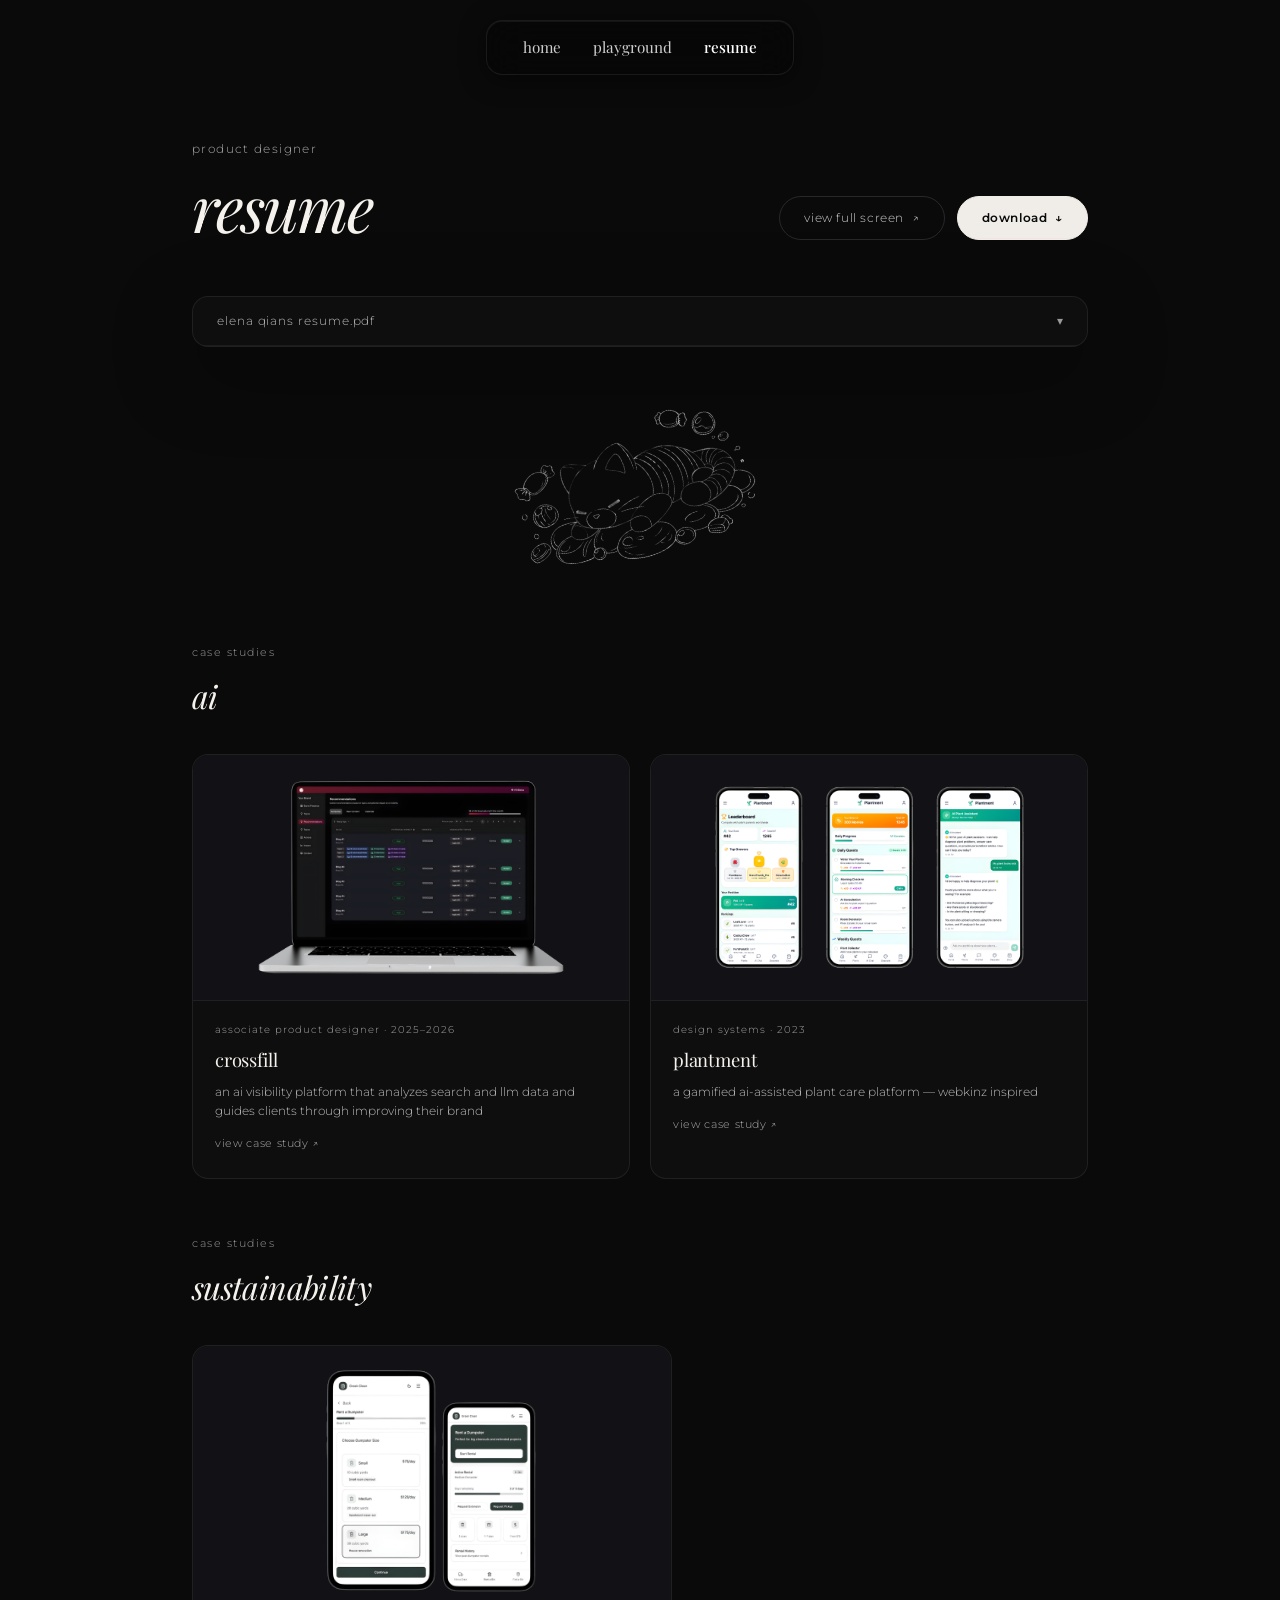
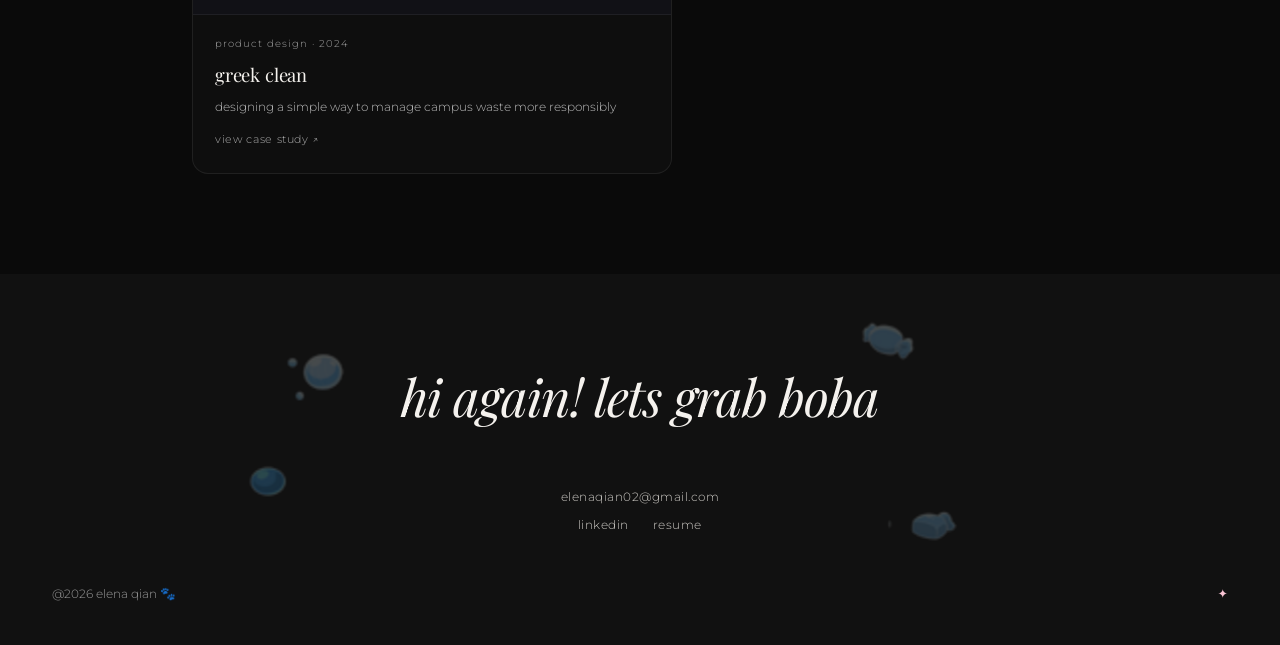
<file: resume.html>
<!DOCTYPE html>
<html lang="en">
<head>
  <meta charset="UTF-8" />
  <link rel="icon" href="images/finalcat.png" type="image/png">
  <meta name="viewport" content="width=device-width, initial-scale=1.0"/>
  <title>Resume — Elena Qian</title>
  <link rel="stylesheet" href="css/style.css" />
  <link href="https://fonts.googleapis.com/css2?family=Montserrat:ital,wght@0,300;0,400;0,500;0,600;0,700;1,300;1,400&family=Playfair+Display:ital,wght@0,400;0,500;1,400;1,500&display=swap" rel="stylesheet"/>
  <style>

    /* ── Page layout ── */
    .resume-page {
      min-height: 100vh;
      padding: 140px 52px 100px;
      max-width: 1000px;
      margin: 0 auto;
    }

    /* ── Hero row ── */
    .resume-hero {
      display: flex;
      justify-content: space-between;
      align-items: flex-end;
      margin-bottom: 56px;
      gap: 32px;
      flex-wrap: wrap;
    }

    .resume-eyebrow {
      font-family: var(--sans);
      font-size: 0.72rem;
      letter-spacing: 0.12em;
      color: rgba(255,255,255,0.65);
      margin-bottom: 14px;
    }

    .resume-title {
      font-family: var(--serif);
      font-size: clamp(2.4rem, 5vw, 4rem);
      font-weight: 400;
      font-style: italic;
      letter-spacing: -0.03em;
      line-height: 1.05;
      color: var(--text);
    }

    /* ── Buttons ── */
    .resume-actions {
      display: flex;
      gap: 12px;
      align-items: center;
      flex-shrink: 0;
    }

    .resume-btn {
      font-family: var(--sans);
      font-size: 0.75rem;
      letter-spacing: 0.05em;
      padding: 11px 24px;
      border-radius: 999px;
      cursor: pointer;
      text-decoration: none;
      display: inline-flex;
      align-items: center;
      gap: 8px;
      position: relative;
      overflow: hidden;
      transition: color 0.25s;
    }

    /* ghost — outline button */
    .resume-btn--ghost {
      background: transparent;
      color: rgba(255,255,255,0.80);
      border: 1px solid rgba(255,255,255,0.12);
    }
    .resume-btn--ghost:hover {
      color: rgba(255,255,255,0.9);
      border-color: rgba(255,255,255,0.58);
    }
    .resume-btn--ghost .btn-arrow {
      display: inline-block;
      transition: transform 0.25s ease;
    }
    .resume-btn--ghost:hover .btn-arrow {
      transform: translate(3px, -3px);
    }

    /* download — filled, white bg, black text */
    .resume-btn--download {
      background: #f0ede8;
      color: #0a0a0a;
      border: 1px solid #f0ede8;
      font-weight: 600;
    }
    .resume-btn--download::before {
      content: '';
      position: absolute;
      inset: 0;
      background: var(--accent);
      transform: translateY(100%);
      transition: transform 0.3s cubic-bezier(0.4,0,0.2,1);
      border-radius: 999px;
    }
    .resume-btn--download:hover::before { transform: translateY(0); }
    .resume-btn--download span { position: relative; z-index: 1; }
    .resume-btn--download .btn-arrow {
      position: relative;
      z-index: 1;
      display: inline-block;
      transition: transform 0.25s ease;
    }
    .resume-btn--download:hover .btn-arrow { transform: translateY(3px); }

    /* ── Viewer ── */
    .resume-viewer-wrap {
      border-radius: 16px;
      border: 1px solid rgba(255,255,255,0.07);
      background: rgba(255,255,255,0.02);
      overflow: hidden;
      box-shadow: 0 24px 80px rgba(0,0,0,0.4);
    }

    /* collapsed tab bar */
    .resume-viewer-tab {
      display: flex;
      align-items: center;
      justify-content: space-between;
      padding: 14px 24px;
      border-bottom: 1px solid rgba(255,255,255,0.06);
      cursor: pointer;
      user-select: none;
      transition: background 0.2s;
    }
    .resume-viewer-tab:hover { background: rgba(255,255,255,0.03); }

    .resume-viewer-tab__label {
      font-family: var(--sans);
      font-size: 0.72rem;
      letter-spacing: 0.08em;
      color: rgba(255,255,255,0.72);
    }

    .resume-viewer-tab__chevron {
      font-size: 0.75rem;
      color: rgba(255,255,255,0.58);
      transition: transform 0.3s ease;
    }
    .resume-viewer-tab__chevron.open { transform: rotate(180deg); }

    .resume-viewer-body {
      height: 0;
      overflow: hidden;
      transition: height 0.45s cubic-bezier(0.4,0,0.2,1);
    }
    .resume-viewer-body.open { height: 78vh; }

    .resume-viewer-body iframe {
      width: 100%;
      height: 78vh;
      border: none;
      display: block;
    }

    /* ── Read more section ── */
    .resume-readmore {
      margin-top: 72px;
    }
    .resume-readmore__eyebrow {
      font-family: var(--sans);
      font-size: 0.68rem;
      letter-spacing: 0.14em;
      color: rgba(255,255,255,0.58);
      margin-bottom: 8px;
    }
    .resume-readmore__heading {
      font-family: var(--serif);
      font-size: clamp(1.4rem, 2.5vw, 2rem);
      font-weight: 400;
      font-style: italic;
      color: var(--text);
      margin-bottom: 32px;
      letter-spacing: -0.02em;
    }
    .resume-readmore__grid {
      display: grid;
      grid-template-columns: 1fr 1fr;
      gap: 20px;
    }

    .resume-rm-card {
      display: block;
      text-decoration: none;
      border-radius: 16px;
      border: 1px solid rgba(255,255,255,0.07);
      background: rgba(255,255,255,0.02);
      overflow: hidden;
      transition: border-color 0.25s, background 0.25s, transform 0.3s;
    }
    .resume-rm-card:hover {
      border-color: rgba(255,255,255,0.14);
      background: rgba(255,255,255,0.04);
      transform: translateY(-4px);
    }
    .resume-rm-card__img {
      width: 100%;
      aspect-ratio: 16 / 9;
      object-fit: contain;
      object-position: center;
      display: block;
      background: #111116;
      padding: 20px 12px;
      box-sizing: border-box;
      border-bottom: 1px solid rgba(255,255,255,0.06);
    }
    .resume-rm-card__body {
      padding: 20px 22px 22px;
    }
    .resume-rm-card__tag {
      font-family: var(--sans);
      font-size: 0.62rem;
      letter-spacing: 0.1em;
      color: rgba(255,255,255,0.62);
      display: block;
      margin-bottom: 8px;
    }
    .resume-rm-card__title {
      font-family: var(--serif);
      font-size: 1.15rem;
      font-weight: 400;
      color: var(--text);
      margin-bottom: 8px;
      letter-spacing: -0.01em;
    }
    .resume-rm-card__desc {
      font-family: var(--sans);
      font-size: 0.74rem;
      line-height: 1.6;
      color: rgba(255,255,255,0.72);
    }
    .resume-rm-card__link {
      display: inline-flex;
      align-items: center;
      gap: 5px;
      margin-top: 14px;
      font-family: var(--sans);
      font-size: 0.68rem;
      letter-spacing: 0.06em;
      color: rgba(255,255,255,0.65);
      transition: color 0.2s;
    }
    .resume-rm-card:hover .resume-rm-card__link { color: var(--text); }

    /* ── Sketch cat ── */
    .resume-sketch {
      display:          block;
      margin:           56px auto 0;
      width:            clamp(180px, 24vw, 300px);
      height:           auto;
      transform-origin: center center;
      pointer-events:   none;
      animation:        sketchGlow 10s ease-in-out infinite;
      opacity:          1;
      transition:       opacity 1.1s ease;
    }
    .resume-sketch.hidden {
      opacity: 0;
    }
    @keyframes sketchGlow {
      0%, 100% { filter: drop-shadow(0 20px 28px rgba(0,0,0,0.5)); }
      50%       { filter: drop-shadow(0 6px  14px rgba(0,0,0,0.2)); }
    }

    @media (max-width: 640px) {
      .resume-page { padding: 110px 24px 72px; }
      .resume-viewer-body.open { height: 70vh; }
      .resume-viewer-body iframe { height: 70vh; }
      .resume-hero { align-items: flex-start; flex-direction: column; gap: 24px; }
      .resume-readmore__grid { grid-template-columns: 1fr; }
    }
  </style>
</head>
<body>
  <div class="bear-follower" aria-hidden="true">
    <svg width="28" height="28" viewBox="0 0 40 40" fill="none" xmlns="http://www.w3.org/2000/svg">
      <path d="M20 0 Q22.5 17.5 40 20 Q22.5 22.5 20 40 Q17.5 22.5 0 20 Q17.5 17.5 20 0Z"
            stroke="url(#cursor-grad)" stroke-width="1.5" fill="none"/>
      <defs>
        <linearGradient id="cursor-grad" x1="0" y1="0" x2="40" y2="40" gradientUnits="userSpaceOnUse">
          <stop offset="0%" stop-color="#a78bfa"/>
          <stop offset="100%" stop-color="#60a5fa"/>
        </linearGradient>
      </defs>
    </svg>
  </div>
  <script>
    (function() {
      var el = document.querySelector('.bear-follower');
      if (!el || ('ontouchstart' in window)) return;
      var x = 0, y = 0, cx = 0, cy = 0;
      document.addEventListener('mousemove', function(e) { cx = e.clientX; cy = e.clientY; });
      el.style.opacity = '0';
      var started = false;
      document.addEventListener('mousemove', function() { if (!started) { started = true; el.style.opacity = '1'; } }, { once: true });
      (function loop() {
        x += (cx - x) * 0.15; y += (cy - y) * 0.15;
        el.style.transform = 'translate(' + (x - 20) + 'px,' + (y - 20) + 'px)';
        requestAnimationFrame(loop);
      })();
    })();
  </script>

  <nav id="nav">
    <div class="nav-pill">
      <a href="/" class="nav-link">home</a>
      <a href="playground.html" class="nav-link">playground</a>
      <a href="resume.html" class="nav-link active">resume</a>
    </div>
  </nav>

  <main class="resume-page">

    <div class="resume-hero">
      <div>
        <div class="resume-eyebrow">product designer</div>
        <h1 class="resume-title">resume</h1>
      </div>
      <div class="resume-actions">
        <a href="images/Elena Qians Resume.pdf" target="_blank" class="resume-btn resume-btn--ghost">
          view full screen <span class="btn-arrow">↗</span>
        </a>
        <a href="images/Elena Qians Resume.pdf" download="Elena Qians Resume.pdf" class="resume-btn resume-btn--download">
          <span>download</span><span class="btn-arrow">↓</span>
        </a>
      </div>
    </div>

    <div class="resume-viewer-wrap">
      <div class="resume-viewer-tab" id="viewerTab" onclick="toggleViewer()">
        <span class="resume-viewer-tab__label">elena qians resume.pdf</span>
        <span class="resume-viewer-tab__chevron" id="viewerChevron">▾</span>
      </div>
      <div class="resume-viewer-body" id="viewerBody">
        <iframe src="images/Elena Qians Resume.pdf" title="Elena Qian Resume"></iframe>
      </div>
    </div>

    <img src="images/sketch.png" alt="" class="resume-sketch" id="resumeSketch" aria-hidden="true">

    <!-- ── Read more section ── -->
    <div class="resume-readmore">
      <div class="resume-readmore__eyebrow">case studies</div>
      <h2 class="resume-readmore__heading">ai</h2>
      <div class="resume-readmore__grid">

        <a href="crossfill.html" class="resume-rm-card">
          <img src="images/crossfill.png" alt="Crossfill" class="resume-rm-card__img" />
          <div class="resume-rm-card__body">
            <span class="resume-rm-card__tag">associate product designer · 2025–2026</span>
            <div class="resume-rm-card__title">crossfill</div>
            <div class="resume-rm-card__desc">an ai visibility platform that analyzes search and llm data and guides clients through improving their brand</div>
            <div class="resume-rm-card__link">view case study ↗</div>
          </div>
        </a>

        <a href="#" class="resume-rm-card">
          <img src="images/plantment.png" alt="Plantment" class="resume-rm-card__img" />
          <div class="resume-rm-card__body">
            <span class="resume-rm-card__tag">design systems · 2023</span>
            <div class="resume-rm-card__title">plantment</div>
            <div class="resume-rm-card__desc">a gamified ai-assisted plant care platform — webkinz inspired</div>
            <div class="resume-rm-card__link">view case study ↗</div>
          </div>
        </a>

      </div>
    </div>

    <!-- ── Sustainability section ── -->
    <div class="resume-readmore" style="margin-top: 56px;">
      <div class="resume-readmore__eyebrow">case studies</div>
      <h2 class="resume-readmore__heading">sustainability</h2>
      <div class="resume-readmore__grid" style="grid-template-columns: 1fr;">

        <a href="greekclean.html" class="resume-rm-card" style="max-width: 480px;">
          <img src="images/greekclean.png" alt="Greek Clean" class="resume-rm-card__img" />
          <div class="resume-rm-card__body">
            <span class="resume-rm-card__tag">product design · 2024</span>
            <div class="resume-rm-card__title">greek clean</div>
            <div class="resume-rm-card__desc">designing a simple way to manage campus waste more responsibly</div>
            <div class="resume-rm-card__link">view case study ↗</div>
          </div>
        </a>

      </div>
    </div>

  </main>

  <footer>
    <img src="images/footerr.png" alt="" class="footer-cat-bg" aria-hidden="true">
    <div class="footer-top">
      <h2 class="footer-heading">hi again! lets grab boba</h2>
    </div>
    <div class="footer-contact">
      <div class="footer-links">
        <a href="mailto:elenaqian02@gmail.com">elenaqian02@gmail.com</a>
        <div class="footer-links-row">
          <a href="https://www.linkedin.com/in/elena-qian1/" target="_blank">linkedin</a>
          <a href="resume.html">resume</a>
        </div>
      </div>
    </div>
    <div class="footer-bottom">
      <span>@2026 elena qian 🐾</span>
      <span class="footer-star">✦</span>
    </div>
  </footer>

  <script>
    function toggleViewer() {
      const body    = document.getElementById('viewerBody');
      const chevron = document.getElementById('viewerChevron');
      const sketch  = document.getElementById('resumeSketch');
      const isOpen  = body.classList.contains('open');
      body.classList.toggle('open', !isOpen);
      chevron.classList.toggle('open', !isOpen);
      // hide when opening, slowly reveal when closing
      sketch.classList.toggle('hidden', !isOpen);
    }
  </script>

  <script>
    (function () {
      var el = document.getElementById('resumeSketch');
      if (!el) return;

      var angle = 0;
      var t = 0;
      var scrolling = false;
      var scrollTimer = null;

      window.addEventListener('scroll', function () {
        scrolling = true;
        clearTimeout(scrollTimer);
        scrollTimer = setTimeout(function () { scrolling = false; }, 1400);
      }, { passive: true });

      function shortDelta(from, to) {
        return ((((to - from) % 360) + 540) % 360) - 180;
      }

      function tick() {
        t += 0.002;

        var targetAngle = scrolling
          ? 270                        // point straight down while scrolling
          : Math.sin(t) * 10;          // gentle float wobble when idle

        angle += shortDelta(angle, targetAngle) * 0.008;
        el.style.transform = 'rotate(' + angle + 'deg)';
        requestAnimationFrame(tick);
      }

      tick();
    })();
  </script>

</body>
</html>
</file>
<file: css/style.css>
/* ═══════════════════════════════════════════════
   ELENA QIAN PORTFOLIO — style.css
   Dark theme · Cat edition · Cody Mak layout
   ═══════════════════════════════════════════════ */

/* ---------- Variables ---------- */
:root {
  /* Dark palette */
  --bg:        #0a0a0a;
  --bg2:       #111111;
  --surface:   #1a1a1a;
  --surface2:  #222222;
  --border:    rgba(255, 255, 255, 0.07);
  --border2:   rgba(255, 255, 255, 0.12);

  /* Text */
  --text:      #f5f2ee;
  --text-soft: #ccc9c4;
  --muted:     #999;

  /* Accent — warm amber like Cody's site */
  --accent:    #f9c4d4;
  --accent2:   #fde0ea;

  /* Type */
  --serif:  'Playfair Display', Georgia, serif;
  --sans:   'Montserrat', system-ui, sans-serif;
  --clash:  'Montserrat', system-ui, sans-serif;

  --ease: cubic-bezier(0.16, 1, 0.3, 1);
}

/* ---------- Reset ---------- */
*, *::before, *::after { margin: 0; padding: 0; box-sizing: border-box; }
html  { scroll-behavior: smooth; font-size: 16px; overflow-x: hidden; }
body  {
  background:  var(--bg);
  color:       var(--text);
  font-family: var(--sans);
  font-weight: 300;
  line-height: 1.65;
  overflow-x:  hidden;
  cursor:      none;
}
img  { display: block; max-width: 100%; }
a    { text-decoration: none; color: inherit; }
a, button, [role="button"], input, textarea, select, label { cursor: none; }

/* ═══════════════════════════════
   LOADER
═══════════════════════════════ */
#loader {
  position:   fixed;
  inset:      0;
  z-index:    9999;
  background: var(--bg);
  display:    flex;
  align-items: center;
  justify-content: center;
  transition: opacity 0.7s ease, visibility 0.7s ease;
}
body.loaded #loader {
  opacity:    0;
  visibility: hidden;
}

.loader-inner {
  display:     flex;
  align-items: center;
  justify-content: center;
}

.loader-cat-img {
  width:     clamp(180px, 22vw, 280px);
  height:    auto;
  animation: loaderBounce 1.8s cubic-bezier(0.36, 0, 0.66, -0.56) infinite,
             loaderPulse  4.5s ease-in-out infinite;
  transform-origin: center bottom;
  filter: drop-shadow(0 12px 18px rgba(0,0,0,0.45));
}

@keyframes loaderBounce {
  0%, 100% { transform: translateY(0)    scaleX(1)    scaleY(1);   }
  45%       { transform: translateY(-40px) scaleX(0.95) scaleY(1.05); }
  55%       { transform: translateY(-42px) scaleX(0.94) scaleY(1.06); }
  80%       { transform: translateY(4px)  scaleX(1.06) scaleY(0.96); }
  90%       { transform: translateY(-8px) scaleX(0.99) scaleY(1.01); }
}

@keyframes loaderPulse {
  0%, 100% { filter: drop-shadow(0 24px 32px rgba(0,0,0,0.55)); }
  50%       { filter: drop-shadow(0 8px  16px rgba(0,0,0,0.25)); }
}

/* ═══════════════════════════════
   NAV
═══════════════════════════════ */
#nav {
  position:  fixed;
  top:       20px;
  left:      50%;
  transform: translateX(-50%);
  z-index:   100;
}

.nav-pill {
  display:        flex;
  align-items:    center;
  justify-content: center;
  gap:            32px;
  font-family:    var(--serif);
  background:     rgba(0, 0, 0, 0.25);
  backdrop-filter: blur(20px) saturate(140%);
  -webkit-backdrop-filter: blur(20px) saturate(140%);
  border-radius:  16px;
  padding:        14px 36px;
  border:         1px solid rgba(255, 255, 255, 0.08);
  box-shadow:     0 4px 24px rgba(0, 0, 0, 0.5), inset 0 1px 0 rgba(255, 255, 255, 0.06);
  white-space:    nowrap;
}

.nav-link {
  font-family:    var(--serif);
  font-size:      0.95rem;
  font-weight:    400;
  letter-spacing: 0;
  text-transform: none;
  color:          rgba(255, 255, 255, 0.80);
  position:       relative;
  transition:     color 0.2s;
}
.nav-link::after { display: none; }
.nav-link:hover  { color: rgba(255, 255, 255, 1); }
.nav-link.active { color: rgba(255, 255, 255, 1); font-weight: 500; }

/* ── Cursor follower ── */
.bear-follower {
  position:       fixed;
  pointer-events: none;
  z-index:        99999;
  width:          40px;
  height:         40px;
  top:            0;
  left:           0;
  transform:      translate(-50%, -50%);
  will-change:    transform;
}
.bear-follower svg {
  display: block;
}

/* ═══════════════════════════════
   HERO
═══════════════════════════════ */
.hero {
  min-height:     100vh;
  display:        flex;
  flex-direction: column;
  justify-content: flex-start;
  align-items:    flex-start;
  padding:        140px 72px 80px;
  position:       relative;
  overflow:       visible;
}

/* Diamond star inline with hi! — all screen sizes */
.hero-greeting-star {
  display: block;
  width: 52px;
  height: 52px;
  flex-shrink: 0;
  transition: transform 0.1s ease-out;
  will-change: transform;
}
@media (max-width: 540px) {
  .hero-greeting-star { width: 28px; height: 28px; }
}
.hero-greeting {
  display: flex;
  align-items: center;
  gap: 40px; /* desktop */
}
@media (max-width: 540px) {
  .hero-greeting { gap: 15px; }
}

/* ---------- Hero text ---------- */
.hero-greeting {
  position:       absolute;
  top:            30%;
  left:           25%;
  z-index:        1;
  font-family:    var(--serif);
  font-size:      clamp(2.8rem, 6.5vw, 6rem);
  font-weight:    400;
  letter-spacing: -0.01em;
  line-height:    1.05;
  color:          var(--text);
  opacity:        0;
  white-space:    nowrap;
}

/* centered name block */
.hero-center {
  position:        absolute;
  top:             58%;
  left:            50%;
  transform:       translate(-50%, -50%);
  text-align:      center;
  z-index:         1;
  pointer-events:  none;
}

.hero-name {
  font-family:    var(--serif);
  font-size:      clamp(2.8rem, 6.5vw, 6rem);
  font-weight:    400;
  letter-spacing: -0.01em;
  line-height:    1.05;
  color:          var(--text);
  margin-bottom:  12px;
  opacity:        0;
  transform:      translateY(40px);
  position:       relative;
  z-index:        1;
  display:        block;
}

.hero-name-accent { color: #dbeafe; }

/* Sketch image floating behind the name */
@keyframes sketchFloat {
  0%   { transform: translateX(-50%) translateY(0px)   scale(1.00); }
  30%  { transform: translateX(-50%) translateY(-10px) scale(1.02); }
  65%  { transform: translateX(-50%) translateY(-5px)  scale(1.01); }
  100% { transform: translateX(-50%) translateY(0px)   scale(1.00); }
}
.hero-name-wrap {
  position:   relative;
  display:    inline-block;
}
.hero-sketch {
  position:   absolute;
  top:        calc(20px - 14vh);
  bottom:     auto;
  left:       50%;
  transform:  translateX(-50%);
  width:      auto;
  height:     auto;
  min-width:  clamp(400px, 54vw, 750px);
  opacity:    0.22;
  z-index:    0;
  pointer-events: none;
  mix-blend-mode: screen;
  transform-origin: center center;
  will-change: transform;
}

/* ── Hero decorative floaters (candy + bubble) ── */
@keyframes candyDrift {
  0%   { transform: translateY(0px)   rotate(-3deg) scale(1.00); }
  30%  { transform: translateY(-20px) rotate(3deg)  scale(1.03); }
  60%  { transform: translateY(-10px) rotate(-1deg) scale(1.01); }
  80%  { transform: translateY(-24px) rotate(4deg)  scale(1.04); }
  100% { transform: translateY(0px)   rotate(-3deg) scale(1.00); }
}
@keyframes bigBubblePulse {
  0%,100% { transform: scale(1.00); }
  40%     { transform: scale(1.10); }
  70%     { transform: scale(0.96); }
}
@keyframes smallBubblePulse {
  0%,100% { transform: scale(1.00); }
  45%     { transform: scale(1.10); }
  70%     { transform: scale(0.97); }
}
@keyframes bubbleRise {
  0%   { transform: translateX(-50%) translateY(120px); opacity: 0;   }
  15%  { opacity: 1; }
  75%  { opacity: 0.9; }
  100% { transform: translateX(-50%) translateY(-120px); opacity: 0;  }
}
.hero-deco-candy,
.hero-deco-bubble {
  position:       absolute;
  top:            -50px;
  left:           50%;
  transform:      translateX(-50%);
  pointer-events: none;
  z-index:        1;
}
.hero-deco-img {
  display:   block;
  width:     auto;
  height:    auto;
  min-width: clamp(900px, 120vw, 1600px);
  opacity:   0.32;
}
.hero-deco-candy {
  left: 55%;
}
.hero-deco-img--candy {
  animation: candyDrift 7s ease-in-out infinite;
  transform-origin: center center;
  min-width: clamp(400px, 55vw, 750px);
}
.hero-deco-bigbubble,
.hero-deco-smallbubble {
  left: 0%;
  top: -40px;
  transform: translateX(-50%);
}
.hero-deco-bigbubble {
  left: -30%;
  top: -48vh;
}
.hero-deco-smallbubble {
  left:      15%;
  top:       -58vh;
  transform: translateX(-50%);
}
.hero-deco-img--bigbubble {
  animation: bigBubblePulse 6.4s ease-in-out infinite;
  animation-delay: 0s;
  transform-origin: center center;
  min-width: clamp(1053px, 130vw, 1782px);
}
.hero-deco-img--smallbubble {
  animation: smallBubblePulse 4.9s ease-in-out infinite;
  animation-delay: -2.7s;
  transform-origin: center center;
  min-width: clamp(800px, 100vw, 1400px);
}

.hero-pronunciation {
  font-size:  0.9rem;
  color:      var(--text-soft);
  font-weight: 300;
  opacity:    0;
}

.hero-sub {
  position:      static;
  margin-top:    28px;
  margin-bottom: 40px;
  font-family:   var(--serif);
  font-size:     1.05rem;
  color:         var(--text-soft);
  line-height:   1.7;
  max-width:     420px;
  opacity:       0;
  transform:     translateY(20px);
  z-index:       1;
}
.hero-sub strong {
  color:       var(--text);
  font-weight: 500;
}

/* ── "feel" strikethrough animation ── */
@keyframes strikeThrough {
  from { width: 0; }
  to   { width: 100%; }
}
@keyframes feelGrayOut {
  from { color: inherit; }
  to   { color: rgba(255, 255, 255, 0.45); }
}
.feel-strike {
  position:  relative;
  display:   inline-block;
  animation: feelGrayOut 1.2s ease-in-out 3s forwards;
}
.feel-strike::after {
  content:    '';
  position:   absolute;
  left:       0;
  top:        50%;
  height:     1.5px;
  width:      0;
  background: #93c5fd;
  animation:  strikeThrough 1.2s ease-in-out 3s forwards;
}

/* ---------- Story of My Works link (bottom-right) ---------- */
.hero-story-link {
  position:    absolute;
  right:       72px;
  bottom:      64px;
  display:     flex;
  align-items: center;
  gap:         7px;
  font-family: var(--serif);
  font-style:  italic;
  font-size:   1rem;
  color:       var(--text-soft);
  z-index:     1;
  transition:  color 0.2s, gap 0.3s;
}
.hero-story-link:hover {
  color: var(--text);
  gap:   12px;
}

/* ---------- Cat + star illustration ---------- */
.hero-illustration {
  position:       absolute;
  left:           50%;
  top:            50%;
  transform:      translate(-50%, -50%);
  width:          clamp(520px, 68vw, 860px);
  height:         clamp(520px, 68vw, 860px);
  pointer-events: none;
  z-index:        0;
}

/* Outer wrapper — JS writes parallax transform here */
.illus-parallax {
  position:    absolute;
  transition:  transform 0.14s ease-out;
  will-change: transform;
}

/* ── Cat ── */
.cat-parallax {
  inset: 0;
  display:         flex;
  align-items:     center;
  justify-content: center;
}

.cat-idle {
  width:     clamp(480px, 62vw, 780px);
  display:   none;
  opacity:          0;
  transform-origin: center bottom;
}

@keyframes catBob {
  0%,  100% { transform: translateY(0)    rotate(-1deg); }
  40%        { transform: translateY(-18px) rotate(1.5deg); }
  70%        { transform: translateY(-10px) rotate(-0.5deg); }
}

/* Entrance: cat scales up from below */
@keyframes catAppear {
  from { opacity: 0; transform: translateY(40px) scale(0.85); }
  to   { opacity: 1; transform: translateY(0)    scale(1); }
}
.cat-idle { animation: catAppear 0.9s cubic-bezier(0.16,1,0.3,1) 0.3s forwards,
                        catBob   5s ease-in-out 1.2s infinite; }

/* ── Stars ── */
.star-parallax { display: flex; }

/* Positions relative to the illustration container */
.star-a { display: none; }  /* replaced by inline greeting star */
.star-b { bottom: 14%; right: 10%; }  /* large filled  — lower-right */
.star-c { bottom: 30%; right: 20%; }  /* medium filled — beside b    */

.sparkle { display: block; }
.sparkle--sm { width: 34px;  height: 34px;  }
.sparkle--md { width: 44px;  height: 44px;  }
.sparkle--lg { width: 62px;  height: 62px;  }

/* Idle animations per star */
@keyframes starPulse {
  0%, 100% { transform: scale(1)    rotate(0deg);  }
  50%       { transform: scale(1.25) rotate(15deg); }
}
@keyframes starDrift {
  0%, 100% { transform: translateY(0)   scale(1);    }
  50%       { transform: translateY(-10px) scale(1.1); }
}
@keyframes starSpin {
  0%, 100% { transform: rotate(0deg)  scale(1);    }
  50%       { transform: rotate(22deg) scale(0.88); }
}
/* Slow independent floats for the two opaque blue stars */
@keyframes starFloatB {
  0%   { transform: translate(0px,   0px)   scale(1.00) rotate(0deg);  }
  20%  { transform: translate(6px,  -9px)   scale(1.05) rotate(3deg);  }
  45%  { transform: translate(9px,  -4px)   scale(1.08) rotate(1deg);  }
  70%  { transform: translate(3px,   7px)   scale(1.03) rotate(-3deg); }
  100% { transform: translate(0px,   0px)   scale(1.00) rotate(0deg);  }
}
@keyframes starFloatC {
  0%   { transform: translate(0px,   0px)   scale(1.00) rotate(0deg);  }
  25%  { transform: translate(-7px, -11px)  scale(1.06) rotate(-4deg); }
  55%  { transform: translate(-5px,  6px)   scale(1.03) rotate(2deg);  }
  80%  { transform: translate(4px,   3px)   scale(1.05) rotate(-1deg); }
  100% { transform: translate(0px,   0px)   scale(1.00) rotate(0deg);  }
}

/* Entrance: stars pop in */
@keyframes starAppear {
  from { opacity: 0; transform: scale(0.2) rotate(-30deg); }
  to   { opacity: 1; transform: scale(1)   rotate(0deg);   }
}

.star-idle--a {
  animation: starAppear 0.6s cubic-bezier(0.16,1,0.3,1) 0.7s both,
             starPulse  3.2s ease-in-out 1.3s infinite;
}
.star-idle--b {
  animation: starAppear  0.6s cubic-bezier(0.16,1,0.3,1) 0.9s both,
             starFloatB  10s  ease-in-out                 1.5s infinite;
}
.star-idle--c {
  animation: starAppear  0.6s cubic-bezier(0.16,1,0.3,1) 1.1s both,
             starFloatC  13s  ease-in-out                 1.7s infinite;
}

/* ═══════════════════════════════
   MARQUEE TICKER
═══════════════════════════════ */
.marquee-wrap {
  border-top:    1px solid rgba(255,255,255,0.08);
  border-bottom: 1px solid rgba(255,255,255,0.08);
  background:    transparent;
  padding:       14px 0;
  overflow:      hidden;
  white-space:   nowrap;
  position: relative;
  margin-top:    120px;
}
.marquee-track {
  display:     inline-flex;
  align-items: center;
  gap:         28px;
  animation:   marquee 26s linear infinite;
  will-change: transform;
}
.marquee-track span {
  font-size:      0.78rem;
  letter-spacing: 0.08em;
  color:          rgba(255,255,255,0.7);
  flex-shrink:    0;
}
.marquee-track .star {
  display:     inline-flex;
  align-items: center;
  flex-shrink: 0;
}
.marquee-wrap:hover .marquee-track {
  animation-play-state: paused;
}
@keyframes marquee {
  from { transform: translateX(0); }
  to   { transform: translateX(-25%); }
}

/* Label below marquee */
.work-label {
  display:     flex;
  align-items: center;
  justify-content: flex-end;
  gap:         6px;
  padding:     20px 52px 0;
  font-family: var(--serif);
  font-style:  italic;
  font-size:   0.92rem;
  color:       var(--text-soft);
  pointer-events: none;
  user-select: none;
}

/* ═══════════════════════════════
   FEATURED WORK — editorial split layout
═══════════════════════════════ */
.work {
  padding:        80px 72px 60px;
  max-width:      1280px;
  margin:         0 auto;
  display:        flex;
  flex-direction: column;
  gap:            0;
}

/* Base card reset */
.project-card {
  display:         block;
  text-decoration: none;
  color:           inherit;
  width:           100%;
  background:      transparent;
  border:          none;
  border-radius:   0;
  overflow:        visible;
}
.project-card:hover { transform: none; box-shadow: none; }

.project-card--ghost {
  background:    transparent;
  border:        none;
  border-radius: 0;
  box-shadow:    none;
  width:         100%;
  overflow:      visible;
}
.project-card--ghost:hover { transform: none; box-shadow: none; border-color: transparent; }

/* ── Case study card ── */
.cs-card {
  display:         block;
  text-decoration: none;
  color:           inherit;
  padding:         72px 0;
  border-top:      1px solid rgba(255,255,255,0.08);
  overflow:        visible;
}
.work .cs-card:first-child { border-top: none; padding-top: 0; }

/* Flex row: left text + right image */
.cs-layout {
  display:     flex;
  align-items: flex-end;   /* bottom-align: description sits beside lower image */
  gap:         10px;
  position:    relative;
}

/* Even cards: swap columns */
.cs-card:nth-child(even) .cs-layout { flex-direction: row-reverse; }

/* Crossfill chart — larger, overlays image + description, shows on hover */
.cs-chart {
  display:         block;
  width:           clamp(200px, 26vw, 360px);
  height:          auto;
  margin-left:     -80px;          /* pull left into the image */
  margin-bottom:   -110px;         /* overlap the description below */
  position:        relative;
  z-index:         2;              /* above .cs-detail */
  pointer-events:  none;
  opacity:         0;
  transform:       translateY(calc(-50% + 10px));
  transition:      opacity 0.9s ease, transform 0.9s ease;
  border-radius:   10px;
  filter:          drop-shadow(0 8px 24px rgba(0,0,0,0.45));
}
.cs-chart.visible {
  opacity:    0.25;
  transform:  translateY(-50%);
  transition: opacity 0.9s ease, transform 0.9s ease;
}
.cs-card:hover .cs-chart,
.cs-card.cs-in-view .cs-chart {
  opacity: 0.82;
  transition: opacity 0.4s ease, transform 0.9s ease;
}
.cs-detail {
  position: relative;
  z-index:  1;                     /* behind the chart */
}

/* ── Plantment: plant image group ── */
.plant-img-group {
  position: relative;
  display:  inline-block;
}

.aiplant-img {
  position:   absolute;
  top:        20%;
  left:       60%;
  width:      min(100%, 240px);
  height:     auto;
  object-fit: contain;
  opacity:    0.25;
  transform:  translateX(0);
  transition: opacity 0.4s ease;
  pointer-events: none;
}

.cs-card:hover .aiplant-img,
.cs-card.cs-in-view .aiplant-img {
  opacity: 0.82;
  filter: drop-shadow(0 0 40px rgba(50, 120, 80, 0.75));
}

/* ── Plantment: project stats pills ── */
.plant-card-img {
  display:       block;
  width:         min(100%, 280px);
  height:        auto;
  margin:        0;
  object-fit:    contain;
  opacity:       0;
  transform:     translateX(-28px);
  transition:    opacity 1.2s ease, transform 1.2s ease;
}
.plant-card-img.visible {
  opacity:   1;
  transform: translateX(0);
}
.plant-stats {
  display:       flex;
  flex-wrap:     nowrap;
  gap:           0;
  margin-bottom: 32px;
  max-width:     none;
  border:        1px solid rgba(255,255,255,0.1);
  border-radius: 6px;
  overflow:      hidden;
  position:      relative;
  top:           -100%;
}
.plant-stat-pill {
  display:        flex;
  align-items:    center;
  gap:            7px;
  padding:        8px 14px;
  white-space:    nowrap;
  cursor:         default;
  position:       relative;
  flex:           1;
  justify-content: center;
  border-right:   1px solid rgba(255,255,255,0.08);
  opacity:        0;
  transform:      translateY(4px);
  transition:     opacity 0.5s ease, transform 0.5s ease,
                  background 0.25s ease;
}
.plant-stat-pill:last-child { border-right: none; }
.plant-stat-pill:hover {
  background: rgba(255,255,255,0.05);
}
.plant-stat-pill:hover .plant-pill-dot {
  background:  #5cdb95;
  box-shadow:  0 0 6px #5cdb95;
}
.plant-stats.animated .plant-pill-dot {
  background:  #5cdb95;
  animation:   dot-pulse 2s ease-in-out infinite;
}
.plant-stats.animated .plant-stat-pill:nth-child(1) .plant-pill-dot { animation-delay: 0s; }
.plant-stats.animated .plant-stat-pill:nth-child(2) .plant-pill-dot { animation-delay: 0.3s; }
.plant-stats.animated .plant-stat-pill:nth-child(3) .plant-pill-dot { animation-delay: 0.6s; }
.plant-stats.animated .plant-stat-pill:nth-child(4) .plant-pill-dot { animation-delay: 0.9s; }
@keyframes dot-pulse {
  0%, 100% { box-shadow: 0 0 0px #5cdb95;  opacity: 0.5; }
  50%       { box-shadow: 0 0 8px #5cdb95;  opacity: 1; }
}
.plant-stats.animated .plant-stat-pill:nth-child(1) { opacity: 1; transform: none; transition-delay: 0s; }
.plant-stats.animated .plant-stat-pill:nth-child(2) { opacity: 1; transform: none; transition-delay: 0.08s; }
.plant-stats.animated .plant-stat-pill:nth-child(3) { opacity: 1; transform: none; transition-delay: 0.16s; }
.plant-stats.animated .plant-stat-pill:nth-child(4) { opacity: 1; transform: none; transition-delay: 0.24s; }
.plant-pill-dot {
  width:         5px;
  height:        5px;
  border-radius: 50%;
  background:    rgba(255,255,255,0.25);
  flex-shrink:   0;
  transition:    background 0.25s ease, box-shadow 0.25s ease;
}
.plant-pill-label {
  font-family:    'Courier New', monospace;
  font-size:      0.6rem;
  letter-spacing: 0.08em;
  color:          rgba(255,255,255,0.55);
  transition:     color 0.25s ease;
}
.plant-stat-pill:hover .plant-pill-label {
  color: rgba(255,255,255,0.9);
}

/* Greek Clean: description and button moved down */
.cs-card:nth-child(2) .cs-layout { gap: 0; align-items: flex-start; }
.cs-card:nth-child(2) .cs-right  { padding-top: 200px; }

/* Greek Clean: trashcat + greek2 */
.cs-card:nth-child(2) .cs-detail { margin-bottom: 32px; }
.gc-cattrash {
  position:      absolute;
  bottom:        0;
  right:         -30%;
  width:         55%;
  height:        auto;
  opacity:       0.45;
  pointer-events: none;
}
.gc-cta-row {
  display:   flex;
  align-items: center;
  position:  relative;
}
.gc-greek2 {
  height:          290px;
  width:           auto;
  max-width:       none;
  opacity:         0.5;
  pointer-events:  none;
  position:        absolute;
  left:            calc(100% + 120px);
  top:             50%;
  transform:       translateY(-20%);
  transition:      opacity 0.5s ease;
}
.cs-card:hover .gc-greek2,
.cs-card.cs-in-view .gc-greek2 {
  opacity: 0.9;
}

/* ── LEFT: number + title + image stacked ── */
.cs-left {
  flex:            0 0 55%;
  display:         flex;
  flex-direction:  column;
  align-items:     flex-start;
  position:        relative;
}
/* Glow sits behind the image column */
.cs-left::before {
  content:    '';
  position:   absolute;
  inset:      -10%;
  background: radial-gradient(ellipse at center, var(--glow, transparent) 0%, transparent 68%);
  opacity:    0;
  transition: opacity 0.55s ease;
  pointer-events: none;
  z-index:    -1;
}
.cs-card:hover .cs-left::before,
.cs-card.cs-in-view .cs-left::before { opacity: 1; }

/* Slow fade-out when card leaves view */
.cs-card.cs-leaving-view .cs-left::before { transition: opacity 1.6s ease; }
.cs-card.cs-leaving-view .cs-chart        { transition: opacity 1.6s ease; }
.cs-card.cs-leaving-view .aiplant-img     { transition: opacity 1.6s ease; }
.cs-card.cs-leaving-view .gc-greek2       { transition: opacity 1.6s ease, transform 1.6s ease; }
.cs-card.cs-leaving-view .cs-cta          { transition: transform 1.6s ease; }

/* Large faded counter behind the title */
.cs-num {
  font-family:  var(--serif);
  font-size:    clamp(5rem, 12vw, 10rem);
  font-weight:  400;
  line-height:  1;
  color:        rgba(255,255,255,0.04);
  margin-bottom: -0.55em;   /* pull title up into the number */
  user-select:  none;
  pointer-events: none;
}

.cs-title {
  font-family:    var(--serif);
  font-size:      clamp(4rem, 8vw, 8rem);
  font-weight:    400;
  letter-spacing: -0.03em;
  line-height:    1.0;
  color:          var(--text);
  margin-bottom:  16px;
}

/* Subtle card for description + tags */
.cs-detail {
  background:    rgba(255,255,255,0.03);
  border:        1px solid rgba(255,255,255,0.07);
  border-radius: 10px;
  padding:       22px 26px;
  margin-bottom: 32px;
  max-width:     400px;
  width:         100%;
}
.cs-desc {
  font-size:     0.9rem;
  color:         rgba(255,255,255,0.82);
  line-height:   1.85;
  margin-bottom: 14px;
}
.cs-cats {
  font-family:    var(--sans);
  font-size:      0.58rem;
  letter-spacing: 0.16em;
  text-transform: lowercase;
  color:          rgba(255,255,255,0.58);
}

/* Filled CTA button */
.cs-cta {
  display:        inline-flex;
  align-items:    center;
  gap:            14px;
  font-family:    var(--sans);
  font-size:      0.68rem;
  font-weight:    500;
  letter-spacing: 0.12em;
  text-transform: lowercase;
  color:          var(--bg);
  background:     var(--text);
  padding:        14px 32px;
  border-radius:  3px;
  position:       relative;
  transition:     transform 0.35s ease;
}
/* SVG border injected by JS sits inside this element */
.cs-cta svg.cta-border-svg {
  position:       absolute;
  left:           -2px;
  top:            -2px;
  pointer-events: none;
  overflow:       visible;
}
.cs-card:hover .cs-cta,
.cs-card.cs-in-view .cs-cta { transform: translateX(6px); }

/* ── RIGHT: description + CTA, bottom-aligned beside image ── */
.cs-right {
  flex:            1 1 0;
  display:         flex;
  flex-direction:  column;
  align-items:     flex-start;
  justify-content: flex-end;
  perspective:     900px;
  padding-bottom:  4px;
}
.cs-img {
  width:            100%;
  height:           auto;
  display:          block;
  transform-origin: center center;
  transition:       transform 0.5s cubic-bezier(0.25, 0.46, 0.45, 0.94);
  will-change:      transform;
}
/* Greek Clean image has baked-in whitespace — expand it to bleed the padding off-screen */
.cs-card:nth-child(2) .cs-img {
  width:       120%;
  margin-left: -10%;
}

/* ═══════════════════════════════
   OLDIES
═══════════════════════════════ */
.oldies {
  background: var(--bg2);
  padding:    100px 52px;
  border-top: 1px solid var(--border);
}
.oldies-label {
  font-family:  var(--serif);
  font-style:   italic;
  font-size:    1.1rem;
  color:        var(--text-soft);
  text-align:   center;
  margin-bottom: 56px;
}
.oldies-grid {
  display: grid;
  grid-template-columns: repeat(3, 1fr);
  gap:        22px;
  max-width:  1100px;
  margin:     0 auto;
}
.oldie-card {
  background:    var(--surface);
  border-radius: 14px;
  overflow:      hidden;
  border:        1px solid var(--border);
  display:       block;
  transition:    transform 0.45s var(--ease), border-color 0.3s;
}
.oldie-card:hover {
  transform:    translateY(-7px);
  border-color: var(--border2);
}
.oldie-img-wrap {
  aspect-ratio: 1/1;
  background:   var(--surface2);
  overflow:     hidden;
}
.oldie-placeholder {
  width: 100%; height: 100%;
  min-height: 180px;
  display:    flex;
  align-items: center;
  justify-content: center;
  font-size:  3.5rem;
  transition: transform 0.5s var(--ease);
}
.oldie-card:hover .oldie-placeholder { transform: scale(1.1) rotate(6deg); }

.oldie-img {
  width: 100%; height: 100%;
  object-fit: cover;
  transition: transform 0.5s var(--ease);
}
.oldie-card:hover .oldie-img { transform: scale(1.07); }

.oldie-info { padding: 20px 22px 24px; }
.oldie-year {
  display:        block;
  font-size:      0.72rem;
  letter-spacing: 0.06em;
  color:          var(--accent);
  margin-bottom:  6px;
}
.oldie-title {
  font-family:  var(--serif);
  font-size:    1.3rem;
  font-weight:  400;
  margin-bottom: 8px;
}
.oldie-desc {
  font-size:  0.85rem;
  color:      var(--text-soft);
  line-height: 1.65;
}

/* ═══════════════════════════════
   EXPERIENCE
═══════════════════════════════ */
.experience {
  padding:   100px 52px;
  max-width: 880px;
  margin:    0 auto;
}
.section-title {
  font-family:    var(--serif);
  font-size:      clamp(2rem, 4vw, 3rem);
  font-weight:    400;
  letter-spacing: -0.02em;
  margin-bottom:  56px;
}
.exp-list {
  display:        flex;
  flex-direction: column;
}
.exp-item {
  display:       flex;
  flex-direction: column;
  padding:       26px 0;
  border-bottom: 1px solid var(--border);
  gap:           0;
}
.exp-item:last-child {
  border-bottom: none;
}
.exp-item__top {
  display:         flex;
  justify-content: space-between;
  align-items:     center;
  gap:             24px;
  margin-bottom:   16px;
}
.exp-text {
  display:        flex;
  flex-direction: column;
  gap:            4px;
}
.exp-role {
  font-size:   1rem;
  font-weight: 400;
  color:       var(--text);
}
.exp-date {
  font-size:      0.8rem;
  letter-spacing: 0.04em;
  color:          var(--text-soft);
}
.exp-desc {
  font-size:   0.88rem;
  color:       rgba(255,255,255,0.7);
  margin-top:  6px;
  line-height: 1.5;
}
.exp-img-wrap {
  width:  68px;
  height: 52px;
  border-radius: 8px;
  overflow:   hidden;
  flex-shrink: 0;
  background: var(--surface);
  border:     1px solid var(--border);
  display:    flex;
  align-items: center;
  justify-content: center;
}
.exp-placeholder { font-size: 1.6rem; }
.exp-img { width: 100%; height: 100%; object-fit: cover; }

.exp-li-wrap {
  display:     flex;
  align-items: center;
  justify-content: center;
  flex-shrink: 0;
  width:  40px;
  height: 40px;
}
.exp-li-icon {
  width:      22px;
  height:     22px;
  color:      rgba(255,255,255,0.85);
  transition: color 0.25s;
  display:    block;
  flex-shrink: 0;
}
.exp-li-wrap:hover .exp-li-icon,
.exp-li-wrap:active .exp-li-icon { color: #0a66c2; }

.btn-resume {
  display:       inline-flex;
  align-items:   center;
  justify-content: center;
  margin-top:    48px;
  padding:       14px 40px;
  border:        1px solid var(--border2);
  border-radius: 100px;
  font-size:     0.82rem;
  letter-spacing: 0.06em;
  color:         var(--text);
  transition:    background 0.3s, color 0.3s, border-color 0.3s, transform 0.3s;
}
.btn-resume:hover {
  background:   var(--text);
  color:        var(--bg);
  border-color: var(--text);
  transform:    translateY(-2px);
}

.btn-download-resume {
  display:        inline-flex;
  align-items:    center;
  gap:            8px;
  padding:        14px 32px;
  border-radius:  100px;
  font-size:      0.82rem;
  letter-spacing: 0.06em;
  font-family:    var(--sans);
  font-weight:    600;
  background:     var(--text);
  color:          var(--bg);
  border:         1px solid var(--text);
  position:       relative;
  overflow:       hidden;
  transition:     color 0.25s;
  text-decoration: none;
}
.btn-download-resume::before {
  content:      '';
  position:     absolute;
  inset:        0;
  background:   var(--accent);
  transform:    translateY(100%);
  transition:   transform 0.32s cubic-bezier(0.4,0,0.2,1);
  border-radius: 100px;
}
.btn-download-resume:hover::before { transform: translateY(0); }
.btn-download-resume span,
.btn-download-resume .btn-dl-arrow { position: relative; z-index: 1; }
.btn-dl-arrow {
  display:    inline-block;
  transition: transform 0.25s ease;
}
.btn-download-resume:hover .btn-dl-arrow { transform: translateY(3px); }

/* ═══════════════════════════════
   BOBA O ANIMATION
═══════════════════════════════ */
.boba-o-wrap {
  display:        inline-block;
  position:       relative;
  vertical-align: middle;
}
.boba-o-letter {
  display:    inline-block;
  transition: opacity 0.25s ease, transform 0.25s ease;
  opacity:    1;
  transform:  scale(1);
}
.boba-o-img {
  position:        absolute;
  left:            50%;
  top:             50%;
  transform:       translate(-50%, -260%);
  opacity:         0;
  width:           1.05em;
  height:          1.05em;
  object-fit:      contain;
  pointer-events:  none;
  transition:      none;
}
.boba-o-wrap.animate .boba-o-letter {
  opacity:   0;
  transform: scale(0);
  transition: opacity 0.2s ease 0.3s, transform 0.2s ease 0.3s;
}
.boba-o-wrap.animate .boba-o-img {
  opacity:   0.55;
  transform: translate(-50%, -50%);
  transition: opacity 0.5s ease 0.1s,
              transform 1.2s cubic-bezier(0.22, 0.61, 0.36, 1) 0.1s;
  animation: none;
}
.boba-o-wrap.floating .boba-o-img {
  animation: bobaFloat 4s ease-in-out infinite;
}
@keyframes bobaFloat {
  0%   { transform: translate(-50%, -50%) rotate(-4deg); }
  25%  { transform: translate(-46%, -58%) rotate(3deg); }
  50%  { transform: translate(-54%, -44%) rotate(-2deg); }
  75%  { transform: translate(-48%, -56%) rotate(4deg); }
  100% { transform: translate(-50%, -50%) rotate(-4deg); }
}

/* ═══════════════════════════════
   FOOTER
═══════════════════════════════ */
footer {
  background:  var(--bg2);
  border-top:  none;
  padding:     80px 52px 40px;
  position:    relative;
  overflow:    hidden;
}
.footer-cat-bg {
  position:   absolute;
  left:       48%;
  top:        55%;
  transform:  translateX(-50%) translateY(-50%);
  width:      clamp(200px, 86vw, 801px);
  opacity:         0.25;
  pointer-events:  none;
  animation:       catFloat 8s ease-in-out infinite;
  transform-origin: center center;
  user-select:     none;
  image-rendering: high-quality;
  -webkit-backface-visibility: hidden;
  backface-visibility: hidden;
}
@keyframes catFloat {
  0%   { transform: translateX(-50%) translateY(-50%)         rotate(-2deg); }
  50%  { transform: translateX(-50%) translateY(calc(-50% - 16px)) rotate(2deg); }
  100% { transform: translateX(-50%) translateY(-50%)         rotate(-2deg); }
}
.footer-top {
  display:        flex;
  flex-direction: column;
  align-items:    center;
  gap:            20px;
  text-align:     center;
  margin-bottom:  48px;
}
.footer-logo {
  font-family:  var(--serif);
  font-size:    0.85rem;
  width:  42px; height: 42px;
  border: 1px solid var(--border2);
  border-radius: 50%;
  display:     flex;
  align-items: center;
  justify-content: center;
  letter-spacing: 0.05em;
}
.footer-heading {
  font-family:    var(--serif);
  font-size:      clamp(1.8rem, 4vw, 3.2rem);
  font-weight:    400;
  font-style:     italic;
  letter-spacing: -0.02em;
}
.footer-divider { display: none; }
.footer-contact {
  display:         flex;
  flex-direction:  column;
  align-items:     center;
  text-align:      center;
  margin-bottom:   48px;
  gap:             10px;
}
.footer-email a {
  font-family: var(--serif);
  font-size:   clamp(1rem, 2vw, 1.4rem);
  font-style:  italic;
  color:       var(--text);
  transition:  color 0.2s;
}
.footer-email a:hover { color: var(--accent); }

.footer-links {
  display:        flex;
  flex-direction: column;
  align-items:    center;
  gap:            8px;
}
.footer-links a {
  font-size:      0.78rem;
  letter-spacing: 0.04em;
  color:          var(--text-soft);
  transition:     color 0.2s;
}
.footer-links a:hover { color: var(--text); }
.footer-links-row {
  display: flex;
  gap: 24px;
}

.footer-bottom {
  display:         flex;
  justify-content: space-between;
  align-items:     center;
  font-size:       0.78rem;
  color:           var(--muted);
}
.footer-star { color: var(--accent); }

/* ═══════════════════════════════
   SCROLL REVEAL UTILITY
═══════════════════════════════ */
.sr {
  opacity:   0;
  transform: translateY(30px);
  transition: opacity 0.85s var(--ease), transform 0.85s var(--ease);
}
.sr.visible {
  opacity:   1;
  transform: none;
}

/* ═══════════════════════════════
   PROJECT CARD SCROLL ENTRANCE
═══════════════════════════════ */

.project-card--ghost {
  --enter-x: 0px;
  --enter-rot: 0deg;
}

.project-card--ghost.pc-enter {
  opacity: 0;
  transform: translateY(48px) translateX(var(--enter-x)) rotate(var(--enter-rot)) scale(0.97);
  transition: opacity 0.9s cubic-bezier(0.22,1,0.36,1),
              transform 0.9s cubic-bezier(0.22,1,0.36,1);
}
.project-card--ghost.pc-enter.pc-visible {
  opacity: 1;
  transform: translateY(0) translateX(0) rotate(0deg) scale(1);
}
.project-card--ghost.pc-enter .laptop-mockup {
  transition: transform 0.9s cubic-bezier(0.22,1,0.36,1) 0.1s;
  transform: translateY(12px);
}
.project-card--ghost.pc-enter.pc-visible .laptop-mockup {
  transform: translateY(0);
}

/* counter-label that appears above each card on scroll */
.pc-counter {
  font-family: var(--sans);
  font-size: 0.6rem;
  letter-spacing: 0.18em;
  color: rgba(255,255,255,0.2);
  text-align: center;
  margin-bottom: 10px;
  opacity: 0;
  transition: opacity 0.6s ease 0.7s;
}
.pc-enter.pc-visible .pc-counter {
  opacity: 1;
}

/* ═══════════════════════════════
   RESPONSIVE — tablet
═══════════════════════════════ */
@media (max-width: 900px) {
  /* Nav */
  #nav { top: 12px; }
  .nav-pill { padding: 10px 20px; gap: 16px; }
  .nav-link  { font-size: 0.8rem; }
  .bear-follower { display: none; }

  /* Floaters — tablet: match hero-sketch tablet size */
  .hero-deco-candy,
  .hero-deco-bubble { top: 20px; transform: translateX(-50%); }
  .hero-deco-img    { min-width: clamp(500px, 100vw, 900px); }

  /* Sketch — tablet */
  .hero-sketch {
    top:       100px;
    bottom:    auto;
    min-width: clamp(360px, 80vw, 680px);
    opacity:   0.20;
  }

  /* Hero */
  .hero { padding: 110px 28px 80px; }
  .hero-illustration {
    width:  clamp(300px, 80vw, 520px);
    height: clamp(300px, 80vw, 520px);
    left: 60%;
    top:  52%;
  }
  .cat-idle { width: clamp(260px, 72vw, 480px); }
  .hero-story-link { right: 24px; bottom: 28px; font-size: 0.85rem; }

  /* Work */
  .work { padding: 60px 32px; }
  .project-card        { width: 100%; }
  .project-card--ghost { width: 100%; }
  .cs-layout  { flex-direction: column !important; align-items: flex-start !important; gap: 20px; }
  .cs-left    { flex: unset; width: 100%; }
  .cs-right   { width: 100%; justify-content: flex-start; }
  .cs-num     { font-size: clamp(3rem, 8vw, 5rem); }
  .cs-title   { font-size: clamp(2rem, 6vw, 3.2rem); }
  .cs-detail  { max-width: 100%; }

  /* Oldies */
  .oldies      { padding: 60px 24px; }
  .oldies-grid { grid-template-columns: 1fr; }

  /* Experience */
  .experience { padding: 60px 24px; }

  /* Footer */
  footer { padding: 60px 24px 36px; }
  .footer-contact {
    flex-direction: column;
    gap: 20px;
    text-align: center;
  }
}

/* ═══════════════════════════════
   RESPONSIVE — mobile
═══════════════════════════════ */
@media (max-width: 540px) {
  .footer-cat-bg {
    opacity:  0.12;
    width:    clamp(180px, 85vw, 360px);
    left:     50%;
    top:      50%;
  }
  html { font-size: 15px; }

  /* Nav — shrink to fit small screens */
  #nav { top: 10px; left: 50%; transform: translateX(-50%); width: calc(100% - 32px); }
  .nav-pill {
    padding:        9px 16px;
    gap:            18px;
    border-radius:  14px;
    justify-content: space-around;
    width:          100%;
  }
  .nav-link { font-size: 0.78rem; }

  /* Loader */
  .loader-cat-img { width: clamp(100px, 45vw, 160px); }

  /* Hero — mobile height */
  .hero {
    padding:    100px 20px 5px;
    min-height: 50vh;
  }
  .hero-greeting,
  .hero-name {
    font-size: clamp(2.2rem, 11vw, 3.2rem);
  }
  .hero-center { position: static; transform: none; text-align: left; margin-top: 16px; }

  /* Floaters — mobile: hide bbig only, scale down candy + bsmall */
  .hero-deco-bigbubble { display: none; }
  .hero-deco-candy,
  .hero-deco-bubble { top: 10px; }
  .hero-deco-candy  { left: 55%; }
  .hero-deco-img--candy    { min-width: clamp(160px, 45vw, 280px); }
  .hero-deco-img--smallbubble { min-width: clamp(220px, 60vw, 360px); }

  /* Sketch — mobile: rest touching the marquee separator */
  .hero-sketch {
    position:  absolute;
    top:       auto;
    bottom:    -80px;
    left:      50%;
    min-width: clamp(280px, 90vw, 420px);
    opacity:   0.07;
  }

  /* Force accent colour to match desktop */
  .hero-name-accent {
    color: #dbeafe !important;
    -webkit-text-fill-color: #dbeafe !important;
  }
  .hero-sub { font-size: 0.95rem; max-width: 100%; margin-top: 20px; margin-bottom: 3px; }
  .hero-pronunciation { font-size: 0.8rem; }
  .hero-story-link { position: static !important; margin-top: 32px; }

  /* On mobile: hide cat, show stars instead */
  .hero-illustration {
    width:  clamp(260px, 90vw, 360px);
    height: clamp(260px, 90vw, 360px);
    left:   50%;
    top:    52%;
    opacity: 0.6;
  }
  .cat-idle { display: none; }
  .star-b, .star-c { display: flex; }


  .hero-story-link {
    font-size: 0.82rem;
  }

  /* Marquee */
  .marquee-wrap { margin-top: 60px; }
  .marquee-track { gap: 18px; }
  .marquee-track span { font-size: 0.72rem; }

  /* Work */
  .work { padding: 40px 16px; }
  .cs-card    { padding: 48px 0; }
  .work .cs-card:first-child { padding-top: 0; }
  .cs-layout  { flex-direction: column !important; align-items: flex-start !important; gap: 20px; }
  .cs-left    { flex: unset; width: 100%; }
  .cs-right   { width: 100%; justify-content: flex-start; }
  .cs-num     { font-size: clamp(2.8rem, 10vw, 4rem); }
  .cs-title   { font-size: clamp(2rem, 8vw, 2.8rem); }
  .cs-detail  { max-width: 100%; padding: 16px 18px; }
  .cs-desc    { font-size: 0.85rem; }
  .cs-cta     { font-size: 0.65rem; padding: 11px 22px; }

  /* Greek Clean: reset desktop overrides on mobile */
  .cs-card:nth-child(2) .cs-right { padding-top: 0; }
  .cs-card:nth-child(2) .cs-layout { gap: 20px; }

  /* Hide all desktop-only overlay / hover images on mobile */
  .cs-chart,
  .gc-greek2,
  .gc-cattrash,
  .gc-greek2-mobile { display: none; }

  /* gc-cta-row: reset absolute positioning context */
  .gc-cta-row { position: static; }

  /* Plant stats: wrap + reset top offset */
  .plant-stats { flex-wrap: wrap; top: 0; }
  .plant-card-img,
  .aiplant-img { display: none; }

  /* Oldies */
  .oldies { padding: 48px 16px; }
  .oldie-card { border-radius: 12px; }

  /* Experience */
  .experience { padding: 48px 16px; }
  .section-title { font-size: clamp(1.6rem, 7vw, 2.2rem); margin-bottom: 36px; }
  .exp-item { flex-wrap: wrap; gap: 12px; }

  /* Footer */
  footer { padding: 48px 16px 28px; }
  .footer-heading { font-size: clamp(1.4rem, 6vw, 2rem); }
  .footer-email a { font-size: clamp(1rem, 5vw, 1.4rem); }
  .footer-links { flex-wrap: wrap; justify-content: center; gap: 16px; }
  .footer-bottom { flex-direction: column; gap: 8px; text-align: center; }

}
</file>
